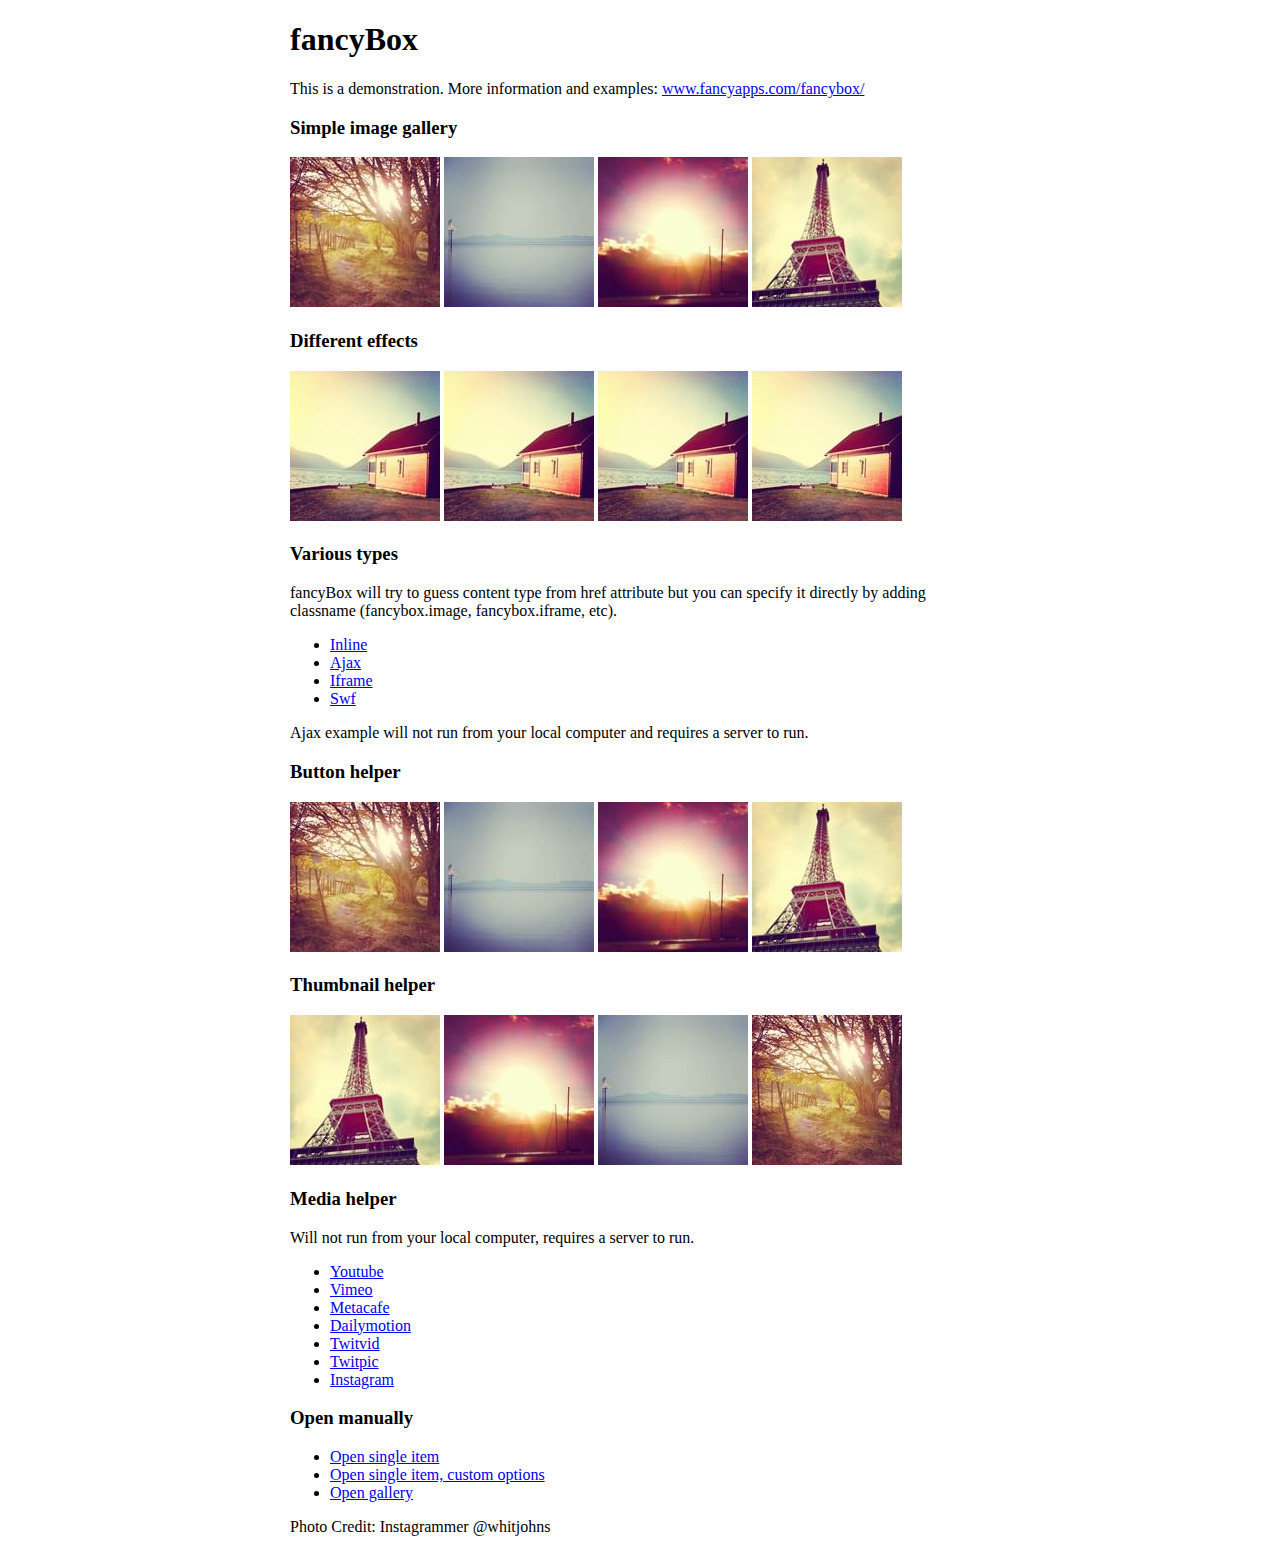
<file: fancybox/demo/index.html>
<!DOCTYPE html>
<html>
<head>
	<title>fancyBox - Fancy jQuery Lightbox Alternative | Demonstration</title>
	<meta http-equiv="Content-Type" content="text/html; charset=UTF-8" />

	<!-- Add jQuery library -->
	<script type="text/javascript" src="../lib/jquery-1.10.1.min.js"></script>

	<!-- Add mousewheel plugin (this is optional) -->
	<script type="text/javascript" src="../lib/jquery.mousewheel-3.0.6.pack.js"></script>

	<!-- Add fancyBox main JS and CSS files -->
	<script type="text/javascript" src="../source/jquery.fancybox.js?v=2.1.5"></script>
	<link rel="stylesheet" type="text/css" href="../source/jquery.fancybox.css?v=2.1.5" media="screen" />

	<!-- Add Button helper (this is optional) -->
	<link rel="stylesheet" type="text/css" href="../source/helpers/jquery.fancybox-buttons.css?v=1.0.5" />
	<script type="text/javascript" src="../source/helpers/jquery.fancybox-buttons.js?v=1.0.5"></script>

	<!-- Add Thumbnail helper (this is optional) -->
	<link rel="stylesheet" type="text/css" href="../source/helpers/jquery.fancybox-thumbs.css?v=1.0.7" />
	<script type="text/javascript" src="../source/helpers/jquery.fancybox-thumbs.js?v=1.0.7"></script>

	<!-- Add Media helper (this is optional) -->
	<script type="text/javascript" src="../source/helpers/jquery.fancybox-media.js?v=1.0.6"></script>

	<script type="text/javascript">
		$(document).ready(function() {
			/*
			 *  Simple image gallery. Uses default settings
			 */

			$('.fancybox').fancybox();

			/*
			 *  Different effects
			 */

			// Change title type, overlay closing speed
			$(".fancybox-effects-a").fancybox({
				helpers: {
					title : {
						type : 'outside'
					},
					overlay : {
						speedOut : 0
					}
				}
			});

			// Disable opening and closing animations, change title type
			$(".fancybox-effects-b").fancybox({
				openEffect  : 'none',
				closeEffect	: 'none',

				helpers : {
					title : {
						type : 'over'
					}
				}
			});

			// Set custom style, close if clicked, change title type and overlay color
			$(".fancybox-effects-c").fancybox({
				wrapCSS    : 'fancybox-custom',
				closeClick : true,

				openEffect : 'none',

				helpers : {
					title : {
						type : 'inside'
					},
					overlay : {
						css : {
							'background' : 'rgba(238,238,238,0.85)'
						}
					}
				}
			});

			// Remove padding, set opening and closing animations, close if clicked and disable overlay
			$(".fancybox-effects-d").fancybox({
				padding: 0,

				openEffect : 'elastic',
				openSpeed  : 150,

				closeEffect : 'elastic',
				closeSpeed  : 150,

				closeClick : true,

				helpers : {
					overlay : null
				}
			});

			/*
			 *  Button helper. Disable animations, hide close button, change title type and content
			 */

			$('.fancybox-buttons').fancybox({
				openEffect  : 'none',
				closeEffect : 'none',

				prevEffect : 'none',
				nextEffect : 'none',

				closeBtn  : false,

				helpers : {
					title : {
						type : 'inside'
					},
					buttons	: {}
				},

				afterLoad : function() {
					this.title = 'Image ' + (this.index + 1) + ' of ' + this.group.length + (this.title ? ' - ' + this.title : '');
				}
			});


			/*
			 *  Thumbnail helper. Disable animations, hide close button, arrows and slide to next gallery item if clicked
			 */

			$('.fancybox-thumbs').fancybox({
				prevEffect : 'none',
				nextEffect : 'none',

				closeBtn  : false,
				arrows    : false,
				nextClick : true,

				helpers : {
					thumbs : {
						width  : 50,
						height : 50
					}
				}
			});

			/*
			 *  Media helper. Group items, disable animations, hide arrows, enable media and button helpers.
			*/
			$('.fancybox-media')
				.attr('rel', 'media-gallery')
				.fancybox({
					openEffect : 'none',
					closeEffect : 'none',
					prevEffect : 'none',
					nextEffect : 'none',

					arrows : false,
					helpers : {
						media : {},
						buttons : {}
					}
				});

			/*
			 *  Open manually
			 */

			$("#fancybox-manual-a").click(function() {
				$.fancybox.open('1_b.jpg');
			});

			$("#fancybox-manual-b").click(function() {
				$.fancybox.open({
					href : 'iframe.html',
					type : 'iframe',
					padding : 5
				});
			});

			$("#fancybox-manual-c").click(function() {
				$.fancybox.open([
					{
						href : '1_b.jpg',
						title : 'My title'
					}, {
						href : '2_b.jpg',
						title : '2nd title'
					}, {
						href : '3_b.jpg'
					}
				], {
					helpers : {
						thumbs : {
							width: 75,
							height: 50
						}
					}
				});
			});


		});
	</script>
	<style type="text/css">
		.fancybox-custom .fancybox-skin {
			box-shadow: 0 0 50px #222;
		}

		body {
			max-width: 700px;
			margin: 0 auto;
		}
	</style>
</head>
<body>
	<h1>fancyBox</h1>

	<p>This is a demonstration. More information and examples: <a href="http://fancyapps.com/fancybox/">www.fancyapps.com/fancybox/</a></p>

	<h3>Simple image gallery</h3>
	<p>
		<a class="fancybox" href="1_b.jpg" data-fancybox-group="gallery" title="Lorem ipsum dolor sit amet"><img src="1_s.jpg" alt="" /></a>

		<a class="fancybox" href="2_b.jpg" data-fancybox-group="gallery" title="Etiam quis mi eu elit temp"><img src="2_s.jpg" alt="" /></a>

		<a class="fancybox" href="3_b.jpg" data-fancybox-group="gallery" title="Cras neque mi, semper leon"><img src="3_s.jpg" alt="" /></a>

		<a class="fancybox" href="4_b.jpg" data-fancybox-group="gallery" title="Sed vel sapien vel sem uno"><img src="4_s.jpg" alt="" /></a>
	</p>

	<h3>Different effects</h3>
	<p>
		<a class="fancybox-effects-a" href="5_b.jpg" title="Lorem ipsum dolor sit amet, consectetur adipiscing elit"><img src="5_s.jpg" alt="" /></a>

		<a class="fancybox-effects-b" href="5_b.jpg" title="Lorem ipsum dolor sit amet, consectetur adipiscing elit"><img src="5_s.jpg" alt="" /></a>

		<a class="fancybox-effects-c" href="5_b.jpg" title="Lorem ipsum dolor sit amet, consectetur adipiscing elit"><img src="5_s.jpg" alt="" /></a>

		<a class="fancybox-effects-d" href="5_b.jpg" title="Lorem ipsum dolor sit amet, consectetur adipiscing elit"><img src="5_s.jpg" alt="" /></a>
	</p>

	<h3>Various types</h3>
	<p>
		fancyBox will try to guess content type from href attribute but you can specify it directly by adding classname (fancybox.image, fancybox.iframe, etc).
	</p>
	<ul>
		<li><a class="fancybox" href="#inline1" title="Lorem ipsum dolor sit amet">Inline</a></li>
		<li><a class="fancybox fancybox.ajax" href="ajax.txt">Ajax</a></li>
		<li><a class="fancybox fancybox.iframe" href="iframe.html">Iframe</a></li>
		<li><a class="fancybox" href="http://www.adobe.com/jp/events/cs3_web_edition_tour/swfs/perform.swf">Swf</a></li>
	</ul>

	<div id="inline1" style="width:400px;display: none;">
		<h3>Etiam quis mi eu elit</h3>
		<p>
			Lorem ipsum dolor sit amet, consectetur adipiscing elit. Etiam quis mi eu elit tempor facilisis id et neque. Nulla sit amet sem sapien. Vestibulum imperdiet porta ante ac ornare. Nulla et lorem eu nibh adipiscing ultricies nec at lacus. Cras laoreet ultricies sem, at blandit mi eleifend aliquam. Nunc enim ipsum, vehicula non pretium varius, cursus ac tortor. Vivamus fringilla congue laoreet. Quisque ultrices sodales orci, quis rhoncus justo auctor in. Phasellus dui eros, bibendum eu feugiat ornare, faucibus eu mi. Nunc aliquet tempus sem, id aliquam diam varius ac. Maecenas nisl nunc, molestie vitae eleifend vel, iaculis sed magna. Aenean tempus lacus vitae orci posuere porttitor eget non felis. Donec lectus elit, aliquam nec eleifend sit amet, vestibulum sed nunc.
		</p>
	</div>

	<p>
		Ajax example will not run from your local computer and requires a server to run.
	</p>

	<h3>Button helper</h3>
	<p>
		<a class="fancybox-buttons" data-fancybox-group="button" href="1_b.jpg"><img src="1_s.jpg" alt="" /></a>

		<a class="fancybox-buttons" data-fancybox-group="button" href="2_b.jpg"><img src="2_s.jpg" alt="" /></a>

		<a class="fancybox-buttons" data-fancybox-group="button" href="3_b.jpg"><img src="3_s.jpg" alt="" /></a>

		<a class="fancybox-buttons" data-fancybox-group="button" href="4_b.jpg"><img src="4_s.jpg" alt="" /></a>
	</p>

	<h3>Thumbnail helper</h3>
	<p>
		<a class="fancybox-thumbs" data-fancybox-group="thumb" href="4_b.jpg"><img src="4_s.jpg" alt="" /></a>

		<a class="fancybox-thumbs" data-fancybox-group="thumb" href="3_b.jpg"><img src="3_s.jpg" alt="" /></a>

		<a class="fancybox-thumbs" data-fancybox-group="thumb" href="2_b.jpg"><img src="2_s.jpg" alt="" /></a>

		<a class="fancybox-thumbs" data-fancybox-group="thumb" href="1_b.jpg"><img src="1_s.jpg" alt="" /></a>
	</p>

	<h3>Media helper</h3>
	<p>
		Will not run from your local computer, requires a server to run.
	</p>

	<ul>
		<li><a class="fancybox-media" href="http://www.youtube.com/watch?v=opj24KnzrWo">Youtube</a></li>
		<li><a class="fancybox-media" href="http://vimeo.com/47480346">Vimeo</a></li>
		<li><a class="fancybox-media" href="http://www.metacafe.com/watch/7635964/">Metacafe</a></li>
		<li><a class="fancybox-media" href="http://www.dailymotion.com/video/xoeylt_electric-guest-this-head-i-hold_music">Dailymotion</a></li>
		<li><a class="fancybox-media" href="http://twitvid.com/QY7MD">Twitvid</a></li>
		<li><a class="fancybox-media" href="http://twitpic.com/7p93st">Twitpic</a></li>
		<li><a class="fancybox-media" href="http://instagr.am/p/IejkuUGxQn">Instagram</a></li>
	</ul>

	<h3>Open manually</h3>
	<ul>
		<li><a id="fancybox-manual-a" href="javascript:;">Open single item</a></li>
		<li><a id="fancybox-manual-b" href="javascript:;">Open single item, custom options</a></li>
		<li><a id="fancybox-manual-c" href="javascript:;">Open gallery</a></li>
	</ul>

	<p>
		Photo Credit: Instagrammer @whitjohns
	</p>
</body>
</html>
</file>
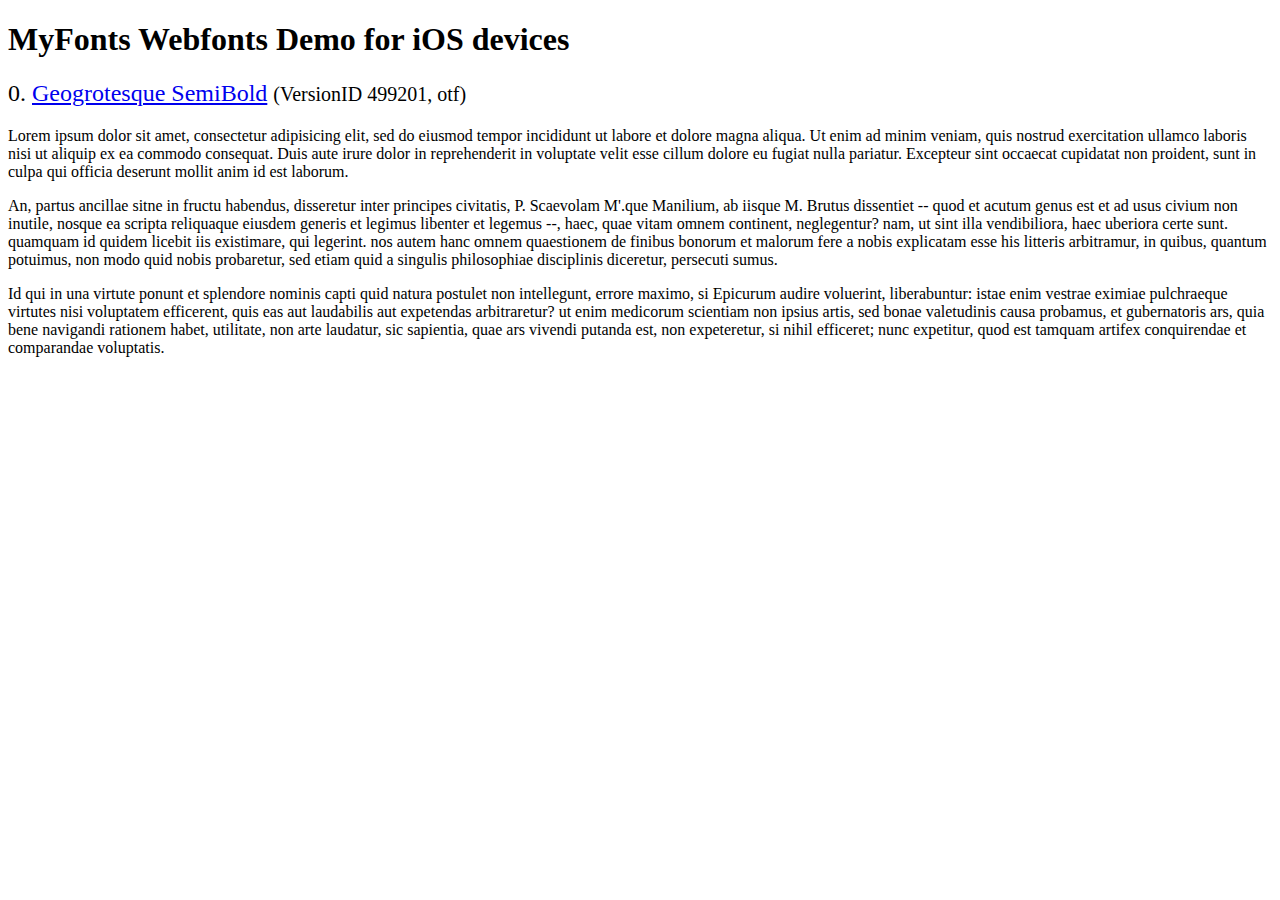
<file: flexslider/demo/fonts/webfonts/geo-semibold/svg/index.html>
<!DOCTYPE html>
<html>
<head>
<title>MyFonts Webfonts Demo for iOS devices</title>
<meta http-equiv="content-type" content="text/html; charset=utf-8" />

<style type="text/css" media="all">

	h2 {
		 font-weight:normal;
	}

		
	@font-face {
		font-family:"Geogrotesque-SemiBold";
		src:url("style_169898.svg#Geogrotesque-SemiBold") format("svg");
	}
	
	.webfont_0 {
		font-family: Geogrotesque-SemiBold;
	}
		
</style>

</head>

<body>

<h1>MyFonts Webfonts Demo for iOS devices</h1>


<h2>0. <span class='webfont_0'><a href='http://new.myfonts.com/search/style::169898/'>Geogrotesque SemiBold</a></span>
<small>(VersionID 499201, otf)</small>
</h2>

<p class='webfont_0'>Lorem ipsum dolor sit amet, consectetur adipisicing elit, sed do eiusmod tempor incididunt ut labore et dolore magna aliqua. Ut enim ad minim veniam, quis nostrud exercitation ullamco laboris nisi ut aliquip ex ea commodo consequat. Duis aute irure dolor in reprehenderit in voluptate velit esse cillum dolore eu fugiat nulla pariatur. Excepteur sint occaecat cupidatat non proident, sunt in culpa qui officia deserunt mollit anim id est laborum.</p>

<p class='webfont_0'>An, partus ancillae sitne in fructu habendus, disseretur inter principes civitatis, P. Scaevolam M'.que Manilium, ab iisque M. Brutus dissentiet -- quod et acutum genus est et ad usus civium non inutile, nosque ea scripta reliquaque eiusdem generis et legimus libenter et legemus --, haec, quae vitam omnem continent, neglegentur? nam, ut sint illa vendibiliora, haec uberiora certe sunt. quamquam id quidem licebit iis existimare, qui legerint. nos autem hanc omnem quaestionem de finibus bonorum et malorum fere a nobis explicatam esse his litteris arbitramur, in quibus, quantum potuimus, non modo quid nobis probaretur, sed etiam quid a singulis philosophiae disciplinis diceretur, persecuti sumus.</p>

<p class='webfont_0'>Id qui in una virtute ponunt et splendore nominis capti quid natura postulet non intellegunt, errore maximo, si Epicurum audire voluerint, liberabuntur: istae enim vestrae eximiae pulchraeque virtutes nisi voluptatem efficerent, quis eas aut laudabilis aut expetendas arbitraretur? ut enim medicorum scientiam non ipsius artis, sed bonae valetudinis causa probamus, et gubernatoris ars, quia bene navigandi rationem habet, utilitate, non arte laudatur, sic sapientia, quae ars vivendi putanda est, non expeteretur, si nihil efficeret; nunc expetitur, quod est tamquam artifex conquirendae et comparandae voluptatis.</p>




</body>
</html>
</file>
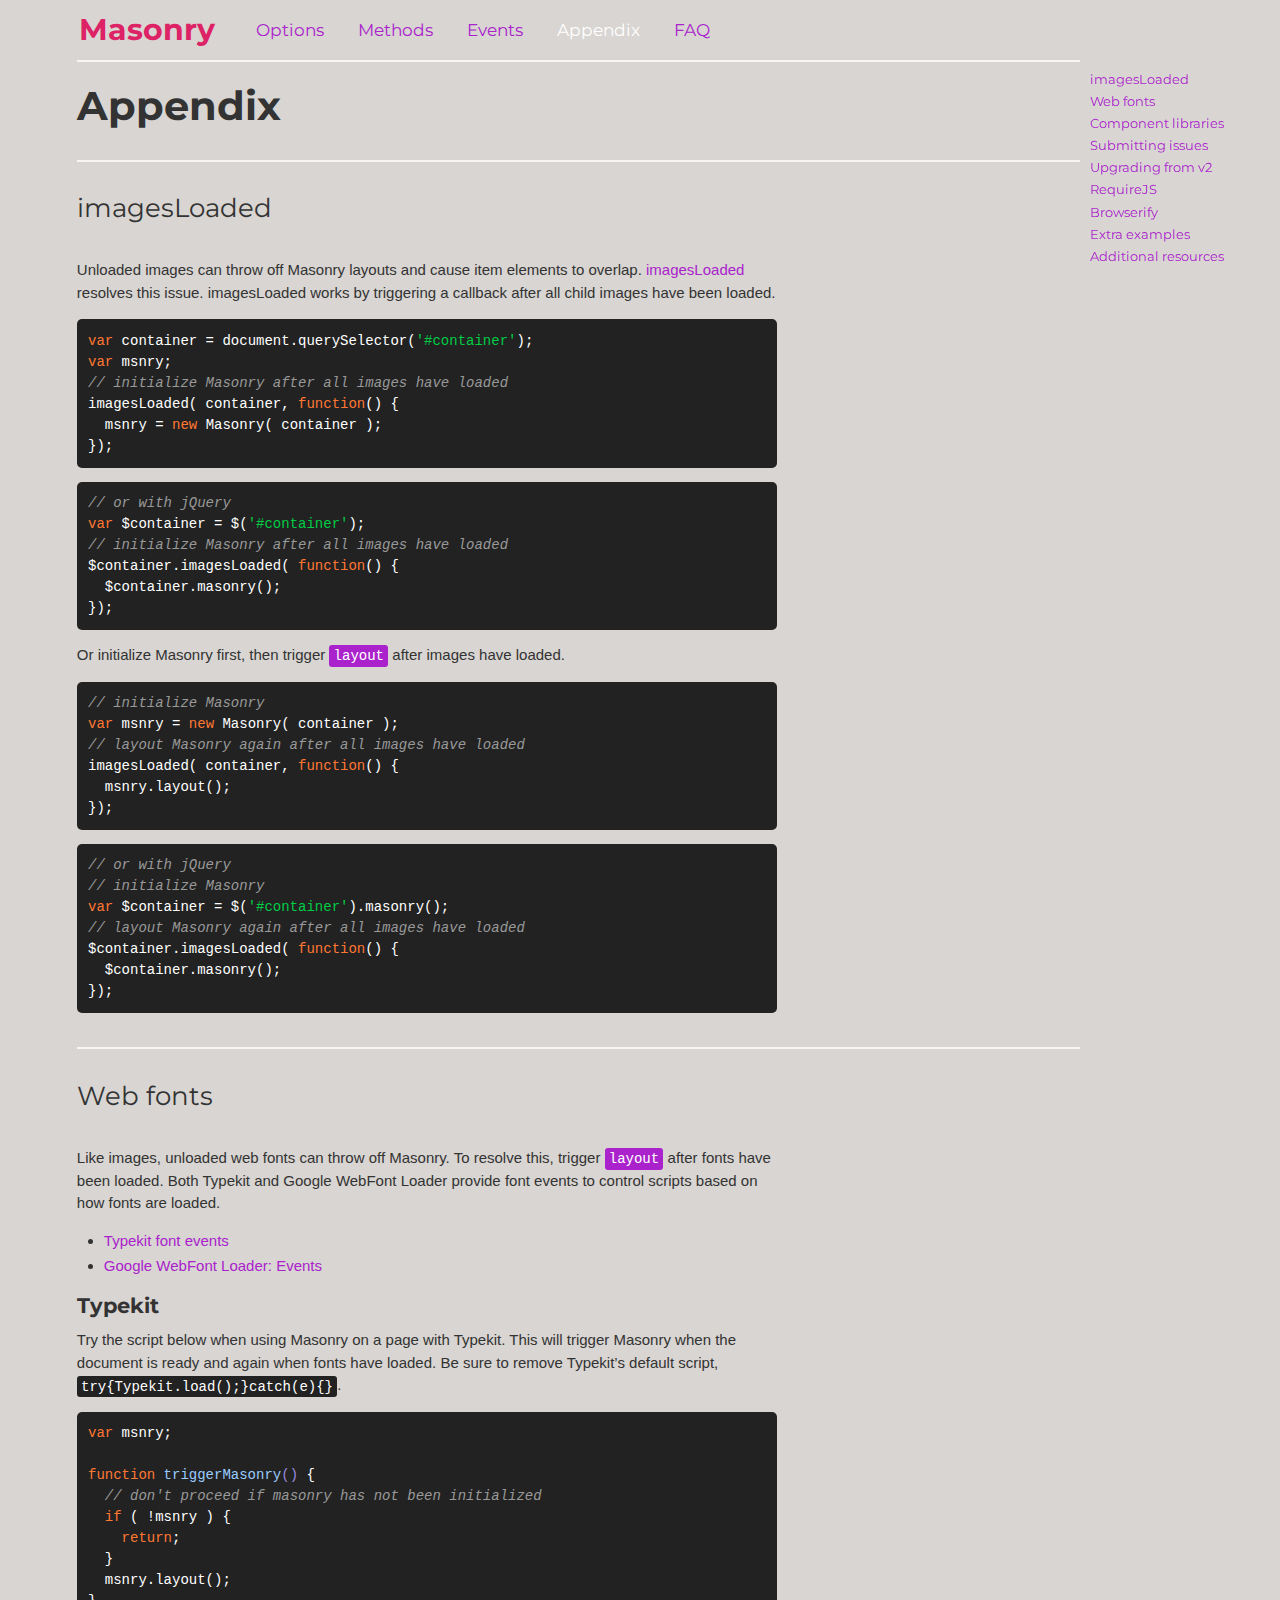
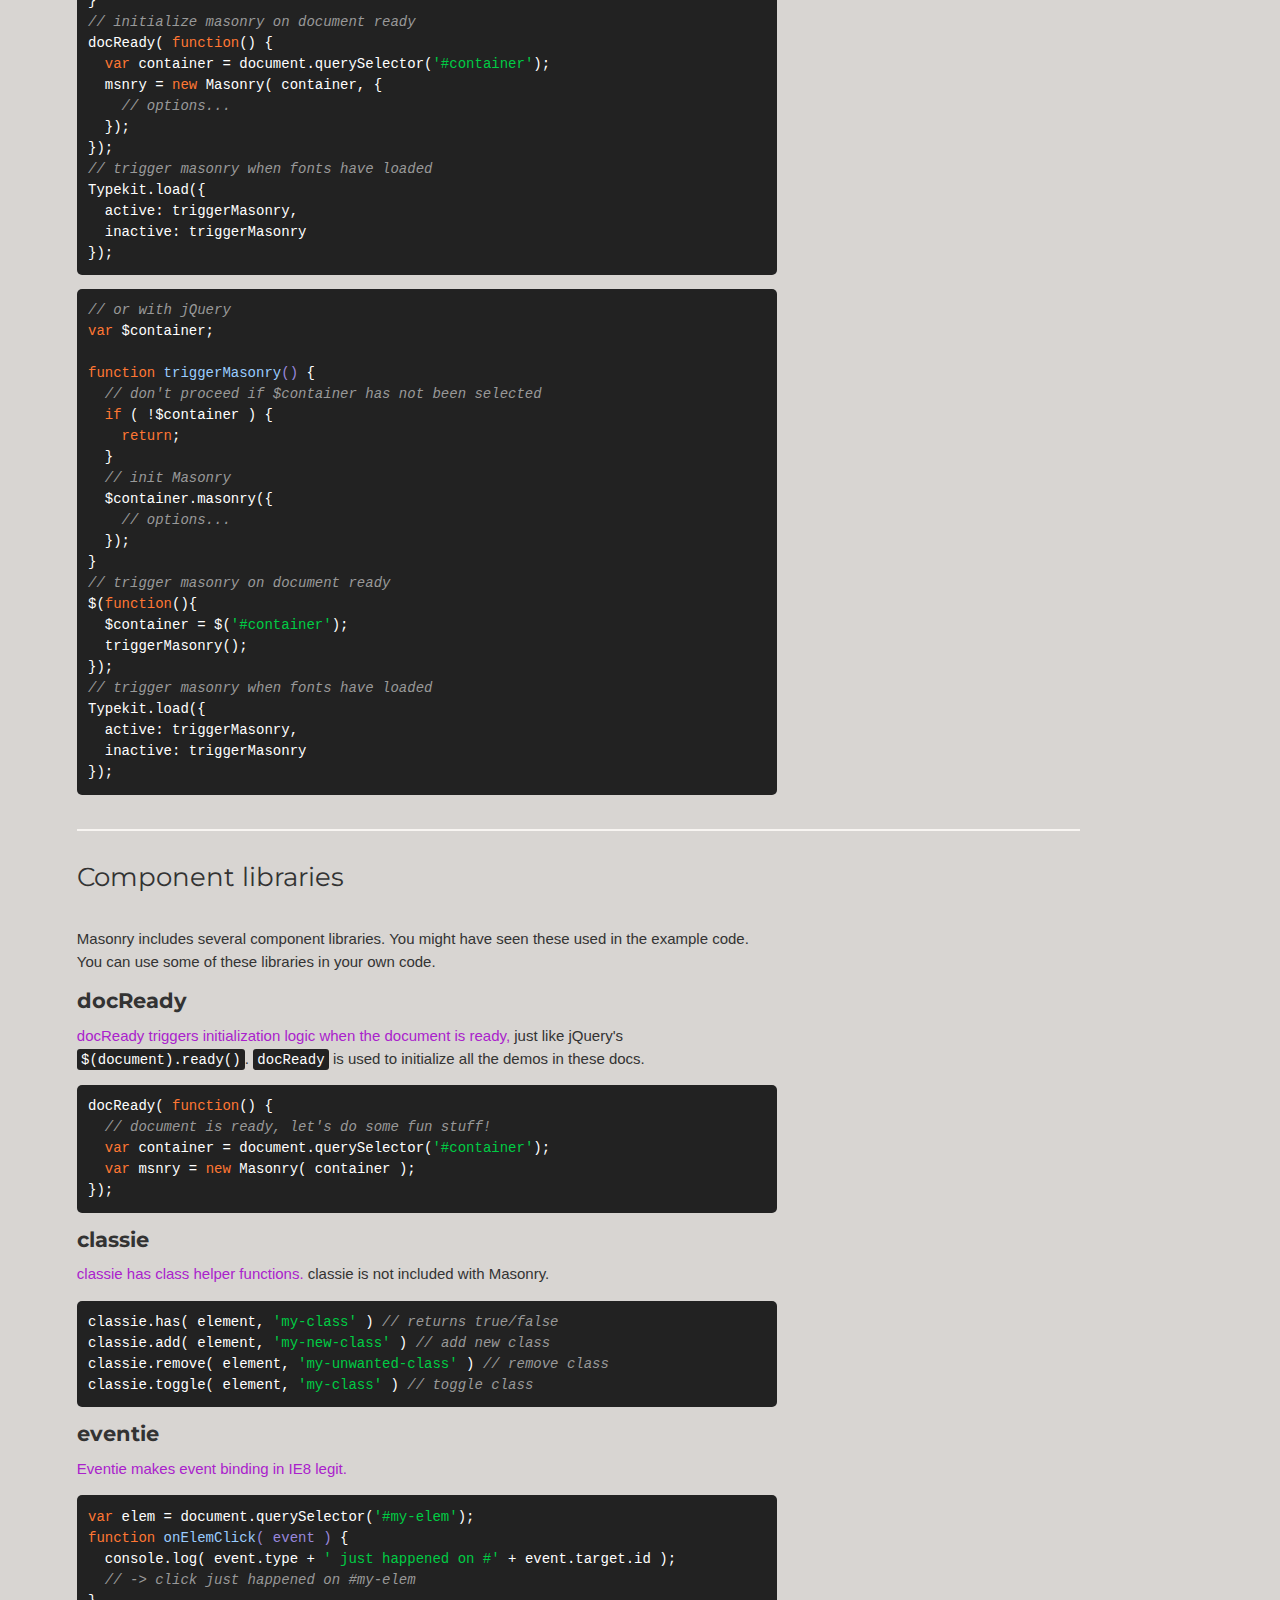
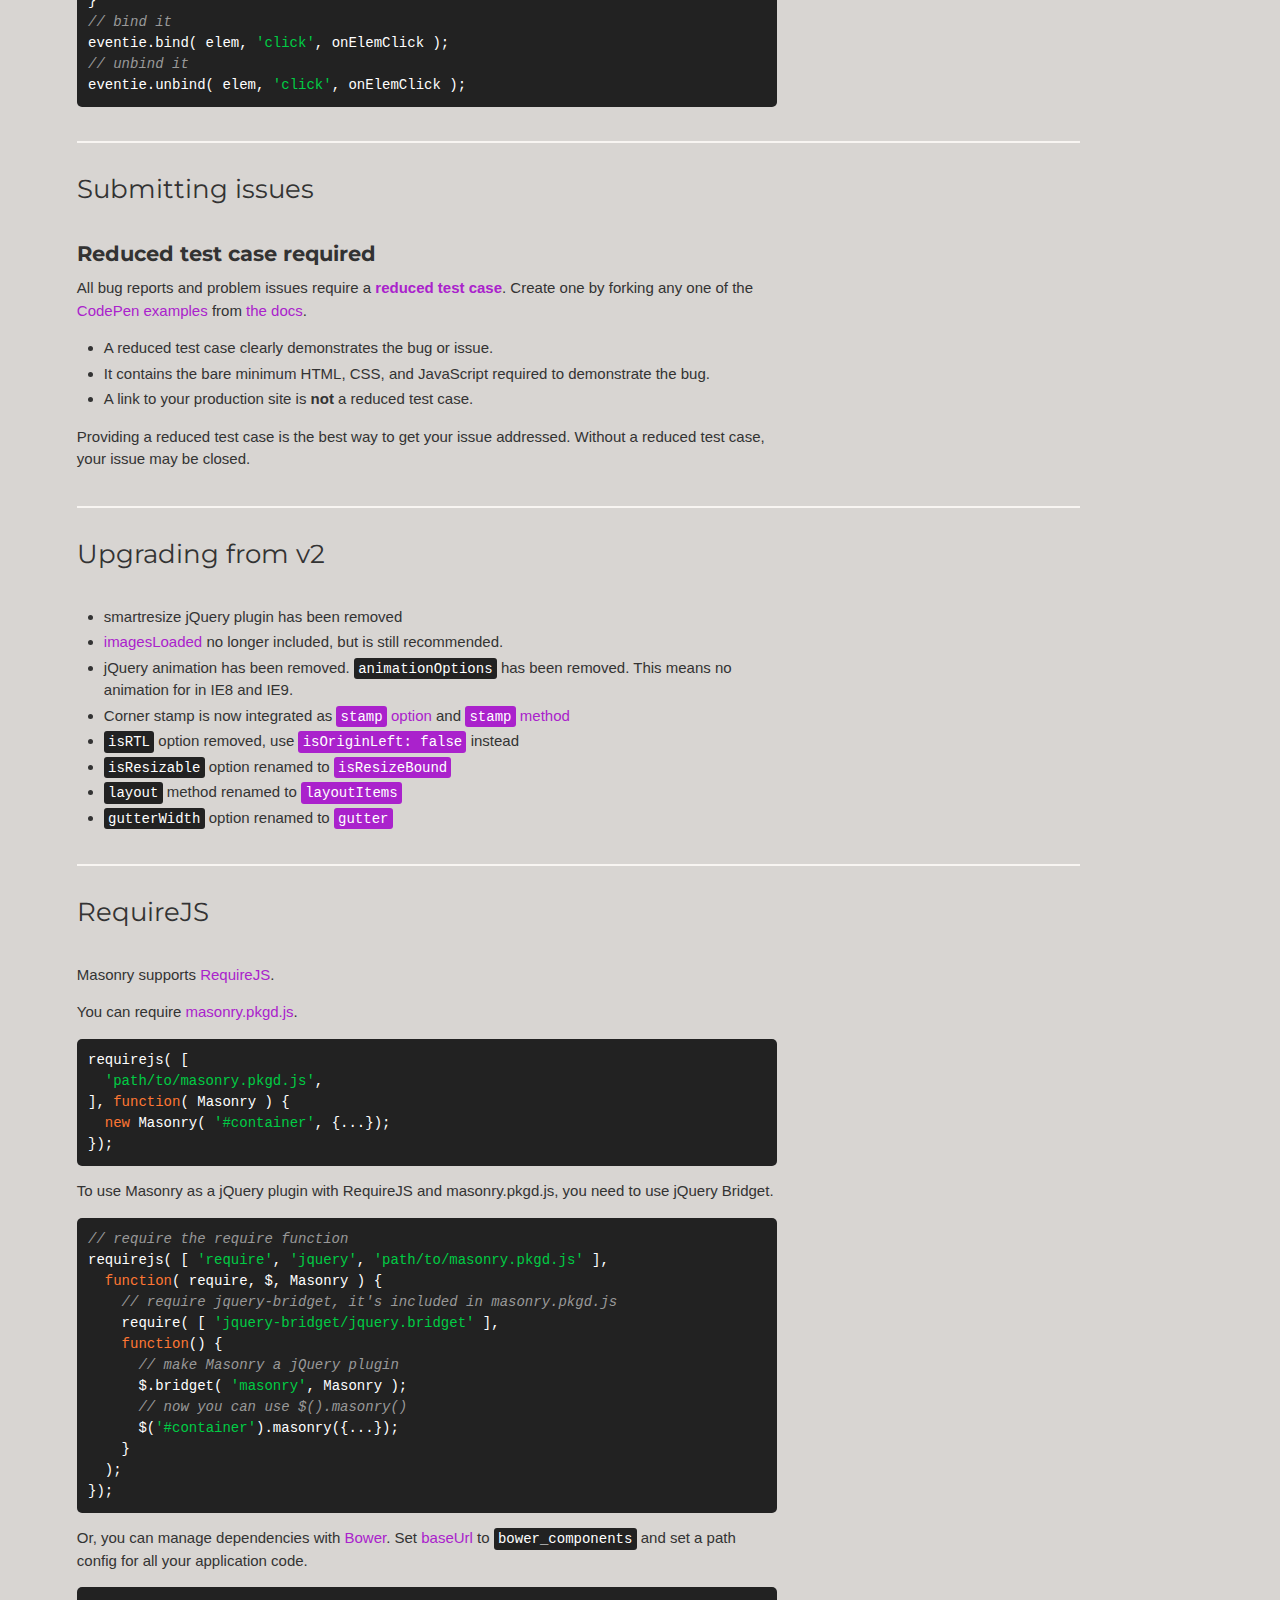
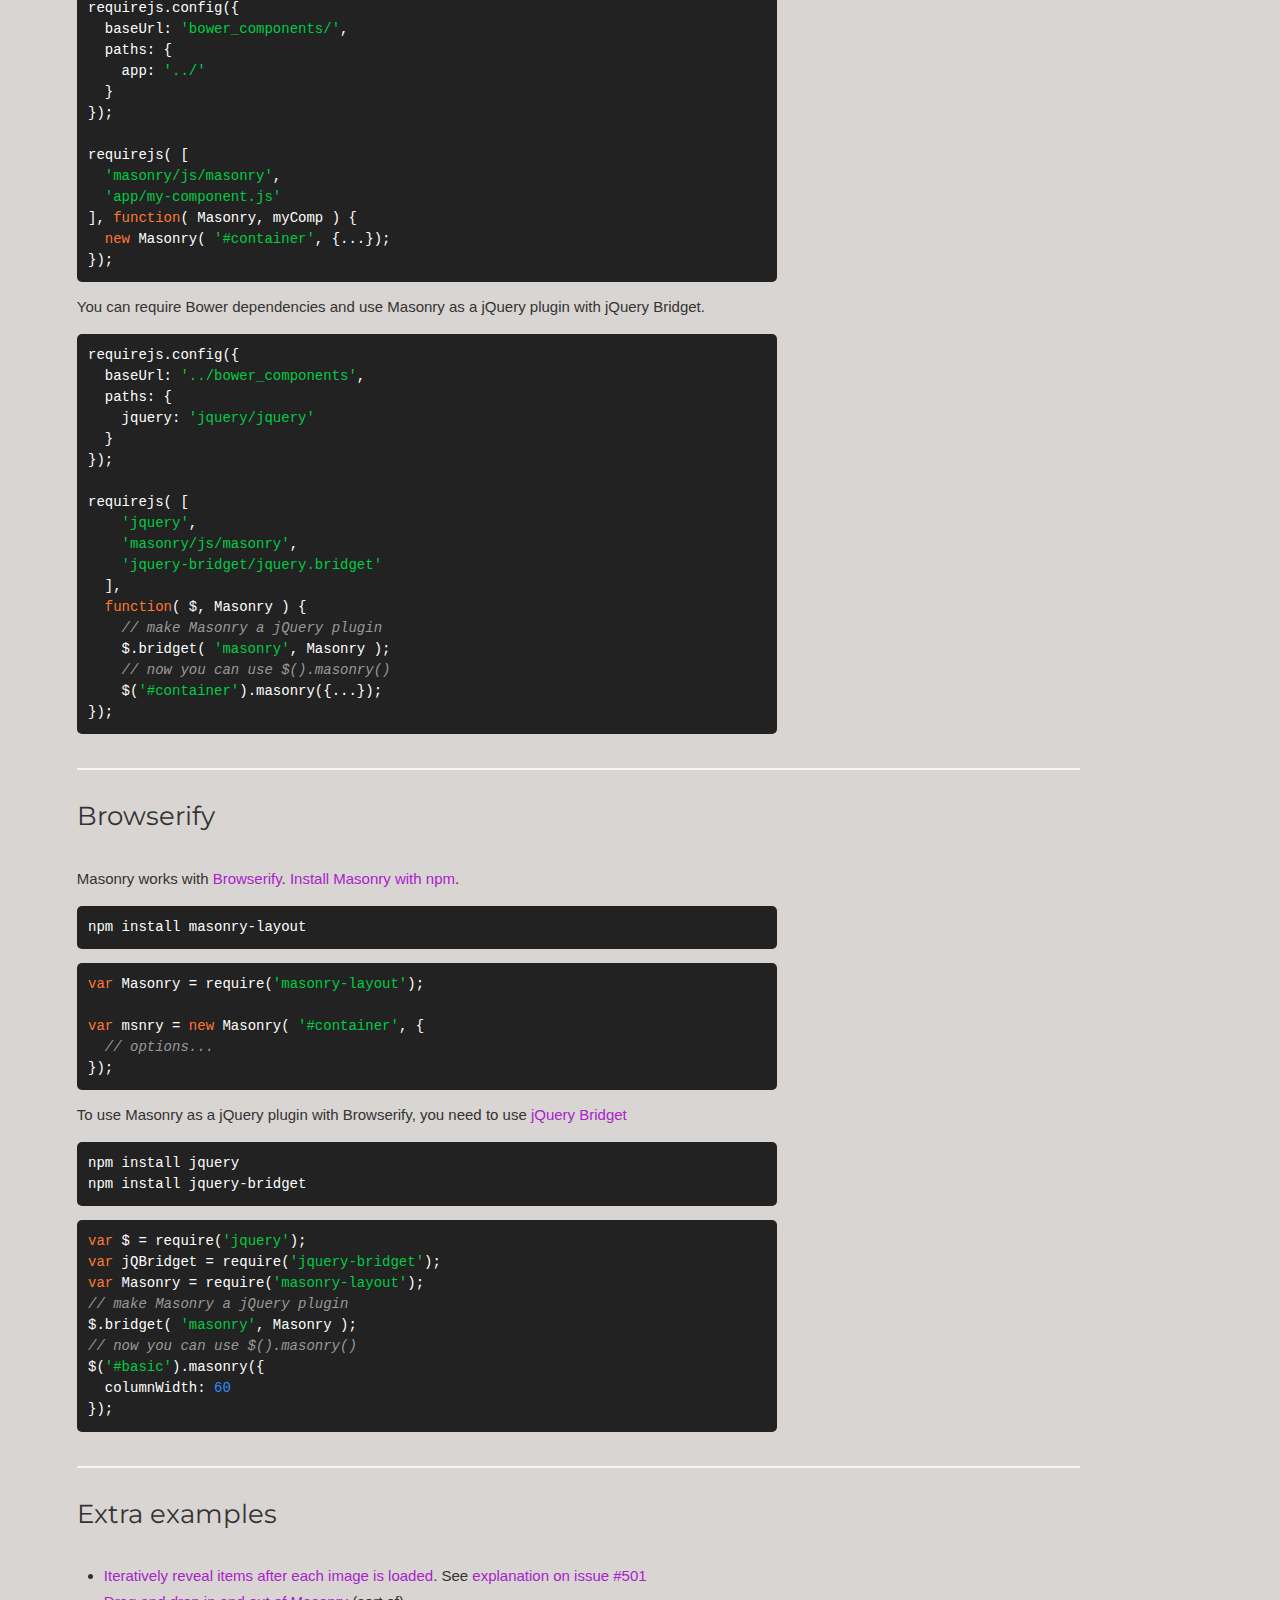
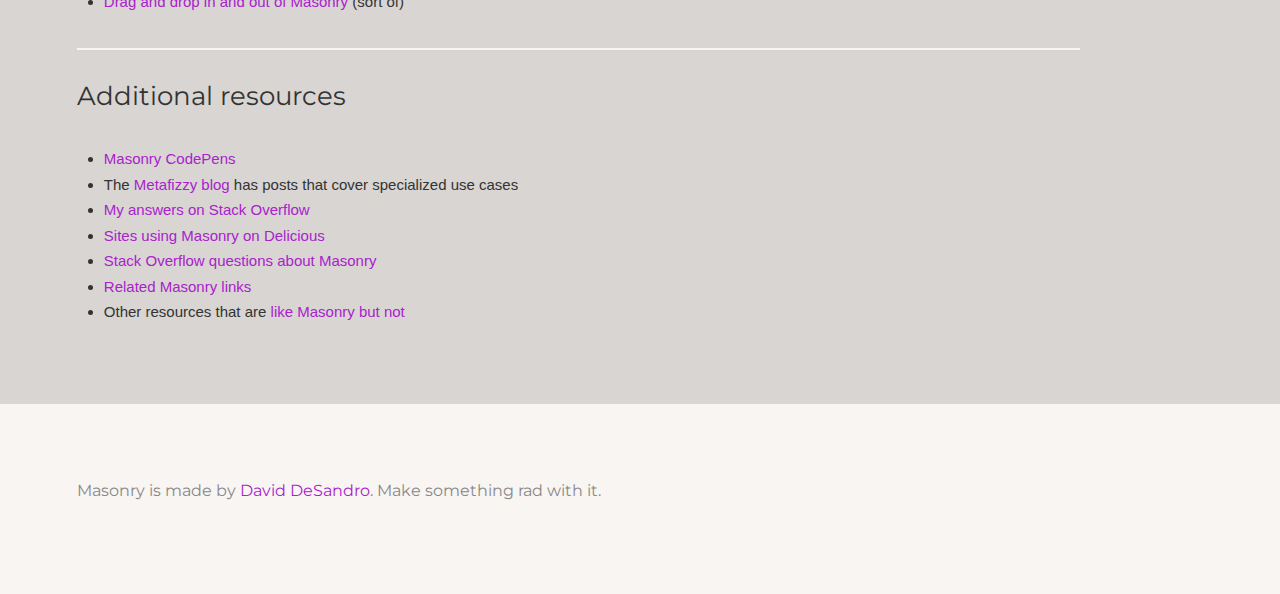
<file: masonry/appendix.html>
<!doctype html>
<!--[if lte IE 8]>     <html class="lt-ie9"> <![endif]-->
<!--[if gt IE 8]><!--> <html class=""> <!--<![endif]-->
<head>
  <meta charset="utf-8" />
  <meta http-equiv="X-UA-Compatible" content="IE=edge,chrome=1" />
  <meta name="viewport" content="width=device-width" />
  <meta name="description" content="Cascading grid layout library" />

  <title>Masonry Appendix</title>

  <link rel="stylesheet" href="http://fonts.googleapis.com/css?family=Montserrat:400,700" />

  
    <!-- DEV MODE - including each .css file -->
    
      <link rel="stylesheet" href="bower_components/normalize-css/normalize.css" />
    
      <link rel="stylesheet" href="css/base.css" />
    
      <link rel="stylesheet" href="css/code.css" />
    
      <link rel="stylesheet" href="css/demos.css" />
    
      <link rel="stylesheet" href="css/footer.css" />
    
      <link rel="stylesheet" href="css/hero.css" />
    
      <link rel="stylesheet" href="css/icons.css" />
    
      <link rel="stylesheet" href="css/index.css" />
    
      <link rel="stylesheet" href="css/layout.css" />
    
      <link rel="stylesheet" href="css/modules.css" />
    
      <link rel="stylesheet" href="css/site-nav.css" />
    
  

  
  <meta name="twitter:card" content="summary" />
  <meta name="twitter:site" content="@desandro" />
  <meta name="twitter:url" content="http://masonry.desandro.com/appendix.html" />
  <meta name="twitter:title" content="Masonry Appendix" />
  <meta name="twitter:description" content="Cascading grid layout library" />

</head>
<body class="appendix-page" data-page="appendix">

  <div id="site-nav">
    <div class="primary-content">
      <h1><a href=".">Masonry</a></h1>
      <ol>
        <li class="nav-options"><a href="options.html">Options</a></li>
        <li class="nav-methods"><a href="methods.html">Methods</a></li>
        <li class="nav-events"><a href="events.html">Events</a></li>
        <li class="nav-appendix"><a href="appendix.html">Appendix</a></li>
        <li class="nav-faq"><a href="faq.html">FAQ</a></li>
      </ol>
    </div>
  </div>

  
  

  <div id="content">

    <div class="primary-content">
      
        <h1>Appendix</h1>
        

      
      
        <ul id="page-nav">
          
            <li><a href="#imagesloaded">imagesLoaded</a></li>
          
            <li><a href="#web-fonts">Web fonts</a></li>
          
            <li><a href="#component-libraries">Component libraries</a></li>
          
            <li><a href="#submitting-issues">Submitting issues</a></li>
          
            <li><a href="#upgrading-from-v2">Upgrading from v2</a></li>
          
            <li><a href="#requirejs">RequireJS</a></li>
          
            <li><a href="#browserify">Browserify</a></li>
          
            <li><a href="#extra-examples">Extra examples</a></li>
          
            <li><a href="#additional-resources">Additional resources</a></li>
          
        </ul>
      
    </div>

    
    
<div class="primary-content">

<h2 id="imagesloaded">imagesLoaded</h2>

<p>Unloaded images can throw off Masonry layouts and cause item elements to overlap. <a href="http://imagesloaded.desandro.com">imagesLoaded</a> resolves this issue. imagesLoaded works by triggering a callback after all child images have been loaded.</p>

<pre><code class="js"><span class="keyword">var</span> container = document.querySelector(<span class="string">'#container'</span>);
<span class="keyword">var</span> msnry;
<span class="comment">// initialize Masonry after all images have loaded</span>
imagesLoaded( container, <span class="keyword">function</span>() {
  msnry = <span class="keyword">new</span> Masonry( container );
});</code></pre>

<pre><code class="js"><span class="comment">// or with jQuery</span>
<span class="keyword">var</span> $container = $(<span class="string">'#container'</span>);
<span class="comment">// initialize Masonry after all images have loaded  </span>
$container.imagesLoaded( <span class="keyword">function</span>() {
  $container.masonry();
});</code></pre>


<p>Or initialize Masonry first, then trigger <a href="methods.html#layout"><code>layout</code></a> after images have loaded.</p>

<pre><code class="js"><span class="comment">// initialize Masonry</span>
<span class="keyword">var</span> msnry = <span class="keyword">new</span> Masonry( container );
<span class="comment">// layout Masonry again after all images have loaded</span>
imagesLoaded( container, <span class="keyword">function</span>() {
  msnry.layout();
});</code></pre>

<pre><code class="js"><span class="comment">// or with jQuery</span>
<span class="comment">// initialize Masonry</span>
<span class="keyword">var</span> $container = $(<span class="string">'#container'</span>).masonry();
<span class="comment">// layout Masonry again after all images have loaded</span>
$container.imagesLoaded( <span class="keyword">function</span>() {
  $container.masonry();
});</code></pre>


</div><div class="primary-content">

<h2 id="web-fonts">Web fonts</h2>

<p>Like images, unloaded web fonts can throw off Masonry. To resolve this, trigger <a href="methods.html#layout"><code>layout</code></a> after fonts have been loaded. Both Typekit and Google WebFont Loader provide font events to control scripts based on how fonts are loaded.</p>

<ul>
  <li><a href="http://blog.typekit.com/2010/10/18/more-control-with-typekits-font-events/">Typekit font events</a></li>
  <li><a href="https://developers.google.com/webfonts/docs/webfont_loader#Events">Google WebFont Loader: Events</a></li>
</ul>

<h3 id="typekit">Typekit</h3>

<p>Try the script below when using Masonry on a page with Typekit. This will trigger Masonry when the document is ready and again when fonts have loaded. Be sure to remove Typekit’s default script, <code>try{Typekit.load();}catch(e){}</code>.</p>

<pre><code class="js"><span class="keyword">var</span> msnry;

<span class="function"><span class="keyword">function</span> <span class="title">triggerMasonry</span><span class="params">()</span> {</span>
  <span class="comment">// don't proceed if masonry has not been initialized</span>
  <span class="keyword">if</span> ( !msnry ) {
    <span class="keyword">return</span>;
  }
  msnry.layout();
}
<span class="comment">// initialize masonry on document ready</span>
docReady( <span class="keyword">function</span>() {
  <span class="keyword">var</span> container = document.querySelector(<span class="string">'#container'</span>);
  msnry = <span class="keyword">new</span> Masonry( container, {
    <span class="comment">// options...</span>
  });
});
<span class="comment">// trigger masonry when fonts have loaded</span>
Typekit.load({
  active: triggerMasonry,
  inactive: triggerMasonry
});</code></pre>


<pre><code class="js"><span class="comment">// or with jQuery</span>
<span class="keyword">var</span> $container;

<span class="function"><span class="keyword">function</span> <span class="title">triggerMasonry</span><span class="params">()</span> {</span>
  <span class="comment">// don't proceed if $container has not been selected</span>
  <span class="keyword">if</span> ( !$container ) {
    <span class="keyword">return</span>;
  }
  <span class="comment">// init Masonry</span>
  $container.masonry({
    <span class="comment">// options...</span>
  });
}
<span class="comment">// trigger masonry on document ready</span>
$(<span class="keyword">function</span>(){
  $container = $(<span class="string">'#container'</span>);
  triggerMasonry();
});
<span class="comment">// trigger masonry when fonts have loaded</span>
Typekit.load({
  active: triggerMasonry,
  inactive: triggerMasonry
});</code></pre>


</div><div class="primary-content">

<h2 id="component-libraries">Component libraries</h2>

<p>Masonry includes several component libraries. You might have seen these used in the example code. You can use some of these libraries in your own code.</p>

<h3 id="docready">docReady</h3>

<p><a href="https://github.com/desandro/doc-ready">docReady triggers initialization logic when the document is ready,</a> just like jQuery's <code>$(document).ready()</code>. <code>docReady</code> is used to initialize all the demos in these docs.</p>

<pre><code class="js">docReady( <span class="keyword">function</span>() {
  <span class="comment">// document is ready, let's do some fun stuff!</span>
  <span class="keyword">var</span> container = document.querySelector(<span class="string">'#container'</span>);
  <span class="keyword">var</span> msnry = <span class="keyword">new</span> Masonry( container );
});</code></pre>


<h3 id="classie">classie</h3>

<p><a href="https://github.com/desandro/classie">classie has class helper functions.</a> classie is not included with Masonry.</p>

<pre><code class="js">classie.has( element, <span class="string">'my-class'</span> ) <span class="comment">// returns true/false</span>
classie.add( element, <span class="string">'my-new-class'</span> ) <span class="comment">// add new class</span>
classie.remove( element, <span class="string">'my-unwanted-class'</span> ) <span class="comment">// remove class</span>
classie.toggle( element, <span class="string">'my-class'</span> ) <span class="comment">// toggle class</span></code></pre>


<h3 id="eventie">eventie</h3>

<p><a href="https://github.com/desandro/eventie">Eventie makes event binding in IE8 legit.</a></p>

<pre><code class="js"><span class="keyword">var</span> elem = document.querySelector(<span class="string">'#my-elem'</span>);
<span class="function"><span class="keyword">function</span> <span class="title">onElemClick</span><span class="params">( event )</span> {</span>
  console.log( event.type + <span class="string">' just happened on #'</span> + event.target.id );
  <span class="comment">// -&gt; click just happened on #my-elem</span>
}
<span class="comment">// bind it</span>
eventie.bind( elem, <span class="string">'click'</span>, onElemClick );
<span class="comment">// unbind it</span>
eventie.unbind( elem, <span class="string">'click'</span>, onElemClick );</code></pre>

</div><div id="submitting-issues" class="primary-content">

<h2 id="submitting-issues">Submitting issues</h2>
<h3 id="reduced-test-case-required">Reduced test case required</h3>
<p>All bug reports and problem issues require a <a href="http://css-tricks.com/reduced-test-cases/"><strong>reduced test case</strong></a>. Create one by forking any one of the <a href="http://codepen.io/desandro/tag/masonry-docs">CodePen examples</a> from <a href="http://masonry.desanro.com">the docs</a>.</p>
<ul>
<li>A reduced test case clearly demonstrates the bug or issue.</li>
<li>It contains the bare minimum HTML, CSS, and JavaScript required to demonstrate the bug.</li>
<li>A link to your production site is <strong>not</strong> a reduced test case.</li>
</ul>
<p>Providing a reduced test case is the best way to get your issue addressed. Without a reduced test case, your issue may be closed.</p>


</div><div class="primary-content">

<h2 id="upgrading-from-v2">Upgrading from v2</h2>

<ul>
  <li>smartresize jQuery plugin has been removed</li>
  <li><a href="http://desandro.github.io/imagesloaded/">imagesLoaded</a> no longer included, but is still recommended.</li>
  <li>jQuery animation has been removed. <code>animationOptions</code> has been removed. This means no animation for in IE8 and IE9.</li>
  <li>Corner stamp is now integrated as <a href="options.html#stamp"><code>stamp</code> option</a> and <a href="methods.html#stamp"><code>stamp</code> method</a></li>
  <li><code>isRTL</code> option removed, use <a href="options.html#isoriginleft"><code>isOriginLeft: false</code></a> instead</li>
  <li><code>isResizable</code> option renamed to <a href="options.html#isresizebound"><code>isResizeBound</code></a></li>
  <li><code>layout</code> method renamed to <a href="methods.html#layoutitems"><code>layoutItems</code></a></li>
  <li><code>gutterWidth</code> option renamed to <a href="options.html#gutter"><code>gutter</code></a></li>
</ul>

</div><div class="primary-content">

<h2 id="requirejs">RequireJS</h2>

<p>Masonry supports <a href="http://requirejs.org">RequireJS</a>.</p>

<p>You can require <a href="masonry.pkgd.js">masonry.pkgd.js</a>.</p>

<pre><code class="js">requirejs( [
  <span class="string">'path/to/masonry.pkgd.js'</span>,
], <span class="keyword">function</span>( Masonry ) {
  <span class="keyword">new</span> Masonry( <span class="string">'#container'</span>, {...});
});</code></pre>


<p id="requirejs-pkgd-jquery">To use Masonry as a jQuery plugin with RequireJS and masonry.pkgd.js, you need to use jQuery Bridget.</p>


<pre><code class="js"><span class="comment">// require the require function</span>
requirejs( [ <span class="string">'require'</span>, <span class="string">'jquery'</span>, <span class="string">'path/to/masonry.pkgd.js'</span> ],
  <span class="keyword">function</span>( require, $, Masonry ) {
    <span class="comment">// require jquery-bridget, it's included in masonry.pkgd.js</span>
    require( [ <span class="string">'jquery-bridget/jquery.bridget'</span> ],
    <span class="keyword">function</span>() {
      <span class="comment">// make Masonry a jQuery plugin</span>
      $.bridget( <span class="string">'masonry'</span>, Masonry );
      <span class="comment">// now you can use $().masonry()</span>
      $(<span class="string">'#container'</span>).masonry({...});
    }
  );
});</code></pre>


<p id="requirejs-bower">Or, you can manage dependencies with <a href="http://bower.io">Bower</a>. Set <a href="http://requirejs.org/docs/api.html#config-baseUrl">baseUrl</a> to <code>bower_components</code> and set a path config for all your application code.</p>

<pre><code class="js">requirejs.config({
  baseUrl: <span class="string">'bower_components/'</span>,
  paths: {
    app: <span class="string">'../'</span>
  }
});

requirejs( [
  <span class="string">'masonry/js/masonry'</span>,
  <span class="string">'app/my-component.js'</span>
], <span class="keyword">function</span>( Masonry, myComp ) {
  <span class="keyword">new</span> Masonry( <span class="string">'#container'</span>, {...});
});</code></pre>


<p id="requirejs-bower-jquery">You can require Bower dependencies and use Masonry as a jQuery plugin with jQuery Bridget.</p>

<pre><code class="js">requirejs.config({
  baseUrl: <span class="string">'../bower_components'</span>,
  paths: {
    jquery: <span class="string">'jquery/jquery'</span>
  }
});

requirejs( [
    <span class="string">'jquery'</span>,
    <span class="string">'masonry/js/masonry'</span>,
    <span class="string">'jquery-bridget/jquery.bridget'</span>
  ],
  <span class="keyword">function</span>( $, Masonry ) {
    <span class="comment">// make Masonry a jQuery plugin</span>
    $.bridget( <span class="string">'masonry'</span>, Masonry );
    <span class="comment">// now you can use $().masonry()</span>
    $(<span class="string">'#container'</span>).masonry({...});
});</code></pre>


</div><div class="primary-content">

<h2 id="browserify">Browserify</h2>

<p>Masonry works with <a href="http://browserify.org">Browserify</a>. <a href="https://www.npmjs.org/package/masonry-layout">Install Masonry with npm</a>.</p>

<pre><code>npm install masonry-layout</code></pre>


<pre><code class="js"><span class="keyword">var</span> Masonry = require(<span class="string">'masonry-layout'</span>);

<span class="keyword">var</span> msnry = <span class="keyword">new</span> Masonry( <span class="string">'#container'</span>, {
  <span class="comment">// options...</span>
});</code></pre>


<p id="browserify-jquery">To use Masonry as a jQuery plugin with Browserify, you need to use <a href="https://www.npmjs.org/package/jquery-bridget">jQuery Bridget</a></p>

<pre><code>npm install jquery
npm install jquery-bridget</code></pre>


<pre><code class="js"><span class="keyword">var</span> $ = require(<span class="string">'jquery'</span>);
<span class="keyword">var</span> jQBridget = require(<span class="string">'jquery-bridget'</span>);
<span class="keyword">var</span> Masonry = require(<span class="string">'masonry-layout'</span>);
<span class="comment">// make Masonry a jQuery plugin</span>
$.bridget( <span class="string">'masonry'</span>, Masonry );
<span class="comment">// now you can use $().masonry()</span>
$(<span class="string">'#basic'</span>).masonry({
  columnWidth: <span class="number">60</span>
});</code></pre>


</div><div class="primary-content">

<h2 id="extra-examples">Extra examples</h2>

<ul>
  <li><a href="http://codepen.io/desandro/pen/kwsJb">Iteratively reveal items after each image is loaded</a>. See <a href="https://github.com/desandro/masonry/issues/501#issuecomment-34583942">explanation on issue #501</a></li>
  <li><a href="http://codepen.io/desandro/pen/btHyq">Drag and drop in and out of Masonry</a> (sort of)</li>
</ul>

</div><div class="primary-content">

<h2 id="additional-resources">Additional resources</h2>

<ul>
  <li><a href="http://codepen.io/desandro/tag/masonry/">Masonry CodePens</a></li>
  <li>The <a href="http://metafizzy.co/blog/">Metafizzy blog</a> has posts that cover specialized use cases</li>
  <li><a href="http://stackoverflow.com/users/182183/desandro?tab=answers">My answers on Stack Overflow</a></li>
  <li><a href="http://www.delicious.com/desandro/jquerymasonry">Sites using Masonry on Delicious</a></li>
  <li><a href="http://stackoverflow.com/search?q=masonry">Stack Overflow questions about Masonry</a></li>
  <li><a href="http://www.delicious.com/desandro/re:masonry">Related Masonry links</a></li>
  <li>Other resources that are <a href="http://www.delicious.com/desandro/likemasonrybutnot">like Masonry but not</a></li>
</ul>

</div>


  </div>

  <div id="footer">
    <div class="primary-content">
      <p class="made-by">
        Masonry is made by <a href="http://desandro.com">David DeSandro</a>.
        Make something rad with it.
        
      </p>

      

    </div>
  </div>

<!-- Masonry does NOT require jQuery.
     jQuery is only used to demonstrate Masonry as a jQuery plugin -->
<script src="http://ajax.googleapis.com/ajax/libs/jquery/1.10.0/jquery.min.js"></script>
<script>window.jQuery || document.write('<script src="bower_components/jquery/jquery.min.js"><\/script>')</script>


  <!-- DEV MODE - including each .js file -->
  
    <script src="bower_components/classie/classie.js"></script>
  
    <script src="bower_components/eventie/eventie.js"></script>
  
    <script src="bower_components/doc-ready/doc-ready.js"></script>
  
    <script src="bower_components/get-style-property/get-style-property.js"></script>
  
    <script src="bower_components/eventEmitter/EventEmitter.js"></script>
  
    <script src="bower_components/imagesloaded/imagesloaded.js"></script>
  
    <script src="bower_components/jquery-bridget/jquery.bridget.js"></script>
  
    <script src="bower_components/get-size/get-size.js"></script>
  
    <script src="bower_components/matches-selector/matches-selector.js"></script>
  
    <script src="bower_components/outlayer/item.js"></script>
  
    <script src="bower_components/outlayer/outlayer.js"></script>
  
    <script src="bower_components/masonry/masonry.js"></script>
  
    <script src="js/controller.js"></script>
  
    <script src="js/pages/events.js"></script>
  
    <script src="js/pages/faq.js"></script>
  
    <script src="js/pages/index.js"></script>
  
    <script src="js/pages/methods.js"></script>
  




</body>
</html>
</file>
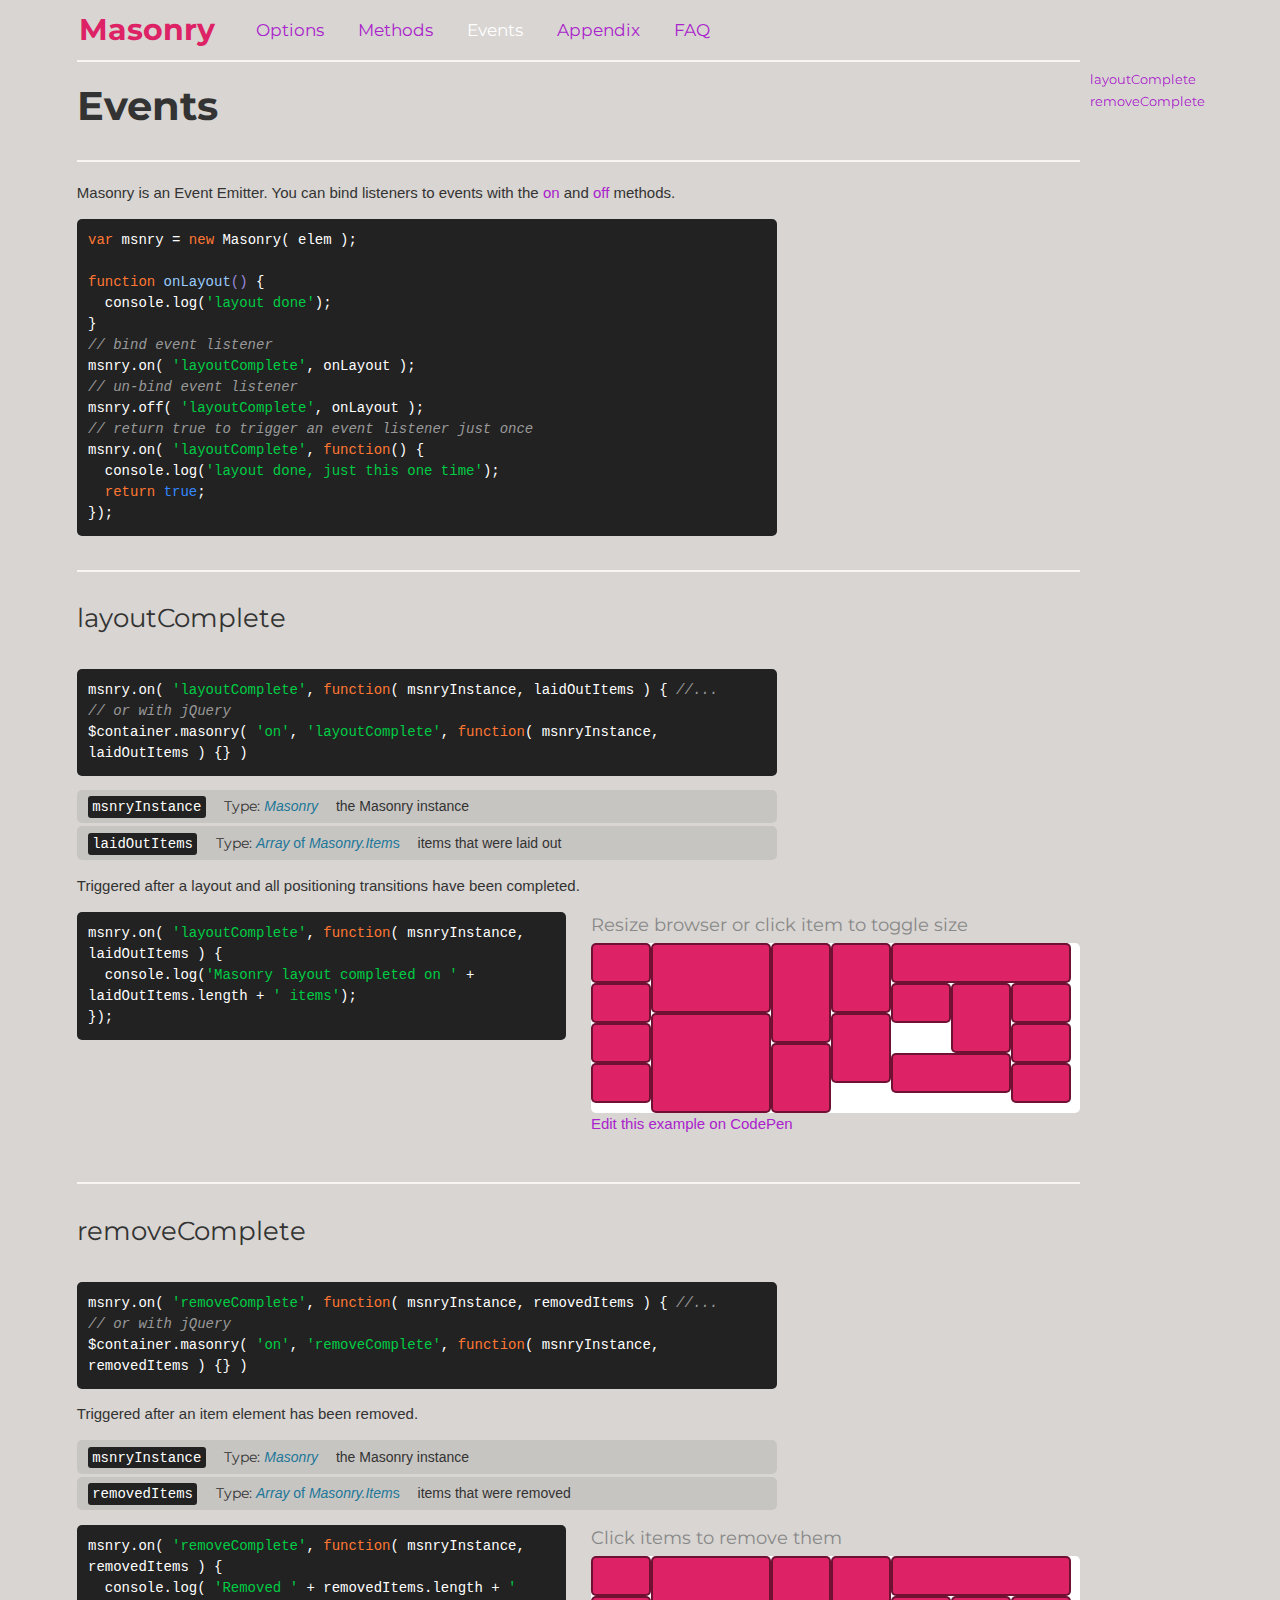
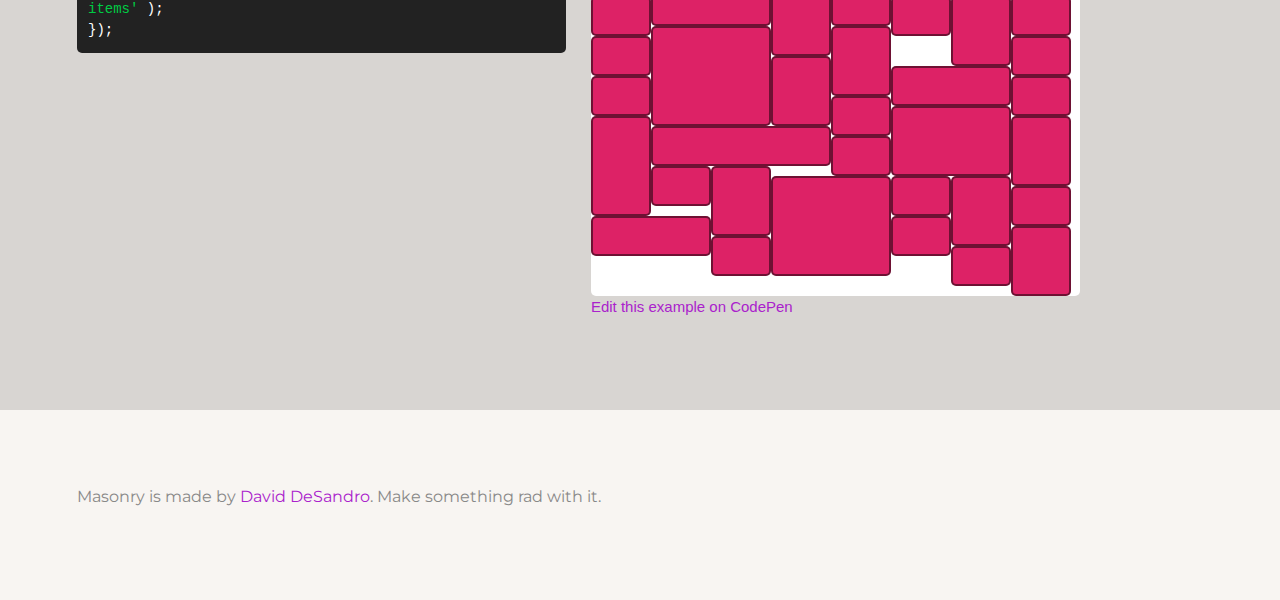
<file: masonry/events.html>
<!doctype html>
<!--[if lte IE 8]>     <html class="lt-ie9"> <![endif]-->
<!--[if gt IE 8]><!--> <html class=""> <!--<![endif]-->
<head>
  <meta charset="utf-8" />
  <meta http-equiv="X-UA-Compatible" content="IE=edge,chrome=1" />
  <meta name="viewport" content="width=device-width" />
  <meta name="description" content="Cascading grid layout library" />

  <title>Masonry Events</title>

  <link rel="stylesheet" href="http://fonts.googleapis.com/css?family=Montserrat:400,700" />

  
    <!-- DEV MODE - including each .css file -->
    
      <link rel="stylesheet" href="bower_components/normalize-css/normalize.css" />
    
      <link rel="stylesheet" href="css/base.css" />
    
      <link rel="stylesheet" href="css/code.css" />
    
      <link rel="stylesheet" href="css/demos.css" />
    
      <link rel="stylesheet" href="css/footer.css" />
    
      <link rel="stylesheet" href="css/hero.css" />
    
      <link rel="stylesheet" href="css/icons.css" />
    
      <link rel="stylesheet" href="css/index.css" />
    
      <link rel="stylesheet" href="css/layout.css" />
    
      <link rel="stylesheet" href="css/modules.css" />
    
      <link rel="stylesheet" href="css/site-nav.css" />
    
  

  
  <meta name="twitter:card" content="summary" />
  <meta name="twitter:site" content="@desandro" />
  <meta name="twitter:url" content="http://masonry.desandro.com/events.html" />
  <meta name="twitter:title" content="Masonry Events" />
  <meta name="twitter:description" content="Cascading grid layout library" />

</head>
<body class="events-page" data-page="events">

  <div id="site-nav">
    <div class="primary-content">
      <h1><a href=".">Masonry</a></h1>
      <ol>
        <li class="nav-options"><a href="options.html">Options</a></li>
        <li class="nav-methods"><a href="methods.html">Methods</a></li>
        <li class="nav-events"><a href="events.html">Events</a></li>
        <li class="nav-appendix"><a href="appendix.html">Appendix</a></li>
        <li class="nav-faq"><a href="faq.html">FAQ</a></li>
      </ol>
    </div>
  </div>

  
  

  <div id="content">

    <div class="primary-content">
      
        <h1>Events</h1>
        

      
      
        <ul id="page-nav">
          
            <li><a href="#layoutcomplete">layoutComplete</a></li>
          
            <li><a href="#removecomplete">removeComplete</a></li>
          
        </ul>
      
    </div>

    
    
<div id="notification"></div>

<div class="primary-content">

<p>Masonry is an Event Emitter. You can bind listeners to events with the <a href="methods.html#on">on</a> and <a href="methods.html#off">off</a> methods.</p>

<pre><code class="js"><span class="keyword">var</span> msnry = <span class="keyword">new</span> Masonry( elem );

<span class="function"><span class="keyword">function</span> <span class="title">onLayout</span><span class="params">()</span> {</span>
  console.log(<span class="string">'layout done'</span>);
}
<span class="comment">// bind event listener</span>
msnry.on( <span class="string">'layoutComplete'</span>, onLayout );
<span class="comment">// un-bind event listener</span>
msnry.off( <span class="string">'layoutComplete'</span>, onLayout );
<span class="comment">// return true to trigger an event listener just once</span>
msnry.on( <span class="string">'layoutComplete'</span>, <span class="keyword">function</span>() {
  console.log(<span class="string">'layout done, just this one time'</span>);
  <span class="keyword">return</span> <span class="literal">true</span>;
});</code></pre>


</div><div class="primary-content">

<h2 id="layoutcomplete">layoutComplete</h2>

<pre><code class="js">msnry.on( <span class="string">'layoutComplete'</span>, <span class="keyword">function</span>( msnryInstance, laidOutItems ) { <span class="comment">//...</span>
<span class="comment">// or with jQuery</span>
$container.masonry( <span class="string">'on'</span>, <span class="string">'layoutComplete'</span>, <span class="keyword">function</span>( msnryInstance, laidOutItems ) {} )</code></pre>


<ul class="params">
  <li class="param">
    <h5 class="param-name param-bit"><code>msnryInstance</code></h5>
    <p class="type param-bit">
      <b>Type:</b> <span class="value"><i>Masonry</i></span>
    </p>
    <p class="description param-bit">the Masonry instance</p>
  </li>
  <li class="param">
    <h5 class="param-name param-bit"><code>laidOutItems</code></h5>
    <p class="type param-bit">
      <b>Type:</b> <span class="value"><i>Array</i> of <i>Masonry.Item</i>s</span>
    </p>
    <p class="description param-bit">items that were laid out</p>
  </li>
</ul>

<p>Triggered after a layout and all positioning transitions have been completed.</p>

<div class="row example">
  <div class="cell example-code">
<pre><code class="js">msnry.on( <span class="string">'layoutComplete'</span>, <span class="keyword">function</span>( msnryInstance, laidOutItems ) {
  console.log(<span class="string">'Masonry layout completed on '</span> + laidOutItems.length + <span class="string">' items'</span>);
});</code></pre>

  </div>
  <div id="layout-complete-demo" class="cell demo">
    <p class="instruction">Resize browser or click item to toggle size</p>
    <div class="masonry clickable">
      <div class="item"></div>
<div class="item w2 h2"></div>
<div class="item h3"></div>
<div class="item h2"></div>
<div class="item w3"></div>
<div class="item"></div>
<div class="item"></div>
<div class="item h2"></div>
<div class="item w2 h3"></div>
<div class="item"></div>
<div class="item h2"></div>
<div class="item"></div>
<div class="item w2"></div>
<div class="item"></div>
<div class="item h2"></div>
<div class="item"></div>
<div class="item"></div>

    </div>
    <p class="edit"><a href="http://codepen.io/desandro/pen/htsui">Edit this example on CodePen</a></p>
  </div>
</div>

</div><div class="primary-content">

<h2 id="removecomplete">removeComplete</h2>

<pre><code class="js">msnry.on( <span class="string">'removeComplete'</span>, <span class="keyword">function</span>( msnryInstance, removedItems ) { <span class="comment">//...</span>
<span class="comment">// or with jQuery</span>
$container.masonry( <span class="string">'on'</span>, <span class="string">'removeComplete'</span>, <span class="keyword">function</span>( msnryInstance, removedItems ) {} )</code></pre>


<p>Triggered after an item element has been removed.</p>

<ul class="params">
  <li class="param">
    <h5 class="param-name param-bit"><code>msnryInstance</code></h5>
    <p class="type param-bit">
      <b>Type:</b> <span class="value"><i>Masonry</i></span>
    </p>
    <p class="description param-bit">the Masonry instance</p>
  </li>
  <li class="param">
    <h5 class="param-name param-bit"><code>removedItems</code></h5>
    <p class="type param-bit">
      <b>Type:</b> <span class="value"><i>Array</i> of <i>Masonry.Item</i>s</span>
    </p>
    <p class="description param-bit">items that were removed</p>
  </li>
</ul>

<div class="row example">
  <div class="cell example-code">
<pre><code class="js">msnry.on( <span class="string">'removeComplete'</span>, <span class="keyword">function</span>( msnryInstance, removedItems ) {
  console.log( <span class="string">'Removed '</span> + removedItems.length + <span class="string">' items'</span> );
});</code></pre>

  </div>
  <div id="remove-complete-demo" class="cell demo">
    <p class="instruction">Click items to remove them</p>
    <div class="masonry clickable">
      <div class="item"></div>
<div class="item w2 h2"></div>
<div class="item h3"></div>
<div class="item h2"></div>
<div class="item w3"></div>
<div class="item"></div>
<div class="item"></div>
<div class="item h2"></div>
<div class="item w2 h3"></div>
<div class="item"></div>
<div class="item h2"></div>
<div class="item"></div>
<div class="item w2"></div>
<div class="item"></div>
<div class="item h2"></div>
<div class="item"></div>
<div class="item"></div>

      <div class="item"></div>
<div class="item w2 h2"></div>
<div class="item h3"></div>
<div class="item h2"></div>
<div class="item w3"></div>
<div class="item"></div>
<div class="item"></div>
<div class="item h2"></div>
<div class="item w2 h3"></div>
<div class="item"></div>
<div class="item h2"></div>
<div class="item"></div>
<div class="item w2"></div>
<div class="item"></div>
<div class="item h2"></div>
<div class="item"></div>
<div class="item"></div>

    </div>
    <p class="edit"><a href="http://codepen.io/desandro/pen/JknEe">Edit this example on CodePen</a></p>
  </div>
</div>

</div>


  </div>

  <div id="footer">
    <div class="primary-content">
      <p class="made-by">
        Masonry is made by <a href="http://desandro.com">David DeSandro</a>.
        Make something rad with it.
        
      </p>

      

    </div>
  </div>

<!-- Masonry does NOT require jQuery.
     jQuery is only used to demonstrate Masonry as a jQuery plugin -->
<script src="http://ajax.googleapis.com/ajax/libs/jquery/1.10.0/jquery.min.js"></script>
<script>window.jQuery || document.write('<script src="bower_components/jquery/jquery.min.js"><\/script>')</script>


  <!-- DEV MODE - including each .js file -->
  
    <script src="bower_components/classie/classie.js"></script>
  
    <script src="bower_components/eventie/eventie.js"></script>
  
    <script src="bower_components/doc-ready/doc-ready.js"></script>
  
    <script src="bower_components/get-style-property/get-style-property.js"></script>
  
    <script src="bower_components/eventEmitter/EventEmitter.js"></script>
  
    <script src="bower_components/imagesloaded/imagesloaded.js"></script>
  
    <script src="bower_components/jquery-bridget/jquery.bridget.js"></script>
  
    <script src="bower_components/get-size/get-size.js"></script>
  
    <script src="bower_components/matches-selector/matches-selector.js"></script>
  
    <script src="bower_components/outlayer/item.js"></script>
  
    <script src="bower_components/outlayer/outlayer.js"></script>
  
    <script src="bower_components/masonry/masonry.js"></script>
  
    <script src="js/controller.js"></script>
  
    <script src="js/pages/events.js"></script>
  
    <script src="js/pages/faq.js"></script>
  
    <script src="js/pages/index.js"></script>
  
    <script src="js/pages/methods.js"></script>
  




</body>
</html>
</file>
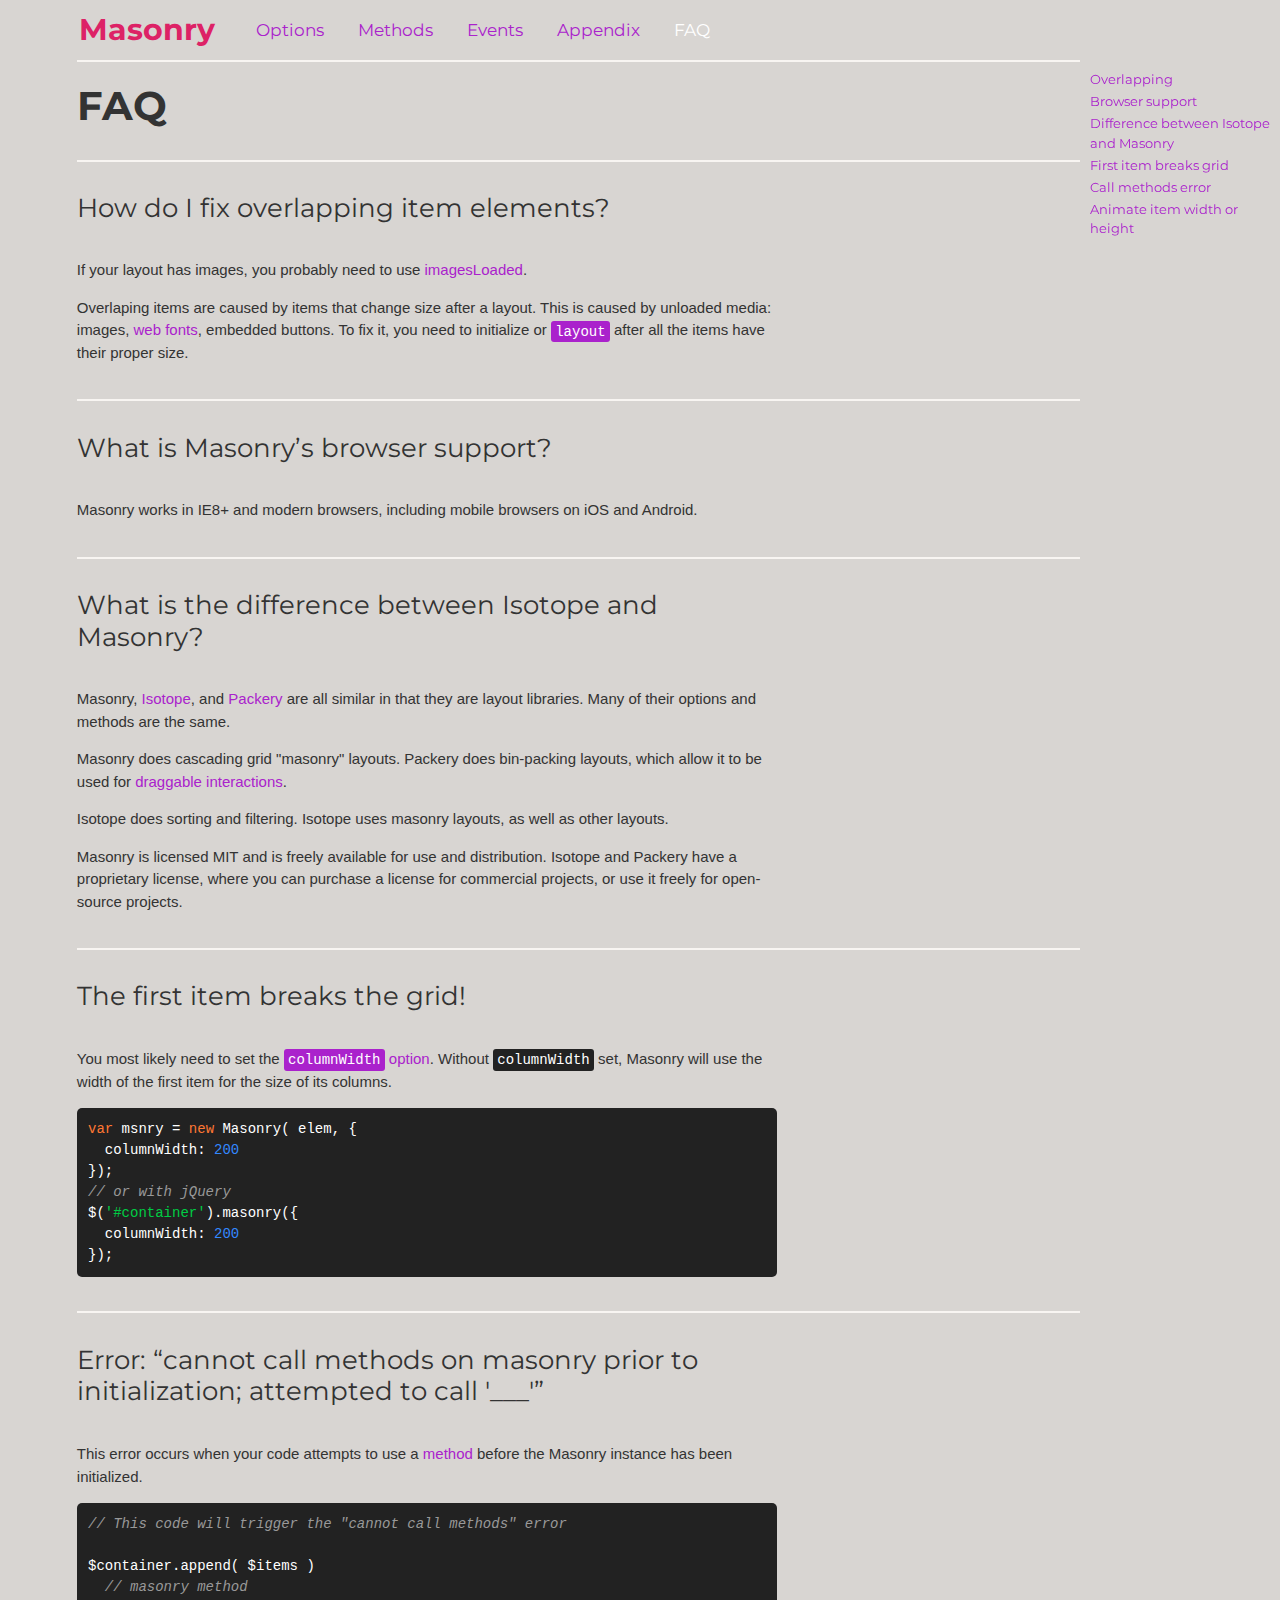
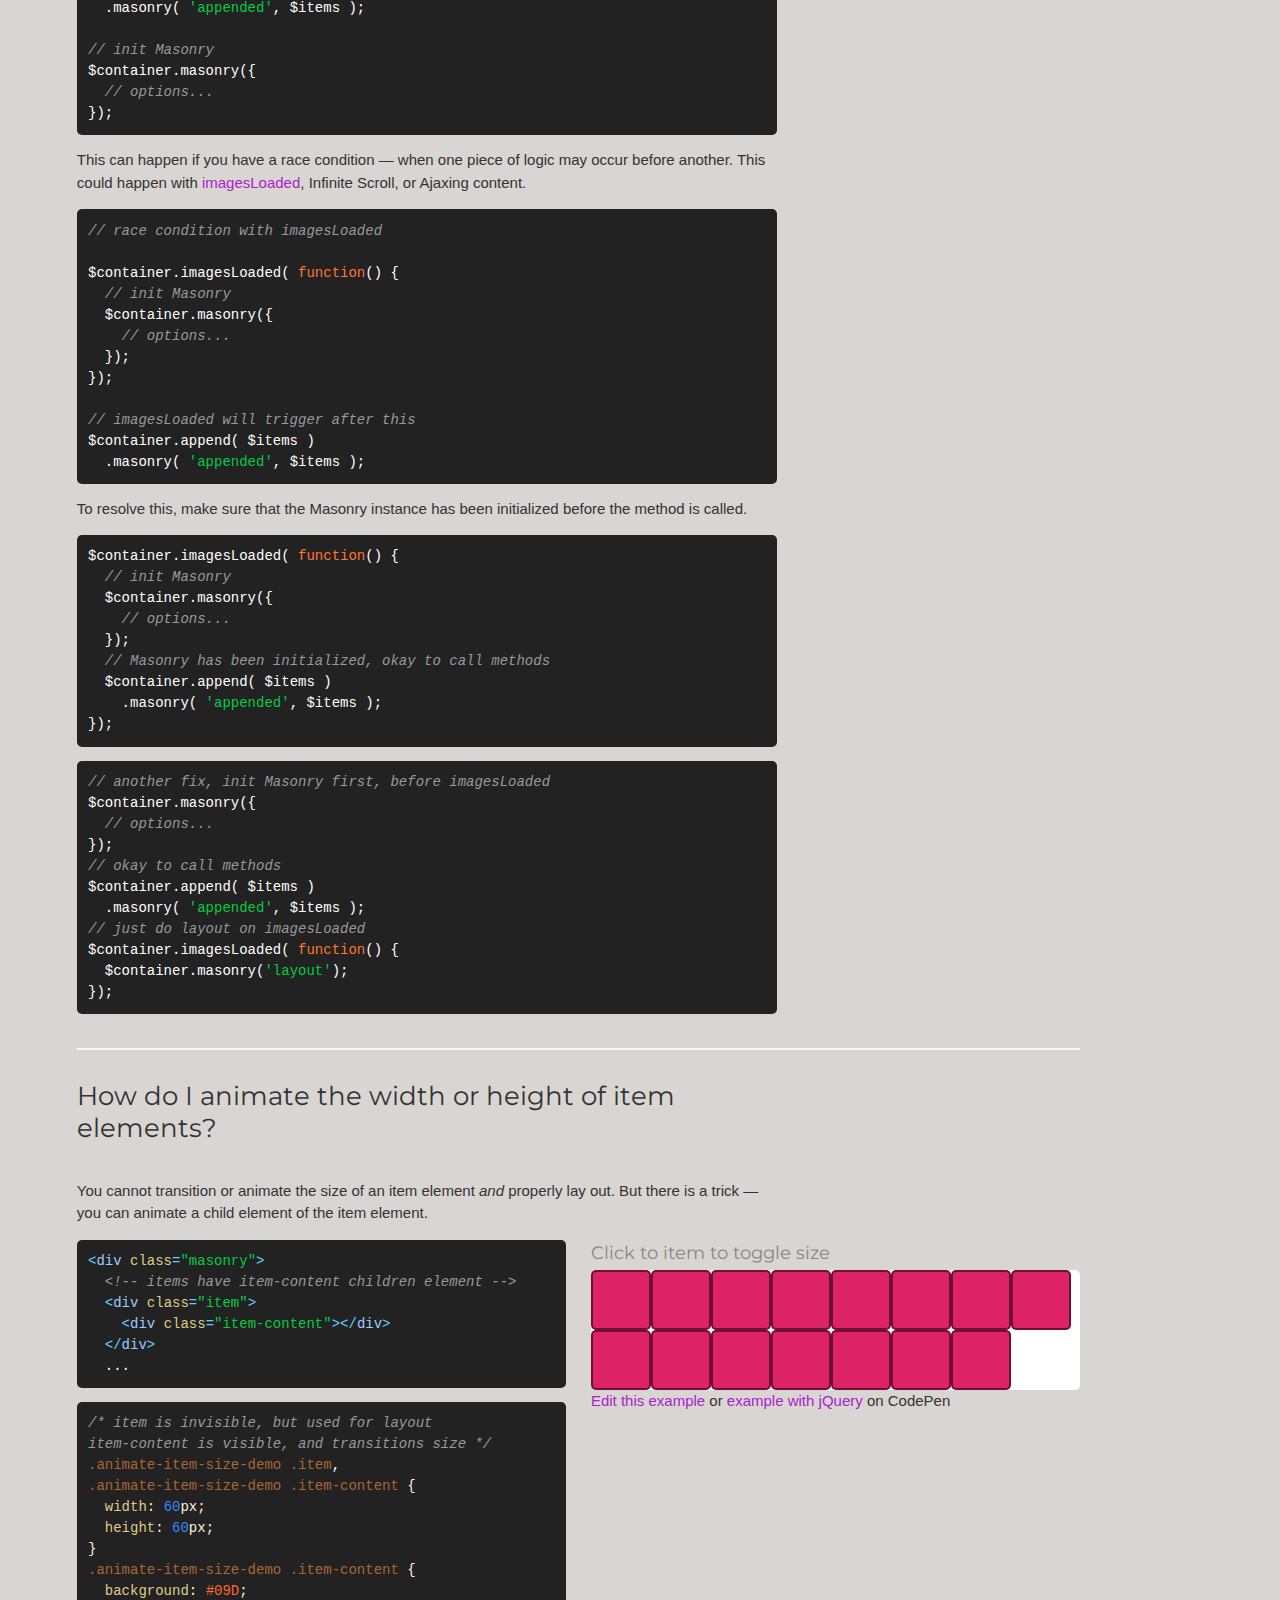
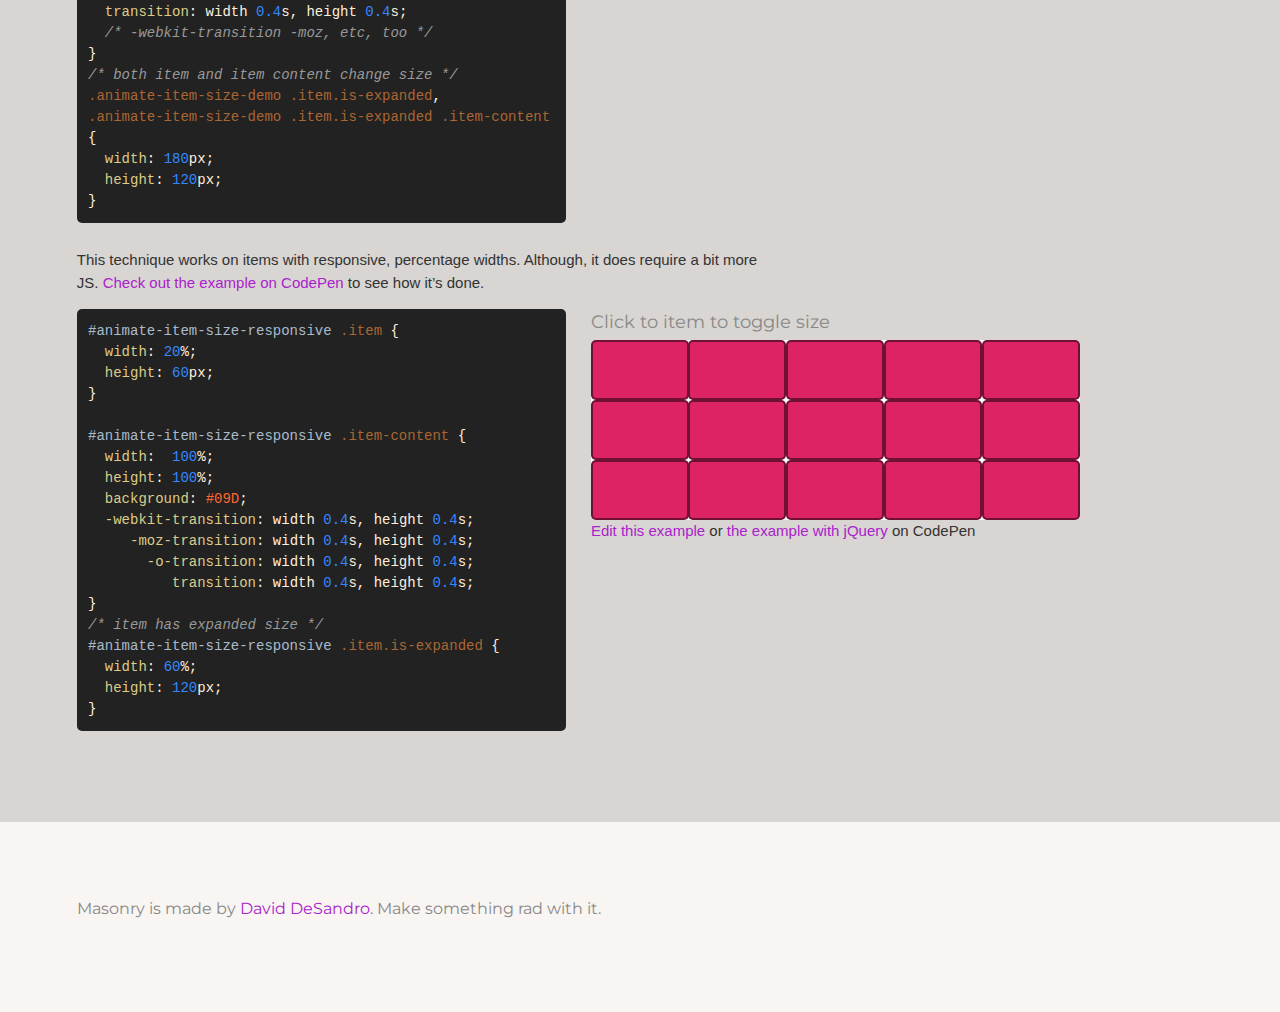
<file: masonry/faq.html>
<!doctype html>
<!--[if lte IE 8]>     <html class="lt-ie9"> <![endif]-->
<!--[if gt IE 8]><!--> <html class=""> <!--<![endif]-->
<head>
  <meta charset="utf-8" />
  <meta http-equiv="X-UA-Compatible" content="IE=edge,chrome=1" />
  <meta name="viewport" content="width=device-width" />
  <meta name="description" content="Cascading grid layout library" />

  <title>Masonry FAQ</title>

  <link rel="stylesheet" href="http://fonts.googleapis.com/css?family=Montserrat:400,700" />

  
    <!-- DEV MODE - including each .css file -->
    
      <link rel="stylesheet" href="bower_components/normalize-css/normalize.css" />
    
      <link rel="stylesheet" href="css/base.css" />
    
      <link rel="stylesheet" href="css/code.css" />
    
      <link rel="stylesheet" href="css/demos.css" />
    
      <link rel="stylesheet" href="css/footer.css" />
    
      <link rel="stylesheet" href="css/hero.css" />
    
      <link rel="stylesheet" href="css/icons.css" />
    
      <link rel="stylesheet" href="css/index.css" />
    
      <link rel="stylesheet" href="css/layout.css" />
    
      <link rel="stylesheet" href="css/modules.css" />
    
      <link rel="stylesheet" href="css/site-nav.css" />
    
  

  
  <meta name="twitter:card" content="summary" />
  <meta name="twitter:site" content="@desandro" />
  <meta name="twitter:url" content="http://masonry.desandro.com/faq.html" />
  <meta name="twitter:title" content="Masonry FAQ" />
  <meta name="twitter:description" content="Cascading grid layout library" />

</head>
<body class="faq-page" data-page="faq">

  <div id="site-nav">
    <div class="primary-content">
      <h1><a href=".">Masonry</a></h1>
      <ol>
        <li class="nav-options"><a href="options.html">Options</a></li>
        <li class="nav-methods"><a href="methods.html">Methods</a></li>
        <li class="nav-events"><a href="events.html">Events</a></li>
        <li class="nav-appendix"><a href="appendix.html">Appendix</a></li>
        <li class="nav-faq"><a href="faq.html">FAQ</a></li>
      </ol>
    </div>
  </div>

  
  

  <div id="content">

    <div class="primary-content">
      
        <h1>FAQ</h1>
        

      
      
        <ul id="page-nav">
          
            <li><a href="#overlapping">Overlapping</a></li>
          
            <li><a href="#browser-support">Browser support</a></li>
          
            <li><a href="#difference-between-isotope-and-masonry">Difference between Isotope and Masonry</a></li>
          
            <li><a href="#first-item-breaks-grid">First item breaks grid</a></li>
          
            <li><a href="#call-methods-error">Call methods error</a></li>
          
            <li><a href="#animate-item-width-or-height">Animate item width or height</a></li>
          
        </ul>
      
    </div>

    
    

<div class="primary-content">

  <h2 id="overlapping">How do I fix overlapping item elements?</h2>

  <p>If your layout has images, you probably need to use <a href="appendix.html#imagesloaded">imagesLoaded</a>.</p>

  <p>Overlaping items are caused by items that change size after a layout. This is caused by unloaded media: images, <a href="appendix.html#web-fonts">web fonts</a>, embedded buttons. To fix it, you need to initialize or <a href="methods.html#layout"><code>layout</code></a> after all the items have their proper size.</p>

</div><div class="primary-content">

  <h2 id="browser-support">What is Masonry&rsquo;s browser support?</h2>

  <p>Masonry works in IE8+ and modern browsers, including mobile browsers on iOS and Android.</p>

</div><div class="primary-content">

  <h2 id="difference-between-isotope-and-masonry">What is the difference between Isotope and Masonry?</h2>

  <p>Masonry, <a href="http://isotope.metafizzy.co">Isotope</a>, and <a href="http://packery.metafizzy.co">Packery</a> are all similar in that they are layout libraries. Many of their options and methods are the same.</p>

  <p>Masonry does cascading grid "masonry" layouts. Packery does bin-packing layouts, which allow it to be used for <a href="">draggable interactions</a>.</p>

  <p>Isotope does sorting and filtering. Isotope uses masonry layouts, as well as other layouts. </p>

  <p>Masonry is licensed MIT and is freely available for use and distribution. Isotope and Packery have a proprietary license, where you can purchase a license for commercial projects, or use it freely for open-source projects.</p>

</div><div class="primary-content">

<h2 id="first-item-breaks-grid">The first item breaks the grid!</h2>

<p>You most likely need to set the <a href="options.html#columnwidth"><code>columnWidth</code> option</a>. Without <code>columnWidth</code> set, Masonry will use the width of the first item for the size of its columns.</p>

<pre><code class="js"><span class="keyword">var</span> msnry = <span class="keyword">new</span> Masonry( elem, {
  columnWidth: <span class="number">200</span>
});
<span class="comment">// or with jQuery</span>
$(<span class="string">'#container'</span>).masonry({
  columnWidth: <span class="number">200</span>
});</code></pre>


</div><div class="primary-content">

<h2 id="call-methods-error">Error: &ldquo;cannot call methods on masonry prior to initialization; attempted to call '___'&rdquo;</h2>

<p>This error occurs when your code attempts to use a <a href="methods.html">method</a> before the Masonry instance has been initialized.</p>

<pre><code class="js"><span class="comment">// This code will trigger the "cannot call methods" error</span>

$container.append( $items )
  <span class="comment">// masonry method</span>
  .masonry( <span class="string">'appended'</span>, $items );

<span class="comment">// init Masonry</span>
$container.masonry({
  <span class="comment">// options...</span>
});</code></pre>



<p>This can happen if you have a race condition — when one piece of logic may occur before another. This could happen with <a href="appendix.html#imagesloaded">imagesLoaded</a>, Infinite Scroll, or Ajaxing content.</p>

<pre><code class="js"><span class="comment">// race condition with imagesLoaded</span>

$container.imagesLoaded( <span class="keyword">function</span>() {
  <span class="comment">// init Masonry</span>
  $container.masonry({
    <span class="comment">// options...</span>
  });
});

<span class="comment">// imagesLoaded will trigger after this</span>
$container.append( $items )
  .masonry( <span class="string">'appended'</span>, $items );</code></pre>


<p>To resolve this, make sure that the Masonry instance has been initialized before the method is called.</p>

<pre><code class="js">$container.imagesLoaded( <span class="keyword">function</span>() {
  <span class="comment">// init Masonry</span>
  $container.masonry({
    <span class="comment">// options...</span>
  });
  <span class="comment">// Masonry has been initialized, okay to call methods</span>
  $container.append( $items )
    .masonry( <span class="string">'appended'</span>, $items );
});</code></pre>


<pre><code class="js"><span class="comment">// another fix, init Masonry first, before imagesLoaded</span>
$container.masonry({
  <span class="comment">// options...</span>
});
<span class="comment">// okay to call methods</span>
$container.append( $items )
  .masonry( <span class="string">'appended'</span>, $items );
<span class="comment">// just do layout on imagesLoaded</span>
$container.imagesLoaded( <span class="keyword">function</span>() {
  $container.masonry(<span class="string">'layout'</span>);
});</code></pre>


</div><div class="primary-content">

  <h2 id="animate-item-width-or-height">How do I animate the width or height of item elements?</h2>

  <p>You cannot transition or animate the size of an item element <em>and</em> properly lay out. But there is a trick &mdash; you can animate a child element of the item element.</p>

  <div class="row example">
    <div class="cell example-code">
<pre><code class="html"><span class="tag">&lt;<span class="title">div</span> <span class="attribute">class</span>=<span class="value">"masonry"</span>&gt;</span>
  <span class="comment">&lt;!-- items have item-content children element --&gt;</span>
  <span class="tag">&lt;<span class="title">div</span> <span class="attribute">class</span>=<span class="value">"item"</span>&gt;</span>
    <span class="tag">&lt;<span class="title">div</span> <span class="attribute">class</span>=<span class="value">"item-content"</span>&gt;</span><span class="tag">&lt;/<span class="title">div</span>&gt;</span>
  <span class="tag">&lt;/<span class="title">div</span>&gt;</span>
  ...</code></pre>

<pre><code class="css"><span class="comment">/* item is invisible, but used for layout
item-content is visible, and transitions size */</span>
<span class="class">.animate-item-size-demo</span> <span class="class">.item</span>,
<span class="class">.animate-item-size-demo</span> <span class="class">.item-content</span> <span class="rules">{
  <span class="rule"><span class="attribute">width</span>:<span class="value"> <span class="number">60</span>px;</span></span>
  <span class="rule"><span class="attribute">height</span>:<span class="value"> <span class="number">60</span>px;</span></span>
<span class="rule">}</span></span>
<span class="class">.animate-item-size-demo</span> <span class="class">.item-content</span> <span class="rules">{
  <span class="rule"><span class="attribute">background</span>:<span class="value"> <span class="hexcolor">#09D</span>;</span></span>
  <span class="rule"><span class="attribute">transition</span>:<span class="value"> width <span class="number">0.4</span>s, height <span class="number">0.4</span>s;</span></span>
  <span class="comment">/* -webkit-transition -moz, etc, too */</span>
<span class="rule">}</span></span>
<span class="comment">/* both item and item content change size */</span>
<span class="class">.animate-item-size-demo</span> <span class="class">.item</span><span class="class">.is-expanded</span>,
<span class="class">.animate-item-size-demo</span> <span class="class">.item</span><span class="class">.is-expanded</span> <span class="class">.item-content</span> <span class="rules">{
  <span class="rule"><span class="attribute">width</span>:<span class="value"> <span class="number">180</span>px;</span></span>
  <span class="rule"><span class="attribute">height</span>:<span class="value"> <span class="number">120</span>px;</span></span>
<span class="rule">}</span></span></code></pre>

    </div>
    <div id="animate-item-size" class="cell demo">
      <p class="instruction">Click to item to toggle size</p>
      <div class="masonry clickable animate-item-size-demo">
          <div class="item">
    <div class="item-content"></div>
  </div>
  <div class="item">
    <div class="item-content"></div>
  </div>
  <div class="item">
    <div class="item-content"></div>
  </div>
  <div class="item">
    <div class="item-content"></div>
  </div>
  <div class="item">
    <div class="item-content"></div>
  </div>
  <div class="item">
    <div class="item-content"></div>
  </div>
  <div class="item">
    <div class="item-content"></div>
  </div>
  <div class="item">
    <div class="item-content"></div>
  </div>
  <div class="item">
    <div class="item-content"></div>
  </div>
  <div class="item">
    <div class="item-content"></div>
  </div>
  <div class="item">
    <div class="item-content"></div>
  </div>
  <div class="item">
    <div class="item-content"></div>
  </div>
  <div class="item">
    <div class="item-content"></div>
  </div>
  <div class="item">
    <div class="item-content"></div>
  </div>
  <div class="item">
    <div class="item-content"></div>
  </div>

      </div>
      <p class="edit"><a href="http://codepen.io/desandro/pen/ILbJy">Edit this example</a> or <a href="http://codepen.io/desandro/pen/daKBo">example with jQuery</a>  on CodePen</p>
    </div>
  </div>

  <p>This technique works on items with responsive, percentage widths. Although, it does require a bit more JS. <a href="http://codepen.io/desandro/pen/jGJKL">Check out the example on CodePen</a> to see how it&rsquo;s done.</p>

  <div class="row example">
    <div class="cell example-code">
<pre><code class="css"><span class="id">#animate-item-size-responsive</span> <span class="class">.item</span> <span class="rules">{
  <span class="rule"><span class="attribute">width</span>:<span class="value"> <span class="number">20</span>%;</span></span>
  <span class="rule"><span class="attribute">height</span>:<span class="value"> <span class="number">60</span>px;</span></span>
<span class="rule">}</span></span>

<span class="id">#animate-item-size-responsive</span> <span class="class">.item-content</span> <span class="rules">{
  <span class="rule"><span class="attribute">width</span>:<span class="value">  <span class="number">100</span>%;</span></span>
  <span class="rule"><span class="attribute">height</span>:<span class="value"> <span class="number">100</span>%;</span></span>
  <span class="rule"><span class="attribute">background</span>:<span class="value"> <span class="hexcolor">#09D</span>;</span></span>
  <span class="rule"><span class="attribute">-webkit-transition</span>:<span class="value"> width <span class="number">0.4</span>s, height <span class="number">0.4</span>s;</span></span>
     <span class="rule"><span class="attribute">-moz-transition</span>:<span class="value"> width <span class="number">0.4</span>s, height <span class="number">0.4</span>s;</span></span>
       <span class="rule"><span class="attribute">-o-transition</span>:<span class="value"> width <span class="number">0.4</span>s, height <span class="number">0.4</span>s;</span></span>
          <span class="rule"><span class="attribute">transition</span>:<span class="value"> width <span class="number">0.4</span>s, height <span class="number">0.4</span>s;</span></span>
<span class="rule">}</span></span>
<span class="comment">/* item has expanded size */</span>
<span class="id">#animate-item-size-responsive</span> <span class="class">.item</span><span class="class">.is-expanded</span> <span class="rules">{
  <span class="rule"><span class="attribute">width</span>:<span class="value"> <span class="number">60</span>%;</span></span>
  <span class="rule"><span class="attribute">height</span>:<span class="value"> <span class="number">120</span>px;</span></span>
<span class="rule">}</span></span></code></pre>

    </div>
    <div id="animate-item-size-responsive" class="cell demo">
      <p class="instruction">Click to item to toggle size</p>
      <div class="masonry clickable animate-item-size-demo">
        <div class="grid-sizer"></div>
          <div class="item">
    <div class="item-content"></div>
  </div>
  <div class="item">
    <div class="item-content"></div>
  </div>
  <div class="item">
    <div class="item-content"></div>
  </div>
  <div class="item">
    <div class="item-content"></div>
  </div>
  <div class="item">
    <div class="item-content"></div>
  </div>
  <div class="item">
    <div class="item-content"></div>
  </div>
  <div class="item">
    <div class="item-content"></div>
  </div>
  <div class="item">
    <div class="item-content"></div>
  </div>
  <div class="item">
    <div class="item-content"></div>
  </div>
  <div class="item">
    <div class="item-content"></div>
  </div>
  <div class="item">
    <div class="item-content"></div>
  </div>
  <div class="item">
    <div class="item-content"></div>
  </div>
  <div class="item">
    <div class="item-content"></div>
  </div>
  <div class="item">
    <div class="item-content"></div>
  </div>
  <div class="item">
    <div class="item-content"></div>
  </div>

      </div>
      <p class="edit"><a href="http://codepen.io/desandro/pen/BnCqy">Edit this example</a> or <a href="http://codepen.io/desandro/pen/JFpIB"> the example with jQuery</a> on CodePen</p>
    </div>

  </div>

</div>

  </div>

  <div id="footer">
    <div class="primary-content">
      <p class="made-by">
        Masonry is made by <a href="http://desandro.com">David DeSandro</a>.
        Make something rad with it.
        
      </p>

      

    </div>
  </div>

<!-- Masonry does NOT require jQuery.
     jQuery is only used to demonstrate Masonry as a jQuery plugin -->
<script src="http://ajax.googleapis.com/ajax/libs/jquery/1.10.0/jquery.min.js"></script>
<script>window.jQuery || document.write('<script src="bower_components/jquery/jquery.min.js"><\/script>')</script>


  <!-- DEV MODE - including each .js file -->
  
    <script src="bower_components/classie/classie.js"></script>
  
    <script src="bower_components/eventie/eventie.js"></script>
  
    <script src="bower_components/doc-ready/doc-ready.js"></script>
  
    <script src="bower_components/get-style-property/get-style-property.js"></script>
  
    <script src="bower_components/eventEmitter/EventEmitter.js"></script>
  
    <script src="bower_components/imagesloaded/imagesloaded.js"></script>
  
    <script src="bower_components/jquery-bridget/jquery.bridget.js"></script>
  
    <script src="bower_components/get-size/get-size.js"></script>
  
    <script src="bower_components/matches-selector/matches-selector.js"></script>
  
    <script src="bower_components/outlayer/item.js"></script>
  
    <script src="bower_components/outlayer/outlayer.js"></script>
  
    <script src="bower_components/masonry/masonry.js"></script>
  
    <script src="js/controller.js"></script>
  
    <script src="js/pages/events.js"></script>
  
    <script src="js/pages/faq.js"></script>
  
    <script src="js/pages/index.js"></script>
  
    <script src="js/pages/methods.js"></script>
  




</body>
</html>
</file>
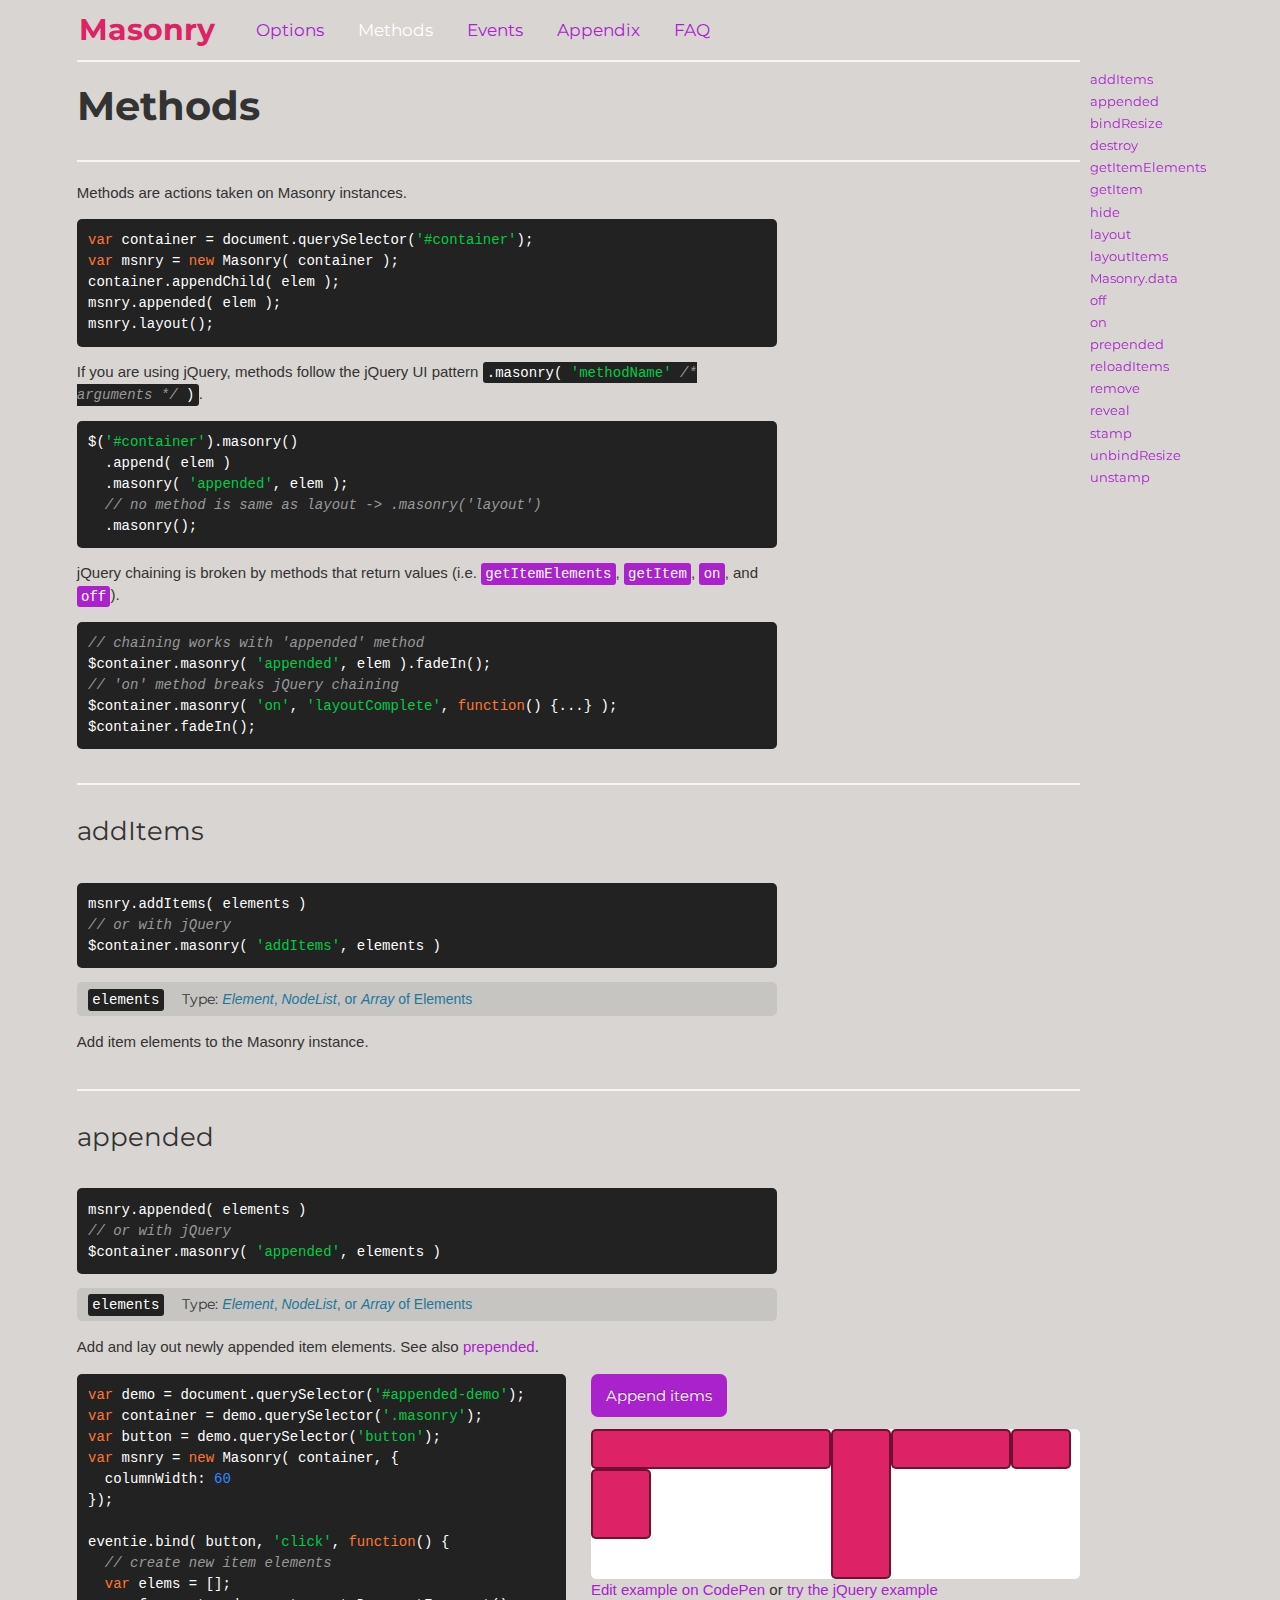
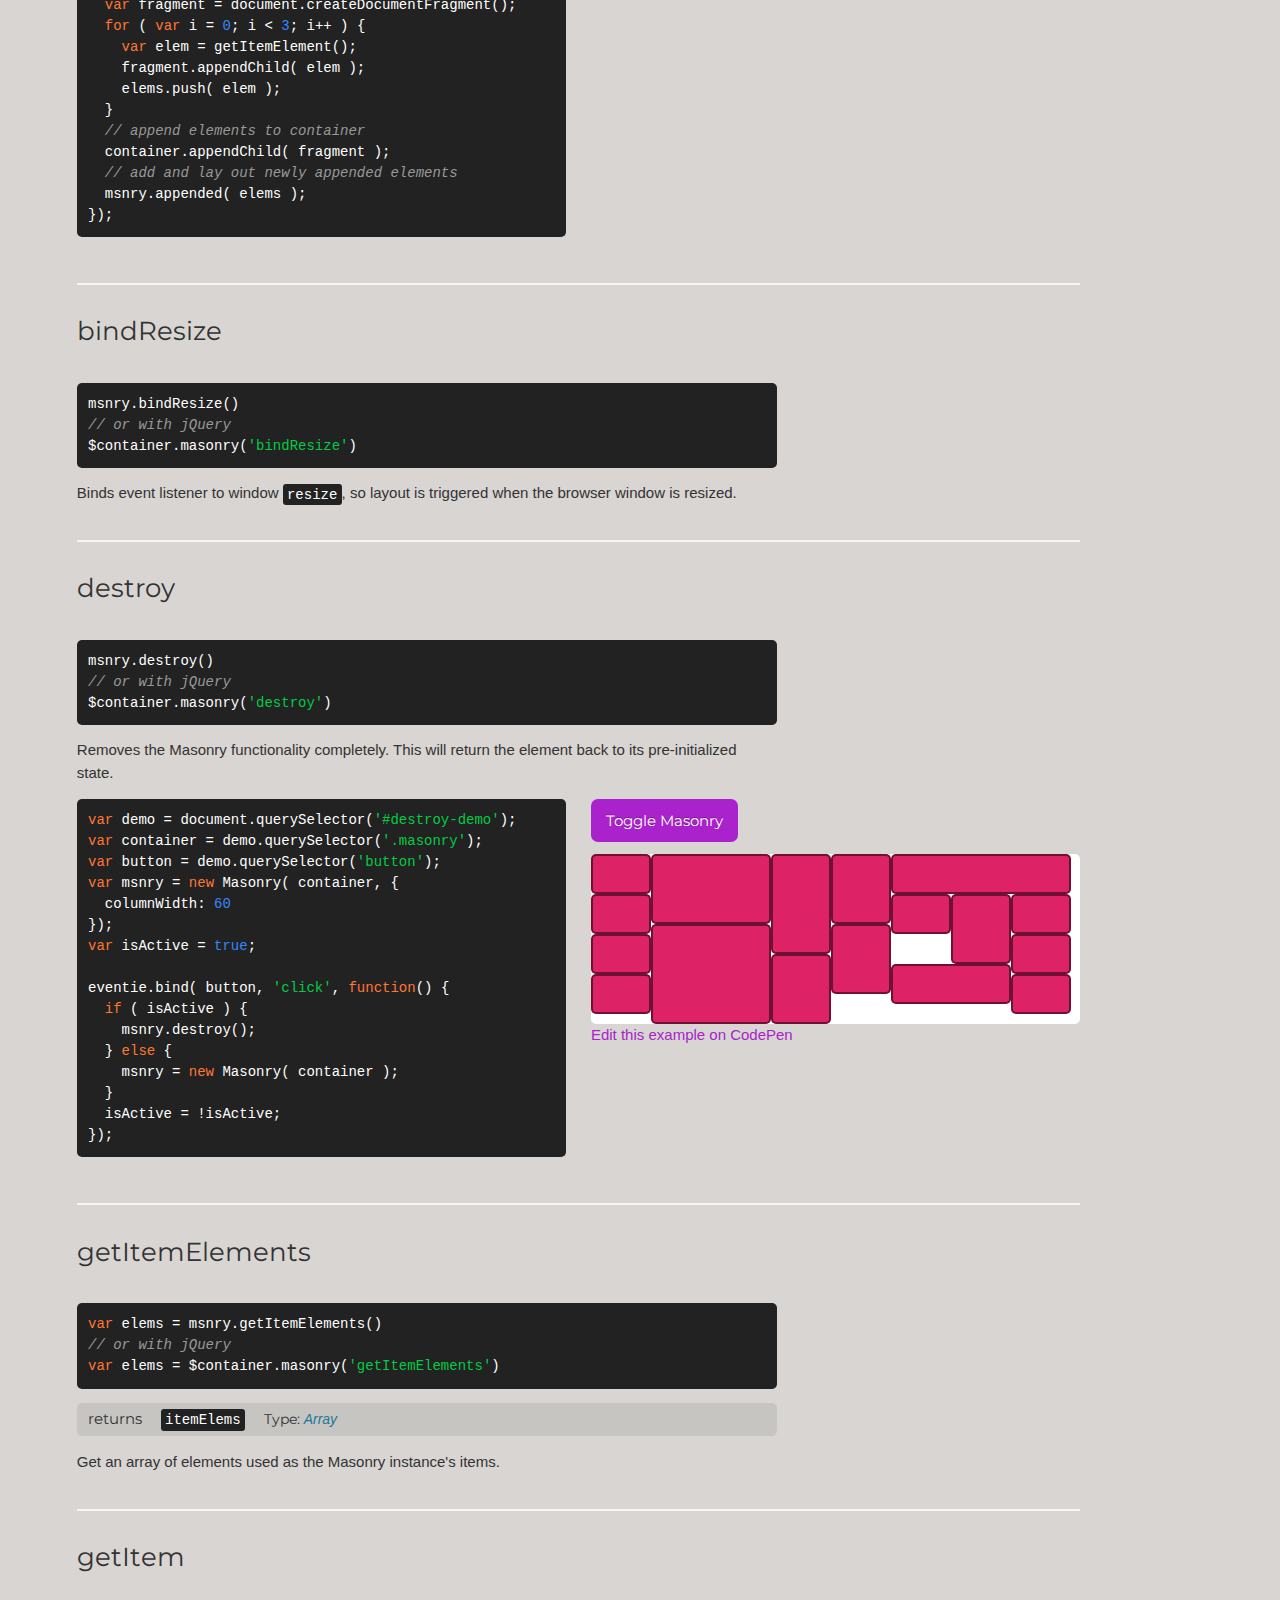
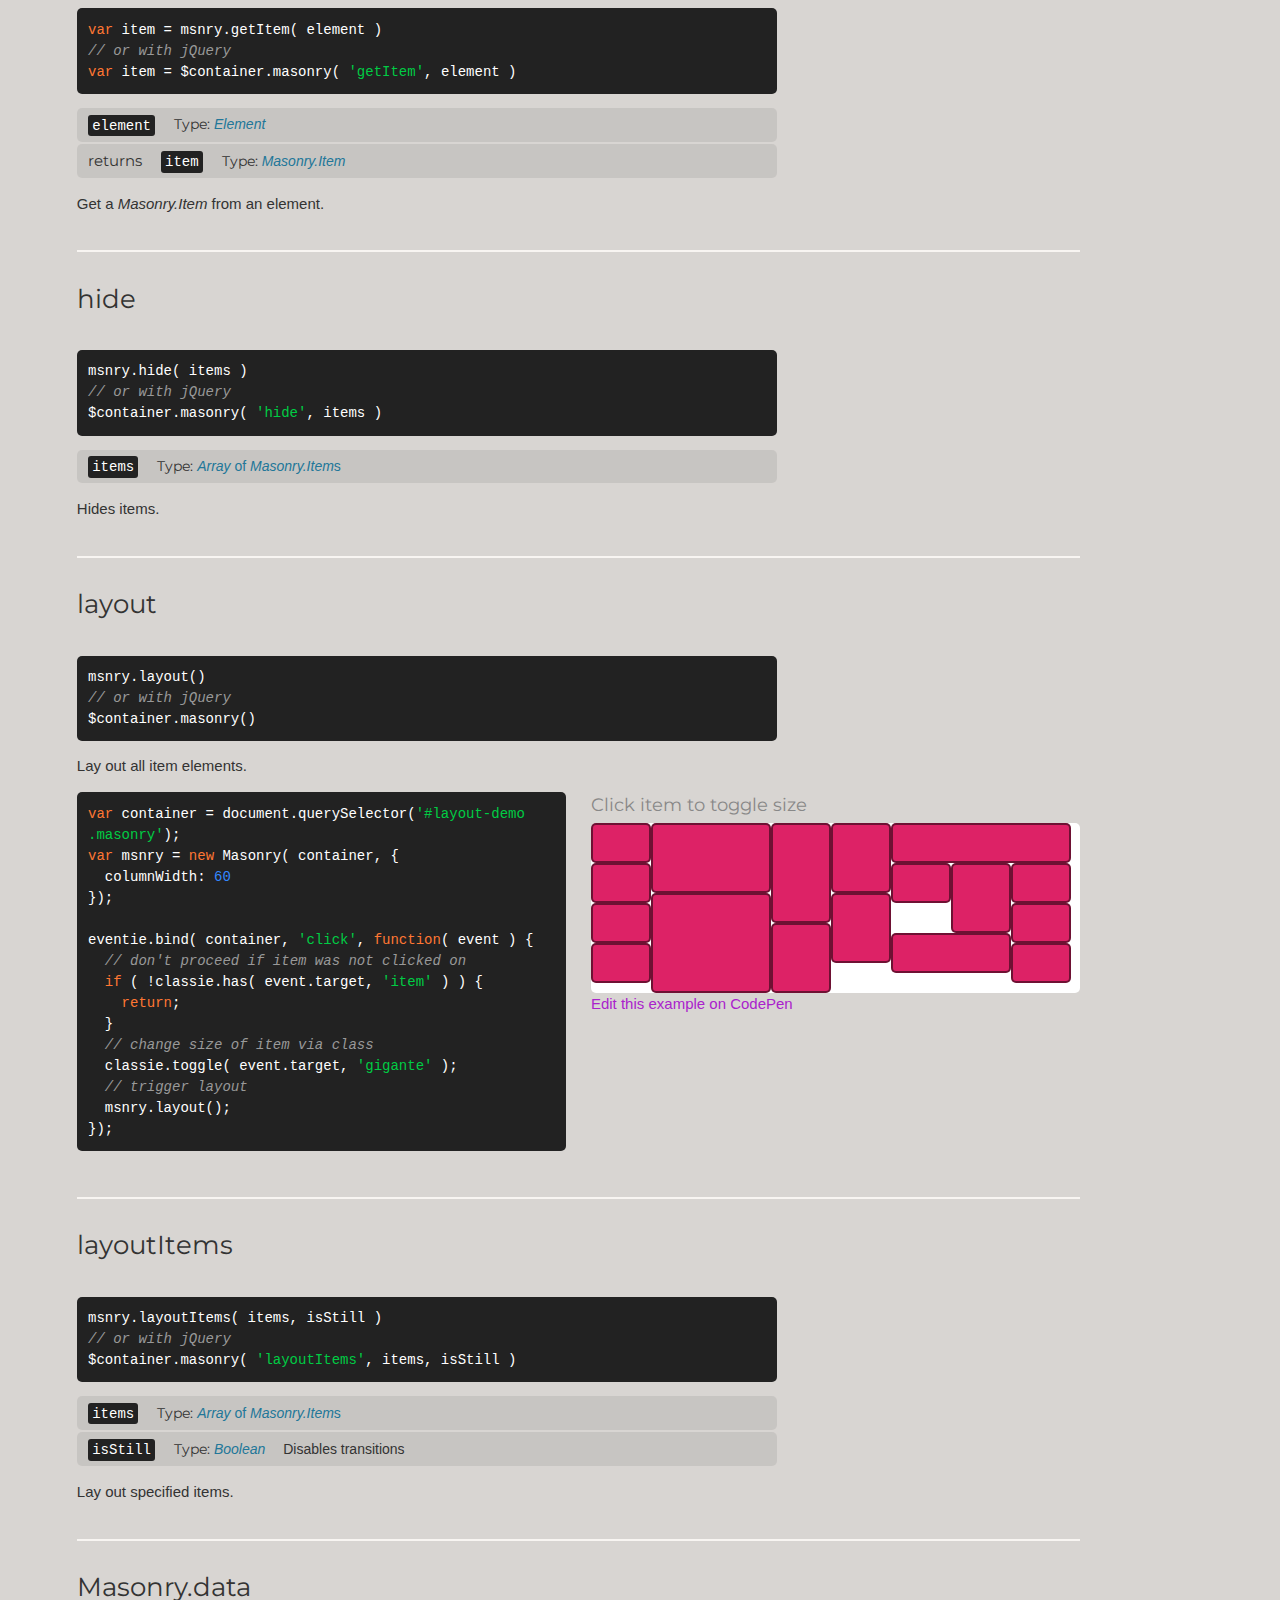
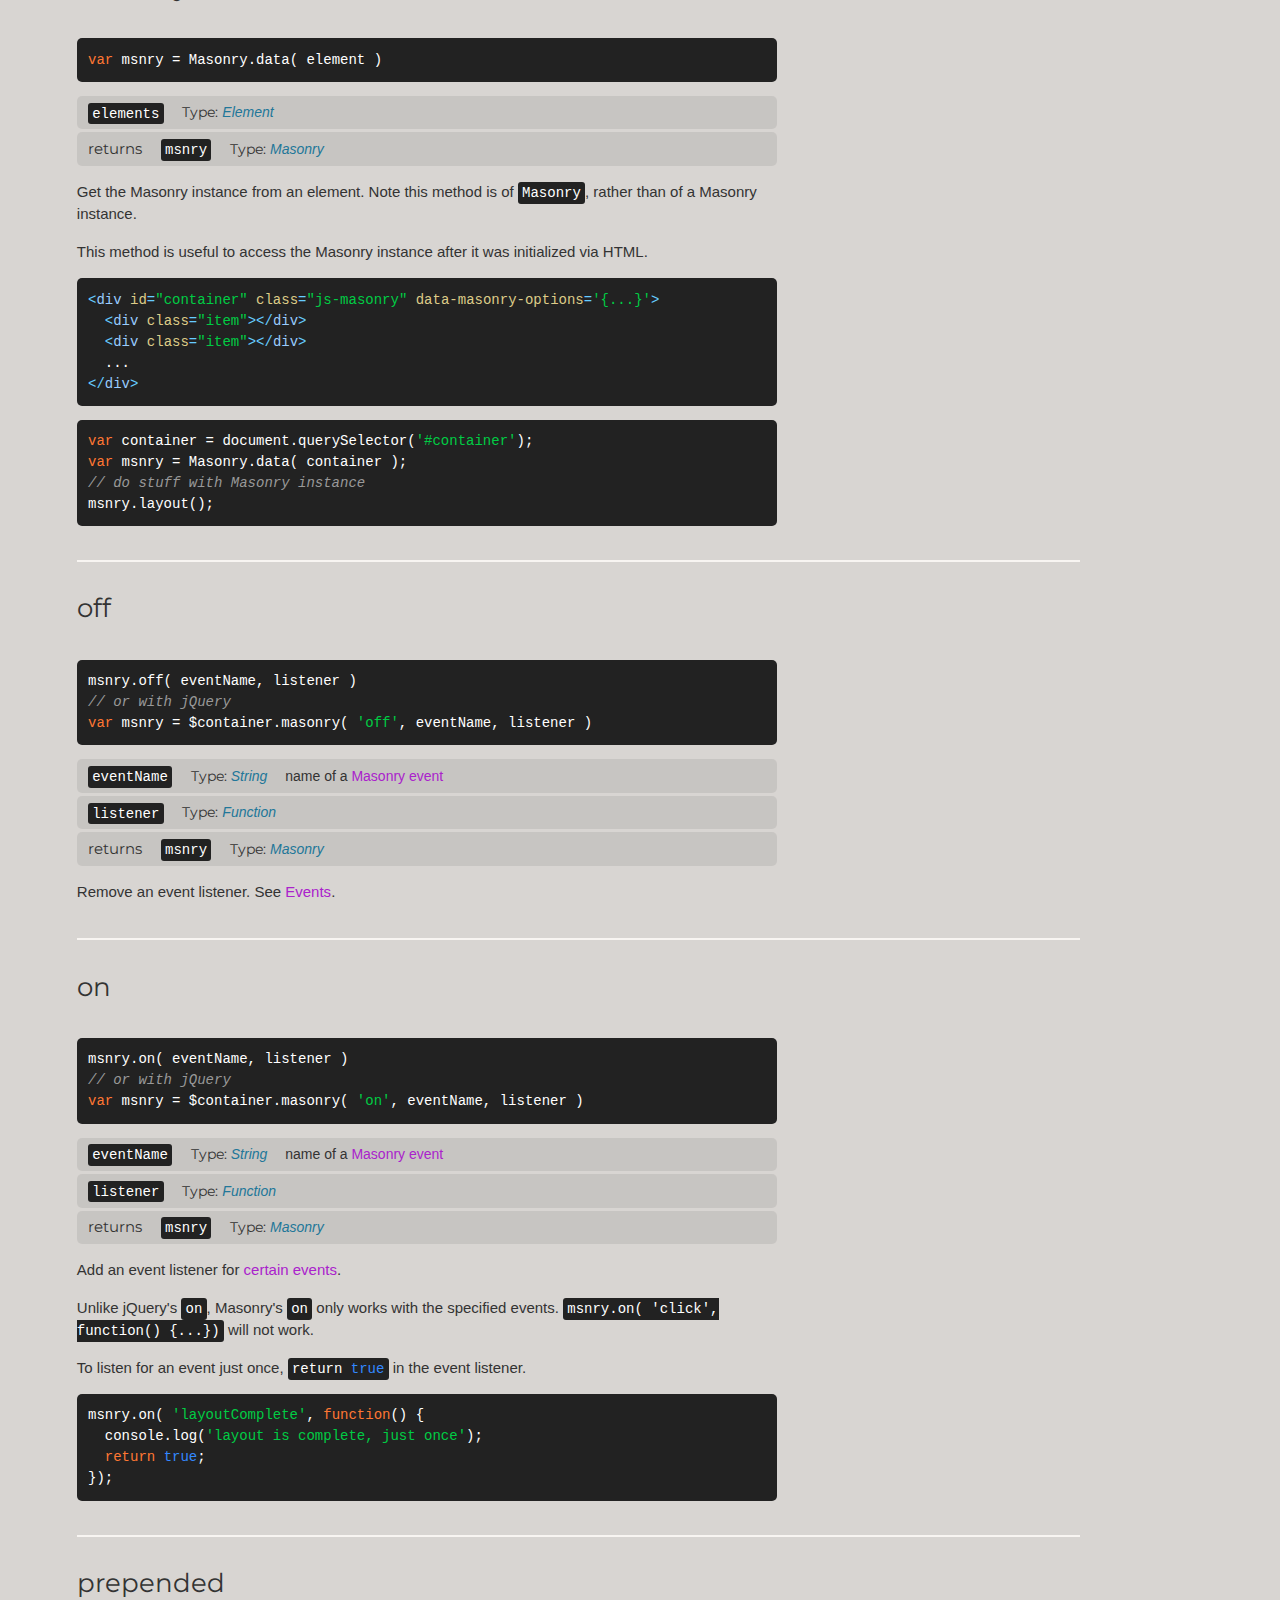
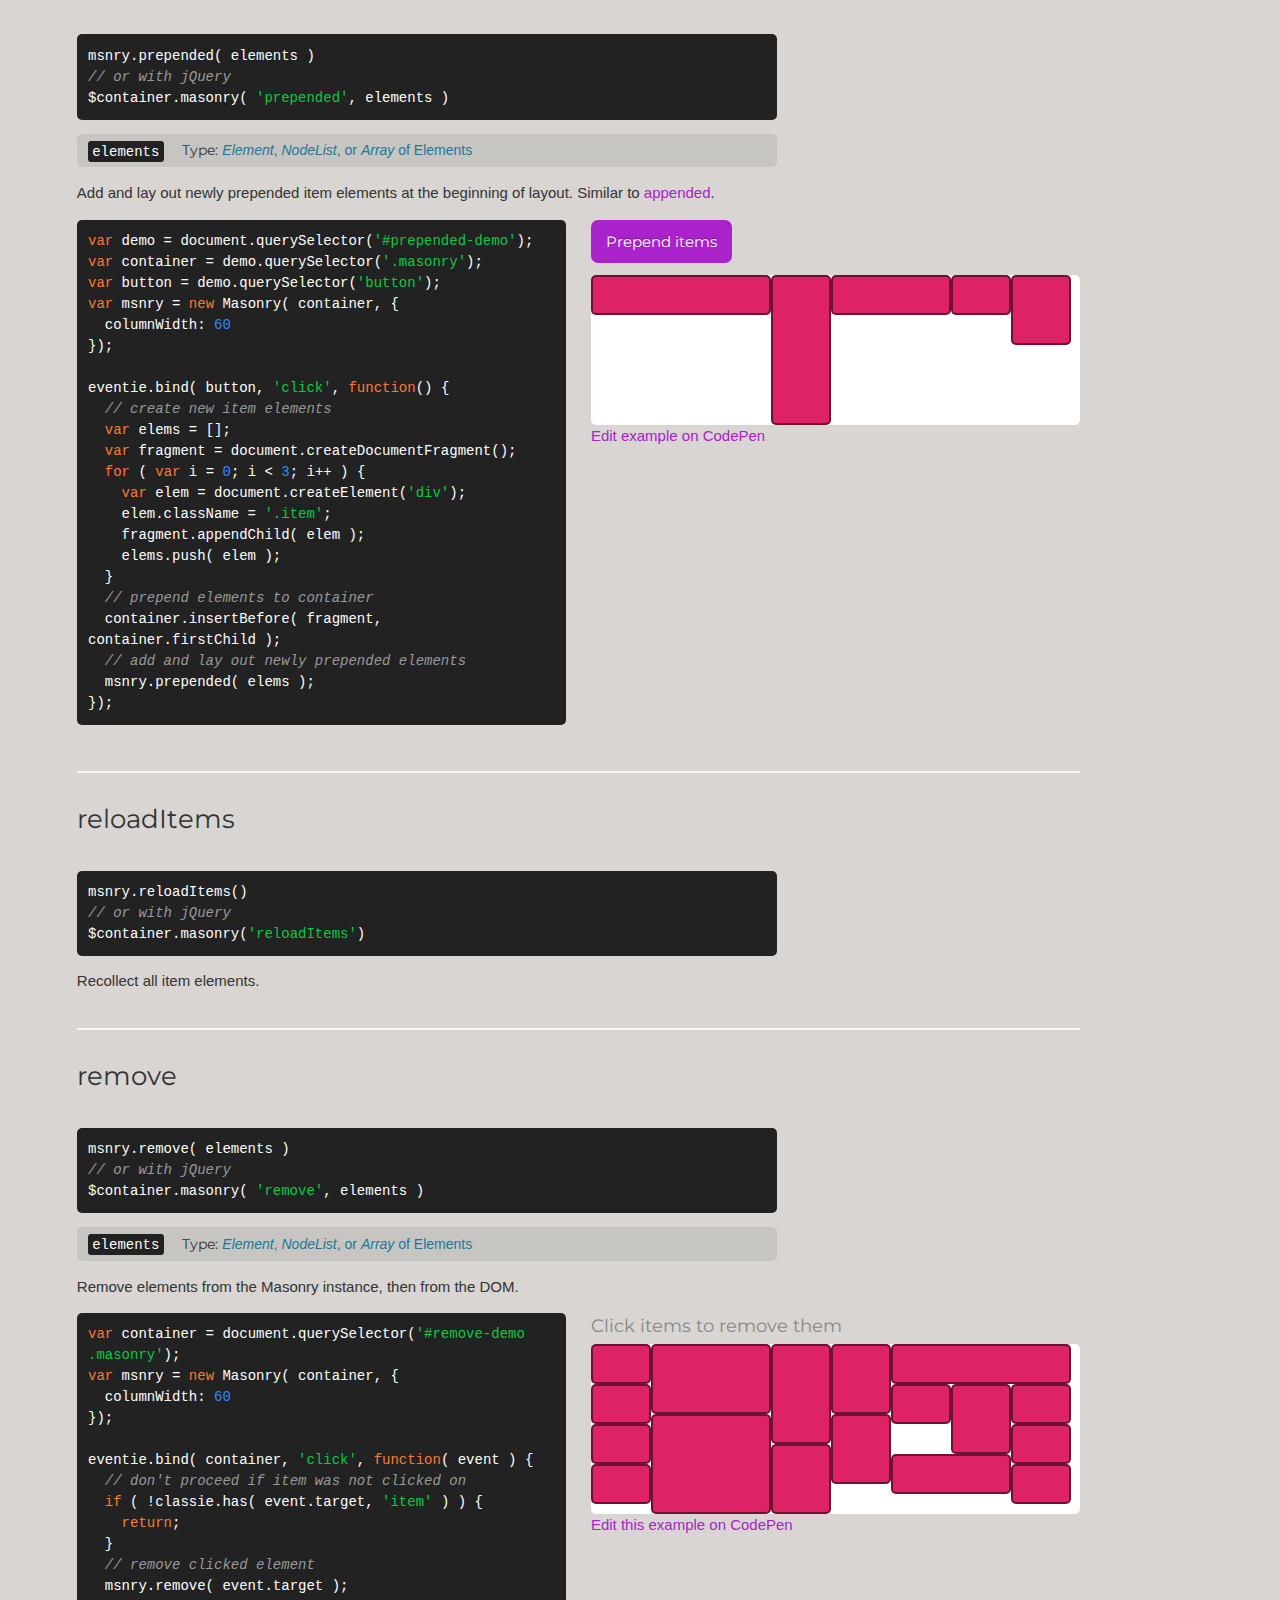
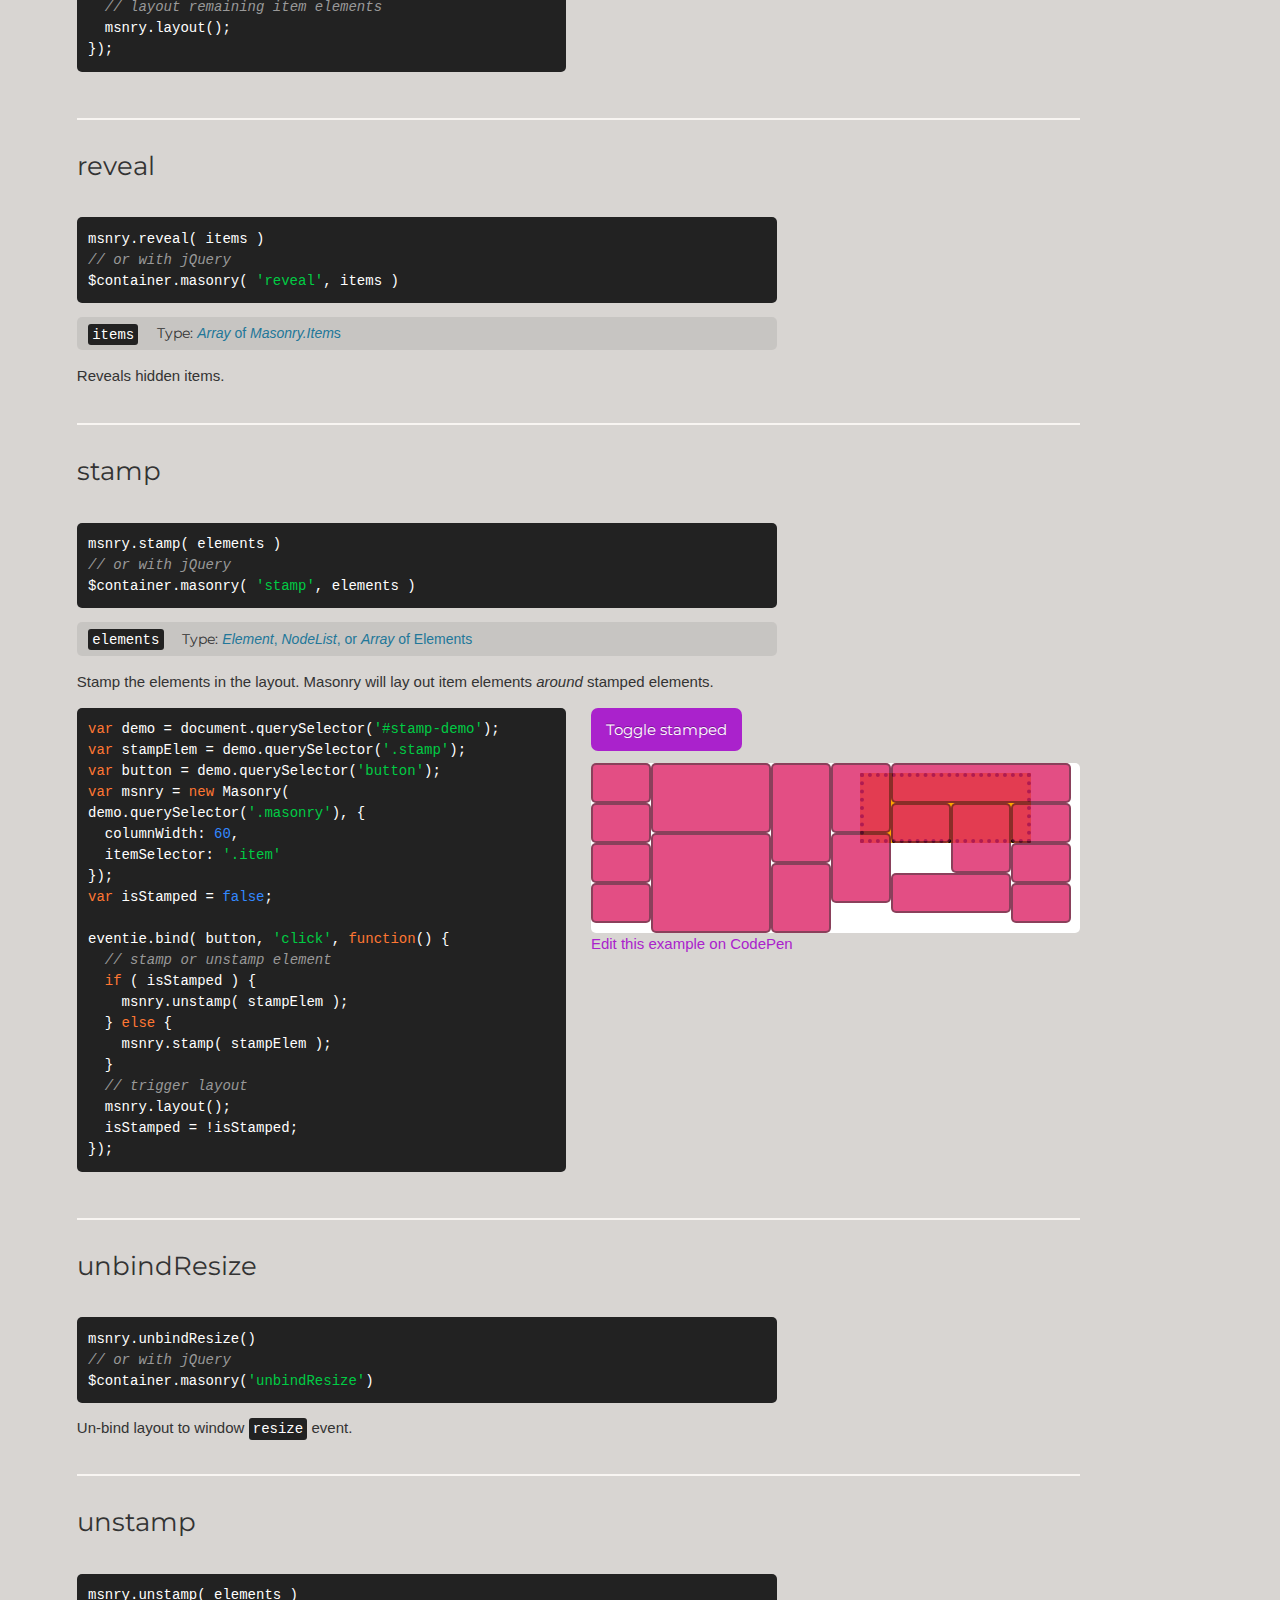
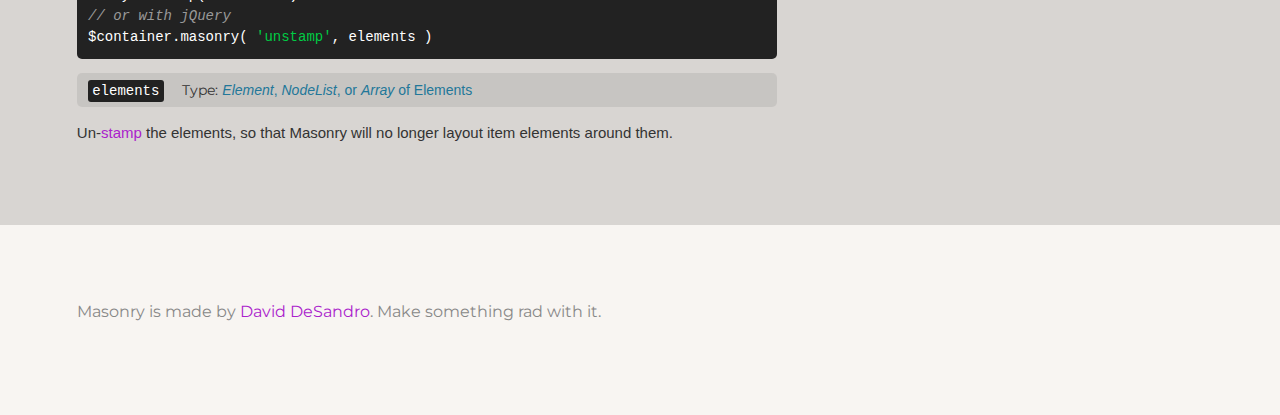
<file: masonry/methods.html>
<!doctype html>
<!--[if lte IE 8]>     <html class="lt-ie9"> <![endif]-->
<!--[if gt IE 8]><!--> <html class=""> <!--<![endif]-->
<head>
  <meta charset="utf-8" />
  <meta http-equiv="X-UA-Compatible" content="IE=edge,chrome=1" />
  <meta name="viewport" content="width=device-width" />
  <meta name="description" content="Cascading grid layout library" />

  <title>Masonry Methods</title>

  <link rel="stylesheet" href="http://fonts.googleapis.com/css?family=Montserrat:400,700" />

  
    <!-- DEV MODE - including each .css file -->
    
      <link rel="stylesheet" href="bower_components/normalize-css/normalize.css" />
    
      <link rel="stylesheet" href="css/base.css" />
    
      <link rel="stylesheet" href="css/code.css" />
    
      <link rel="stylesheet" href="css/demos.css" />
    
      <link rel="stylesheet" href="css/footer.css" />
    
      <link rel="stylesheet" href="css/hero.css" />
    
      <link rel="stylesheet" href="css/icons.css" />
    
      <link rel="stylesheet" href="css/index.css" />
    
      <link rel="stylesheet" href="css/layout.css" />
    
      <link rel="stylesheet" href="css/modules.css" />
    
      <link rel="stylesheet" href="css/site-nav.css" />
    
  

  
  <meta name="twitter:card" content="summary" />
  <meta name="twitter:site" content="@desandro" />
  <meta name="twitter:url" content="http://masonry.desandro.com/methods.html" />
  <meta name="twitter:title" content="Masonry Methods" />
  <meta name="twitter:description" content="Cascading grid layout library" />

</head>
<body class="methods-page" data-page="methods">

  <div id="site-nav">
    <div class="primary-content">
      <h1><a href=".">Masonry</a></h1>
      <ol>
        <li class="nav-options"><a href="options.html">Options</a></li>
        <li class="nav-methods"><a href="methods.html">Methods</a></li>
        <li class="nav-events"><a href="events.html">Events</a></li>
        <li class="nav-appendix"><a href="appendix.html">Appendix</a></li>
        <li class="nav-faq"><a href="faq.html">FAQ</a></li>
      </ol>
    </div>
  </div>

  
  

  <div id="content">

    <div class="primary-content">
      
        <h1>Methods</h1>
        

      
      
        <ul id="page-nav">
          
            <li><a href="#additems">addItems</a></li>
          
            <li><a href="#appended">appended</a></li>
          
            <li><a href="#bindresize">bindResize</a></li>
          
            <li><a href="#destroy">destroy</a></li>
          
            <li><a href="#getitemelements">getItemElements</a></li>
          
            <li><a href="#getitem">getItem</a></li>
          
            <li><a href="#hide">hide</a></li>
          
            <li><a href="#layout">layout</a></li>
          
            <li><a href="#layoutitems">layoutItems</a></li>
          
            <li><a href="#masonry-data">Masonry.data</a></li>
          
            <li><a href="#off">off</a></li>
          
            <li><a href="#on">on</a></li>
          
            <li><a href="#prepended">prepended</a></li>
          
            <li><a href="#reloaditems">reloadItems</a></li>
          
            <li><a href="#remove">remove</a></li>
          
            <li><a href="#reveal">reveal</a></li>
          
            <li><a href="#stamp">stamp</a></li>
          
            <li><a href="#unbindresize">unbindResize</a></li>
          
            <li><a href="#unstamp">unstamp</a></li>
          
        </ul>
      
    </div>

    
    
<div class="primary-content">

<p>Methods are actions taken on Masonry instances.</p>

<pre><code class="js"><span class="keyword">var</span> container = document.querySelector(<span class="string">'#container'</span>);
<span class="keyword">var</span> msnry = <span class="keyword">new</span> Masonry( container );
container.appendChild( elem );
msnry.appended( elem );
msnry.layout();</code></pre>


<p>If you are using jQuery, methods follow the jQuery UI pattern <code>.masonry( <span class="string">'methodName'</span> <span class="comment">/* arguments */</span> )</code>.</p>

<pre><code class="js">$(<span class="string">'#container'</span>).masonry()
  .append( elem )
  .masonry( <span class="string">'appended'</span>, elem );
  <span class="comment">// no method is same as layout -&gt; .masonry('layout')</span>
  .masonry();</code></pre>


<p>jQuery chaining is broken by methods that return values (i.e. 
  <a href="#getitemelements"><code>getItemElements</code></a>,
  <a href="#getitem"><code>getItem</code></a>,
  <a href="#on"><code>on</code></a>, and
  <a href="#off"><code>off</code></a>).</p>

<pre><code class="js"><span class="comment">// chaining works with 'appended' method</span>
$container.masonry( <span class="string">'appended'</span>, elem ).fadeIn();
<span class="comment">// 'on' method breaks jQuery chaining</span>
$container.masonry( <span class="string">'on'</span>, <span class="string">'layoutComplete'</span>, <span class="keyword">function</span>() {...} );
$container.fadeIn();</code></pre>


</div><div class="primary-content">

<h2 id="additems">addItems</h2>

<pre><code class="js">msnry.addItems( elements )
<span class="comment">// or with jQuery</span>
$container.masonry( <span class="string">'addItems'</span>, elements )</code></pre>


<ul class="params">
  <li class="param">
    <h5 class="param-name param-bit"><code>elements</code></h5>
    <p class="type param-bit">
      <b>Type:</b>
      <span class="value">
        <i>Element</i>,
        <i>NodeList</i>, or
        <i>Array</i> of Elements
      </span>
    </p>
  </li>
</ul>

<p>Add item elements to the Masonry instance.</p>

</div><div class="primary-content">

<h2 id="appended">appended</h2>

<pre><code class="js">msnry.appended( elements )
<span class="comment">// or with jQuery</span>
$container.masonry( <span class="string">'appended'</span>, elements )</code></pre>


<ul class="params">
  <li class="param">
    <h5 class="param-name param-bit"><code>elements</code></h5>
    <p class="type param-bit">
      <b>Type:</b>
      <span class="value">
        <i>Element</i>,
        <i>NodeList</i>, or
        <i>Array</i> of Elements
      </span>
    </p>
  </li>
</ul>

<p>Add and lay out newly appended item elements. See also <a href="#prepended">prepended</a>.</p>

<div class="row example">
  <div class="cell example-code">
<pre><code class="js"><span class="keyword">var</span> demo = document.querySelector(<span class="string">'#appended-demo'</span>);
<span class="keyword">var</span> container = demo.querySelector(<span class="string">'.masonry'</span>);
<span class="keyword">var</span> button = demo.querySelector(<span class="string">'button'</span>);
<span class="keyword">var</span> msnry = <span class="keyword">new</span> Masonry( container, {
  columnWidth: <span class="number">60</span>
});

eventie.bind( button, <span class="string">'click'</span>, <span class="keyword">function</span>() {
  <span class="comment">// create new item elements</span>
  <span class="keyword">var</span> elems = [];
  <span class="keyword">var</span> fragment = document.createDocumentFragment();
  <span class="keyword">for</span> ( <span class="keyword">var</span> i = <span class="number">0</span>; i &lt; <span class="number">3</span>; i++ ) {
    <span class="keyword">var</span> elem = getItemElement();
    fragment.appendChild( elem );
    elems.push( elem );
  }
  <span class="comment">// append elements to container</span>
  container.appendChild( fragment );
  <span class="comment">// add and lay out newly appended elements</span>
  msnry.appended( elems );
});</code></pre>

  </div>
  <div id="appended-demo" class="cell demo">
    <button class="button">Append items</button>
    <div class="masonry">
      <div class="item w4"></div>
      <div class="item h4"></div>
      <div class="item w2"></div>
      <div class="item"></div>
      <div class="item h2"></div>
    </div>
    <p class="edit">
      <a href="http://codepen.io/desandro/pen/nhekz">Edit example on CodePen</a>
      or <a href="http://codepen.io/desandro/pen/kwALv">try the jQuery example</a>
    </p>
  </div>
</div>

</div><div class="primary-content">

<h2 id="bindresize">bindResize</h2>

<pre><code class="js">msnry.bindResize()
<span class="comment">// or with jQuery</span>
$container.masonry(<span class="string">'bindResize'</span>)</code></pre>


<p>Binds event listener to window <code>resize</code>, so layout is triggered when the browser window is resized.</p>

</div><div class="primary-content">

<h2 id="destroy">destroy</h2>

<pre><code class="js">msnry.destroy()
<span class="comment">// or with jQuery</span>
$container.masonry(<span class="string">'destroy'</span>)</code></pre>


<p>Removes the Masonry functionality completely. This will return the element back to its pre-initialized state.</p>

<div class="row example">
  <div class="cell example-code">
<pre><code class="js"><span class="keyword">var</span> demo = document.querySelector(<span class="string">'#destroy-demo'</span>);
<span class="keyword">var</span> container = demo.querySelector(<span class="string">'.masonry'</span>);
<span class="keyword">var</span> button = demo.querySelector(<span class="string">'button'</span>);
<span class="keyword">var</span> msnry = <span class="keyword">new</span> Masonry( container, {
  columnWidth: <span class="number">60</span>
});
<span class="keyword">var</span> isActive = <span class="literal">true</span>;

eventie.bind( button, <span class="string">'click'</span>, <span class="keyword">function</span>() {
  <span class="keyword">if</span> ( isActive ) {
    msnry.destroy();
  } <span class="keyword">else</span> {
    msnry = <span class="keyword">new</span> Masonry( container );
  }
  isActive = !isActive;
});</code></pre>

  </div>
  <div id="destroy-demo" class="cell demo">
    <button class="button">Toggle Masonry</button>
    <div class="masonry">
      <div class="item"></div>
<div class="item w2 h2"></div>
<div class="item h3"></div>
<div class="item h2"></div>
<div class="item w3"></div>
<div class="item"></div>
<div class="item"></div>
<div class="item h2"></div>
<div class="item w2 h3"></div>
<div class="item"></div>
<div class="item h2"></div>
<div class="item"></div>
<div class="item w2"></div>
<div class="item"></div>
<div class="item h2"></div>
<div class="item"></div>
<div class="item"></div>

    </div>
    <p class="edit"><a href="http://codepen.io/desandro/pen/EogCw">Edit this example on CodePen</a></p>
  </div>
</div>

</div><div class="primary-content">

<h2 id="getitemelements">getItemElements</h2>

<pre><code class="js"><span class="keyword">var</span> elems = msnry.getItemElements()
<span class="comment">// or with jQuery</span>
<span class="keyword">var</span> elems = $container.masonry(<span class="string">'getItemElements'</span>)</code></pre>


<ul class="params">
  <li class="param">
    <h5 class="param-name param-bit">returns</h5>
    <h5 class="param-name param-bit"><code>itemElems</code></h5>
    <p class="type param-bit">
      <b>Type:</b> <span class="value"><i>Array</i></span>
    </p>
  </li>
</ul>

<p>Get an array of elements used as the Masonry instance's items.</p>

</div><div class="primary-content">

<h2 id="getitem">getItem</h2>

<pre><code class="js"><span class="keyword">var</span> item = msnry.getItem( element )
<span class="comment">// or with jQuery</span>
<span class="keyword">var</span> item = $container.masonry( <span class="string">'getItem'</span>, element )</code></pre>


<ul class="params">
  <li class="param">
    <h5 class="param-name param-bit"><code>element</code></h5>
    <p class="type param-bit">
      <b>Type:</b> <span class="value"><i>Element</i></span>
    </p>
  </li>
  <li class="param">
    <h5 class="param-name param-bit">returns</h5>
    <h5 class="param-name param-bit"><code>item</code></h5>
    <p class="type param-bit">
      <b>Type:</b> <span class="value"><i>Masonry.Item</i></span>
    </p>
  </li>
</ul>

<p>Get a <i>Masonry.Item</i> from an element.</p>

</div><div class="primary-content">

<h2 id="hide">hide</h2>

<pre><code class="js">msnry.hide( items )
<span class="comment">// or with jQuery</span>
$container.masonry( <span class="string">'hide'</span>, items )</code></pre>


<ul class="params">
  <li class="param">
    <h5 class="param-name param-bit"><code>items</code></h5>
    <p class="type param-bit">
      <b>Type:</b>
      <span class="value">
        <i>Array</i> of <i>Masonry.Item</i>s
      </span>
    </p>
  </li>
</ul>

<p>Hides items.</p>

</div><div class="primary-content">

<h2 id="layout">layout</h2>

<pre><code class="js">msnry.layout()
<span class="comment">// or with jQuery</span>
$container.masonry()</code></pre>


<p>Lay out all item elements.</p>

<div class="row example">
  <div class="cell example-code">
<pre><code class="js"><span class="keyword">var</span> container = document.querySelector(<span class="string">'#layout-demo .masonry'</span>);
<span class="keyword">var</span> msnry = <span class="keyword">new</span> Masonry( container, {
  columnWidth: <span class="number">60</span>
});

eventie.bind( container, <span class="string">'click'</span>, <span class="keyword">function</span>( event ) {
  <span class="comment">// don't proceed if item was not clicked on</span>
  <span class="keyword">if</span> ( !classie.has( event.target, <span class="string">'item'</span> ) ) {
    <span class="keyword">return</span>;
  }
  <span class="comment">// change size of item via class</span>
  classie.toggle( event.target, <span class="string">'gigante'</span> );
  <span class="comment">// trigger layout</span>
  msnry.layout();
});</code></pre>

  </div>
  <div id="layout-demo" class="cell demo">
    <p class="instruction">Click item to toggle size</p>
    <div class="masonry clickable">
      <div class="item"></div>
<div class="item w2 h2"></div>
<div class="item h3"></div>
<div class="item h2"></div>
<div class="item w3"></div>
<div class="item"></div>
<div class="item"></div>
<div class="item h2"></div>
<div class="item w2 h3"></div>
<div class="item"></div>
<div class="item h2"></div>
<div class="item"></div>
<div class="item w2"></div>
<div class="item"></div>
<div class="item h2"></div>
<div class="item"></div>
<div class="item"></div>

    </div>
    <p class="edit"><a href="http://codepen.io/desandro/pen/vdkJn">Edit this example on CodePen</a></p>
  </div>
</div>

</div><div class="primary-content">

<h2 id="layoutitems">layoutItems</h2>

<pre><code class="js">msnry.layoutItems( items, isStill )
<span class="comment">// or with jQuery</span>
$container.masonry( <span class="string">'layoutItems'</span>, items, isStill )</code></pre>


<ul class="params">
  <li class="param">
    <h5 class="param-name param-bit"><code>items</code></h5>
    <p class="type param-bit">
      <b>Type:</b> <span class="value"><i>Array</i> of <i>Masonry.Item</i>s</span>
    </p>
  </li>
  <li class="param">
    <h5 class="param-name param-bit"><code>isStill</code></h5>
    <p class="type param-bit">
      <b>Type:</b> <span class="value"><i>Boolean</i>
    </p>
    <p class="description param-bit">Disables transitions</p>
  </li>
</ul>

<p>Lay out specified items.</p>

</div><div class="primary-content">

<h2 id="masonry-data">Masonry.data</h2>

<pre><code class="js"><span class="keyword">var</span> msnry = Masonry.data( element )</code></pre>


<ul class="params">
  <li class="param">
    <h5 class="param-name param-bit"><code>elements</code></h5>
    <p class="type param-bit">
      <b>Type:</b> <span class="value"><i>Element</i></span>
    </p>
  </li>
  <li class="param">
    <h5 class="param-name param-bit">returns</h5>
    <p class="param-name param-bit"><code>msnry</code></p>
    <p class="type param-bit">
      <b>Type:</b> <span class="value"><i>Masonry</i></span>
    </p>
  </li>
</ul>

<p>Get the Masonry instance from an element. Note this method is of <code>Masonry</code>, rather than of a Masonry instance.</p>

<p>This method is useful to access the Masonry instance after it was initialized via HTML.</p>

<pre><code class="html"><span class="tag">&lt;<span class="title">div</span> <span class="attribute">id</span>=<span class="value">"container"</span> <span class="attribute">class</span>=<span class="value">"js-masonry"</span> <span class="attribute">data-masonry-options</span>=<span class="value">'{...}'</span>&gt;</span>
  <span class="tag">&lt;<span class="title">div</span> <span class="attribute">class</span>=<span class="value">"item"</span>&gt;</span><span class="tag">&lt;/<span class="title">div</span>&gt;</span>
  <span class="tag">&lt;<span class="title">div</span> <span class="attribute">class</span>=<span class="value">"item"</span>&gt;</span><span class="tag">&lt;/<span class="title">div</span>&gt;</span>
  ...
<span class="tag">&lt;/<span class="title">div</span>&gt;</span></code></pre>

<pre><code class="js"><span class="keyword">var</span> container = document.querySelector(<span class="string">'#container'</span>);
<span class="keyword">var</span> msnry = Masonry.data( container );
<span class="comment">// do stuff with Masonry instance</span>
msnry.layout();</code></pre>


</div><div class="primary-content">

<h2 id="off">off</h2>

<pre><code class="js">msnry.off( eventName, listener )
<span class="comment">// or with jQuery</span>
<span class="keyword">var</span> msnry = $container.masonry( <span class="string">'off'</span>, eventName, listener )</code></pre>


<ul class="params">
  <li class="param">
    <h5 class="param-name param-bit"><code>eventName</code></h5>
    <p class="type param-bit">
      <b>Type:</b> <span class="value"><i>String</i></span>
    </p>
    <p class="description param-bit">name of a <a href="events.html">Masonry event</a></p>
  </li>
  <li class="param">
    <h5 class="param-name param-bit"><code>listener</code></h5>
    <p class="type param-bit">
      <b>Type:</b> <span class="value"><i>Function</i>
    </p>
  </li>
  <li class="param">
    <h5 class="param-name param-bit">returns</h5>
    <p class="param-name param-bit"><code>msnry</code></p>
    <p class="type param-bit">
      <b>Type:</b> <span class="value"><i>Masonry</i></span>
    </p>
  </li>
</ul>

<p>Remove an event listener. See <a href="events.html">Events</a>.</p>

</div><div class="primary-content">

<h2 id="on">on</h2>

<pre><code class="js">msnry.on( eventName, listener )
<span class="comment">// or with jQuery</span>
<span class="keyword">var</span> msnry = $container.masonry( <span class="string">'on'</span>, eventName, listener )</code></pre>


<ul class="params">
  <li class="param">
    <h5 class="param-name param-bit"><code>eventName</code></h5>
    <p class="type param-bit">
      <b>Type:</b> <span class="value"><i>String</i></span>
    </p>
    <p class="description param-bit">name of a <a href="events.html">Masonry event</a></p>
  </li>
  <li class="param">
    <h5 class="param-name param-bit"><code>listener</code></h5>
    <p class="type param-bit">
      <b>Type:</b> <span class="value"><i>Function</i>
    </p>
  </li>
  <li class="param">
    <h5 class="param-name param-bit">returns</h5>
    <p class="param-name param-bit"><code>msnry</code></p>
    <p class="type param-bit">
      <b>Type:</b> <span class="value"><i>Masonry</i></span>
    </p>
  </li>
</ul>

<p>Add an event listener for <a href="events.html">certain events</a>.</p>

<p>Unlike jQuery's <code>on</code>, Masonry's <code>on</code> only works with the specified events. <code>msnry.on( 'click', function() {...})</code> will not work.</p>

<p>To listen for an event just once, <code>return <span class="literal">true</span></code> in the event listener.</p>

<pre><code class="js">msnry.on( <span class="string">'layoutComplete'</span>, <span class="keyword">function</span>() {
  console.log(<span class="string">'layout is complete, just once'</span>);
  <span class="keyword">return</span> <span class="literal">true</span>;
});</code></pre>


</div><div class="primary-content">

<h2 id="prepended">prepended</h2>

<pre><code class="js">msnry.prepended( elements )
<span class="comment">// or with jQuery</span>
$container.masonry( <span class="string">'prepended'</span>, elements )</code></pre>


<ul class="params">
  <li class="param">
    <h5 class="param-name param-bit"><code>elements</code></h5>
    <p class="type param-bit">
      <b>Type:</b>
      <span class="value">
        <i>Element</i>,
        <i>NodeList</i>, or
        <i>Array</i> of Elements
      </span>
    </p>
  </li>
</ul>

<p>Add and lay out newly prepended item elements at the beginning of layout. Similar to <a href="#appended">appended</a>.</p>

<div class="row example">
  <div class="cell example-code">
<pre><code class="js"><span class="keyword">var</span> demo = document.querySelector(<span class="string">'#prepended-demo'</span>);
<span class="keyword">var</span> container = demo.querySelector(<span class="string">'.masonry'</span>);
<span class="keyword">var</span> button = demo.querySelector(<span class="string">'button'</span>);
<span class="keyword">var</span> msnry = <span class="keyword">new</span> Masonry( container, {
  columnWidth: <span class="number">60</span>
});

eventie.bind( button, <span class="string">'click'</span>, <span class="keyword">function</span>() {
  <span class="comment">// create new item elements</span>
  <span class="keyword">var</span> elems = [];
  <span class="keyword">var</span> fragment = document.createDocumentFragment();
  <span class="keyword">for</span> ( <span class="keyword">var</span> i = <span class="number">0</span>; i &lt; <span class="number">3</span>; i++ ) {
    <span class="keyword">var</span> elem = document.createElement(<span class="string">'div'</span>);
    elem.className = <span class="string">'.item'</span>;
    fragment.appendChild( elem );
    elems.push( elem );
  }
  <span class="comment">// prepend elements to container</span>
  container.insertBefore( fragment, container.firstChild );
  <span class="comment">// add and lay out newly prepended elements</span>
  msnry.prepended( elems );
});</code></pre>

  </div>
  <div id="prepended-demo" class="cell demo">
    <button class="button">Prepend items</button>
    <div class="masonry">
      <div class="item w3"></div>
      <div class="item h4"></div>
      <div class="item w2"></div>
      <div class="item"></div>
      <div class="item h2"></div>
    </div>
    <p class="edit"><a href="http://codepen.io/desandro/pen/vilFn">Edit example on CodePen</a></p>
  </div>
</div>

</div><div class="primary-content">

<h2 id="reloaditems">reloadItems</h2>

<pre><code class="js">msnry.reloadItems()
<span class="comment">// or with jQuery</span>
$container.masonry(<span class="string">'reloadItems'</span>)</code></pre>


<p>Recollect all item elements.</p>

</div><div class="primary-content">

<h2 id="remove">remove</h2>

<pre><code class="js">msnry.remove( elements )
<span class="comment">// or with jQuery</span>
$container.masonry( <span class="string">'remove'</span>, elements )</code></pre>


<ul class="params">
  <li class="param">
    <h5 class="param-name param-bit"><code>elements</code></h5>
    <p class="type param-bit">
      <b>Type:</b>
      <span class="value">
        <i>Element</i>,
        <i>NodeList</i>, or
        <i>Array</i> of Elements
      </span>
    </p>
  </li>
</ul>

<p>Remove elements from the Masonry instance, then from the DOM.</p>

<div class="row example">
  <div class="cell example-code">
<pre><code class="js"><span class="keyword">var</span> container = document.querySelector(<span class="string">'#remove-demo .masonry'</span>);
<span class="keyword">var</span> msnry = <span class="keyword">new</span> Masonry( container, {
  columnWidth: <span class="number">60</span>
});

eventie.bind( container, <span class="string">'click'</span>, <span class="keyword">function</span>( event ) {
  <span class="comment">// don't proceed if item was not clicked on</span>
  <span class="keyword">if</span> ( !classie.has( event.target, <span class="string">'item'</span> ) ) {
    <span class="keyword">return</span>;
  }
  <span class="comment">// remove clicked element</span>
  msnry.remove( event.target );
  <span class="comment">// layout remaining item elements</span>
  msnry.layout();
});</code></pre>

  </div>
  <div id="remove-demo" class="cell demo">
    <p class="instruction">Click items to remove them</p>
    <div class="masonry clickable">
      <div class="item"></div>
<div class="item w2 h2"></div>
<div class="item h3"></div>
<div class="item h2"></div>
<div class="item w3"></div>
<div class="item"></div>
<div class="item"></div>
<div class="item h2"></div>
<div class="item w2 h3"></div>
<div class="item"></div>
<div class="item h2"></div>
<div class="item"></div>
<div class="item w2"></div>
<div class="item"></div>
<div class="item h2"></div>
<div class="item"></div>
<div class="item"></div>

    </div>
    <p class="edit"><a href="http://codepen.io/desandro/pen/IBJeq">Edit this example on CodePen</a></p>
  </div>
</div>

</div><div class="primary-content">

<h2 id="reveal">reveal</h2>

<pre><code class="js">msnry.reveal( items )
<span class="comment">// or with jQuery</span>
$container.masonry( <span class="string">'reveal'</span>, items )</code></pre>


<ul class="params">
  <li class="param">
    <h5 class="param-name param-bit"><code>items</code></h5>
    <p class="type param-bit">
      <b>Type:</b>
      <span class="value">
        <i>Array</i> of <i>Masonry.Item</i>s
      </span>
    </p>
  </li>
</ul>

<p>Reveals hidden items.</p>

</div><div class="primary-content">

<h2 id="stamp">stamp</h2>

<pre><code class="js">msnry.stamp( elements )
<span class="comment">// or with jQuery</span>
$container.masonry( <span class="string">'stamp'</span>, elements )</code></pre>


<ul class="params">
  <li class="param">
    <h5 class="param-name param-bit"><code>elements</code></h5>
    <p class="type param-bit">
      <b>Type:</b>
      <span class="value">
        <i>Element</i>,
        <i>NodeList</i>, or
        <i>Array</i> of Elements
      </span>
    </p>
  </li>
</ul>

<p>Stamp the elements in the layout. Masonry will lay out item elements <em>around</em> stamped elements.</p>

<div class="row example">
  <div class="cell example-code">
<pre><code class="js"><span class="keyword">var</span> demo = document.querySelector(<span class="string">'#stamp-demo'</span>);
<span class="keyword">var</span> stampElem = demo.querySelector(<span class="string">'.stamp'</span>);
<span class="keyword">var</span> button = demo.querySelector(<span class="string">'button'</span>);
<span class="keyword">var</span> msnry = <span class="keyword">new</span> Masonry( demo.querySelector(<span class="string">'.masonry'</span>), {
  columnWidth: <span class="number">60</span>,
  itemSelector: <span class="string">'.item'</span>
});
<span class="keyword">var</span> isStamped = <span class="literal">false</span>;

eventie.bind( button, <span class="string">'click'</span>, <span class="keyword">function</span>() {
  <span class="comment">// stamp or unstamp element</span>
  <span class="keyword">if</span> ( isStamped ) {
    msnry.unstamp( stampElem );
  } <span class="keyword">else</span> {
    msnry.stamp( stampElem );
  }
  <span class="comment">// trigger layout</span>
  msnry.layout();
  isStamped = !isStamped;
});</code></pre>

  </div>
  <div id="stamp-demo" class="cell demo">
    <button class="button">Toggle stamped</button>
    <div class="masonry has-stamp">
      <div class="stamp"></div>
      <div class="item"></div>
<div class="item w2 h2"></div>
<div class="item h3"></div>
<div class="item h2"></div>
<div class="item w3"></div>
<div class="item"></div>
<div class="item"></div>
<div class="item h2"></div>
<div class="item w2 h3"></div>
<div class="item"></div>
<div class="item h2"></div>
<div class="item"></div>
<div class="item w2"></div>
<div class="item"></div>
<div class="item h2"></div>
<div class="item"></div>
<div class="item"></div>

    </div>
    <p class="edit"><a href="http://codepen.io/desandro/pen/wKpjs">Edit this example on CodePen</a></p>
  </div>
</div>

</div><div class="primary-content">

<h2 id="unbindresize">unbindResize</h2>

<pre><code class="js">msnry.unbindResize()
<span class="comment">// or with jQuery</span>
$container.masonry(<span class="string">'unbindResize'</span>)</code></pre>


<p>Un-bind layout to window <code>resize</code> event.</p>

</div><div class="primary-content">

<h2 id="unstamp">unstamp</h2>

<pre><code class="js">msnry.unstamp( elements )
<span class="comment">// or with jQuery</span>
$container.masonry( <span class="string">'unstamp'</span>, elements )</code></pre>


<ul class="params">
  <li class="param">
    <h5 class="param-name param-bit"><code>elements</code></h5>
    <p class="type param-bit">
      <b>Type:</b>
      <span class="value">
        <i>Element</i>,
        <i>NodeList</i>, or
        <i>Array</i> of Elements
      </span>
    </p>
  </li>
</ul>

<p>Un-<a href="#stamp">stamp</a> the elements, so that Masonry will no longer layout item elements around them.</p>

</div>


  </div>

  <div id="footer">
    <div class="primary-content">
      <p class="made-by">
        Masonry is made by <a href="http://desandro.com">David DeSandro</a>.
        Make something rad with it.
        
      </p>

      

    </div>
  </div>

<!-- Masonry does NOT require jQuery.
     jQuery is only used to demonstrate Masonry as a jQuery plugin -->
<script src="http://ajax.googleapis.com/ajax/libs/jquery/1.10.0/jquery.min.js"></script>
<script>window.jQuery || document.write('<script src="bower_components/jquery/jquery.min.js"><\/script>')</script>


  <!-- DEV MODE - including each .js file -->
  
    <script src="bower_components/classie/classie.js"></script>
  
    <script src="bower_components/eventie/eventie.js"></script>
  
    <script src="bower_components/doc-ready/doc-ready.js"></script>
  
    <script src="bower_components/get-style-property/get-style-property.js"></script>
  
    <script src="bower_components/eventEmitter/EventEmitter.js"></script>
  
    <script src="bower_components/imagesloaded/imagesloaded.js"></script>
  
    <script src="bower_components/jquery-bridget/jquery.bridget.js"></script>
  
    <script src="bower_components/get-size/get-size.js"></script>
  
    <script src="bower_components/matches-selector/matches-selector.js"></script>
  
    <script src="bower_components/outlayer/item.js"></script>
  
    <script src="bower_components/outlayer/outlayer.js"></script>
  
    <script src="bower_components/masonry/masonry.js"></script>
  
    <script src="js/controller.js"></script>
  
    <script src="js/pages/events.js"></script>
  
    <script src="js/pages/faq.js"></script>
  
    <script src="js/pages/index.js"></script>
  
    <script src="js/pages/methods.js"></script>
  




</body>
</html>
</file>
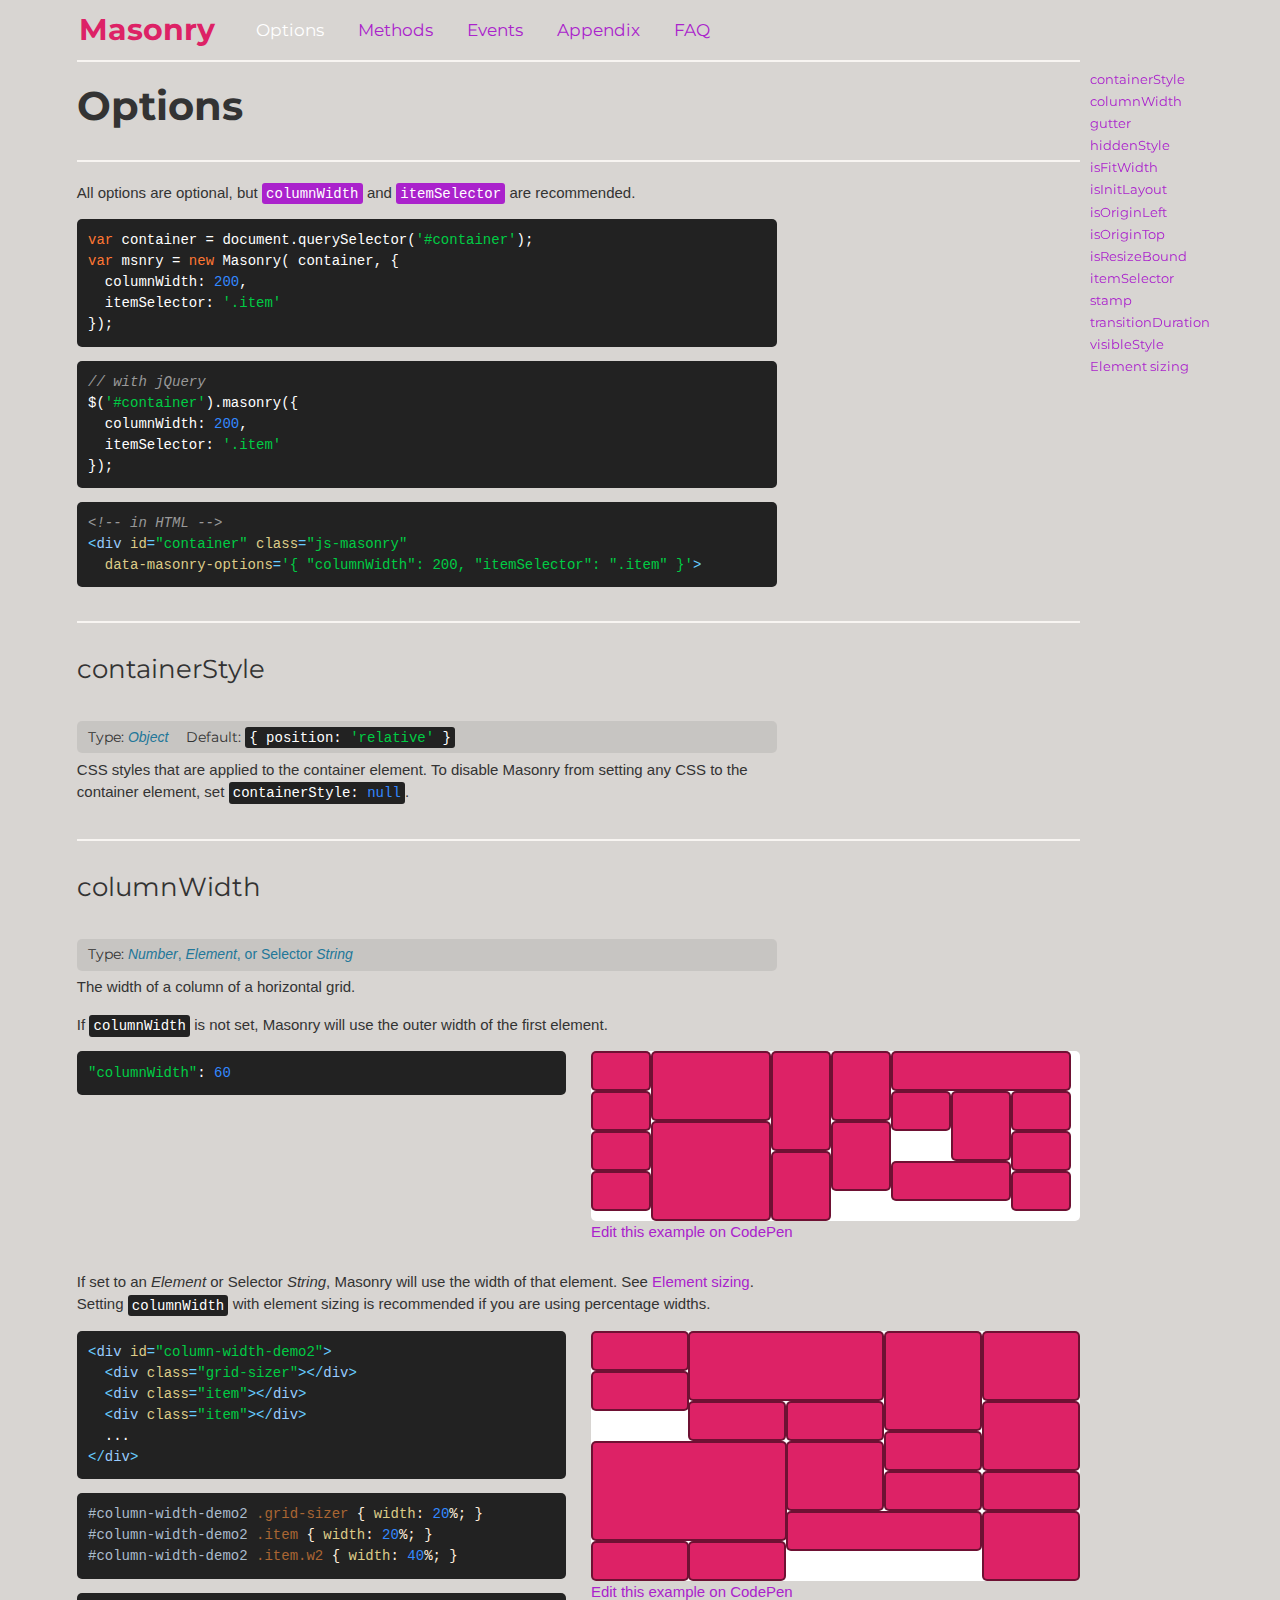
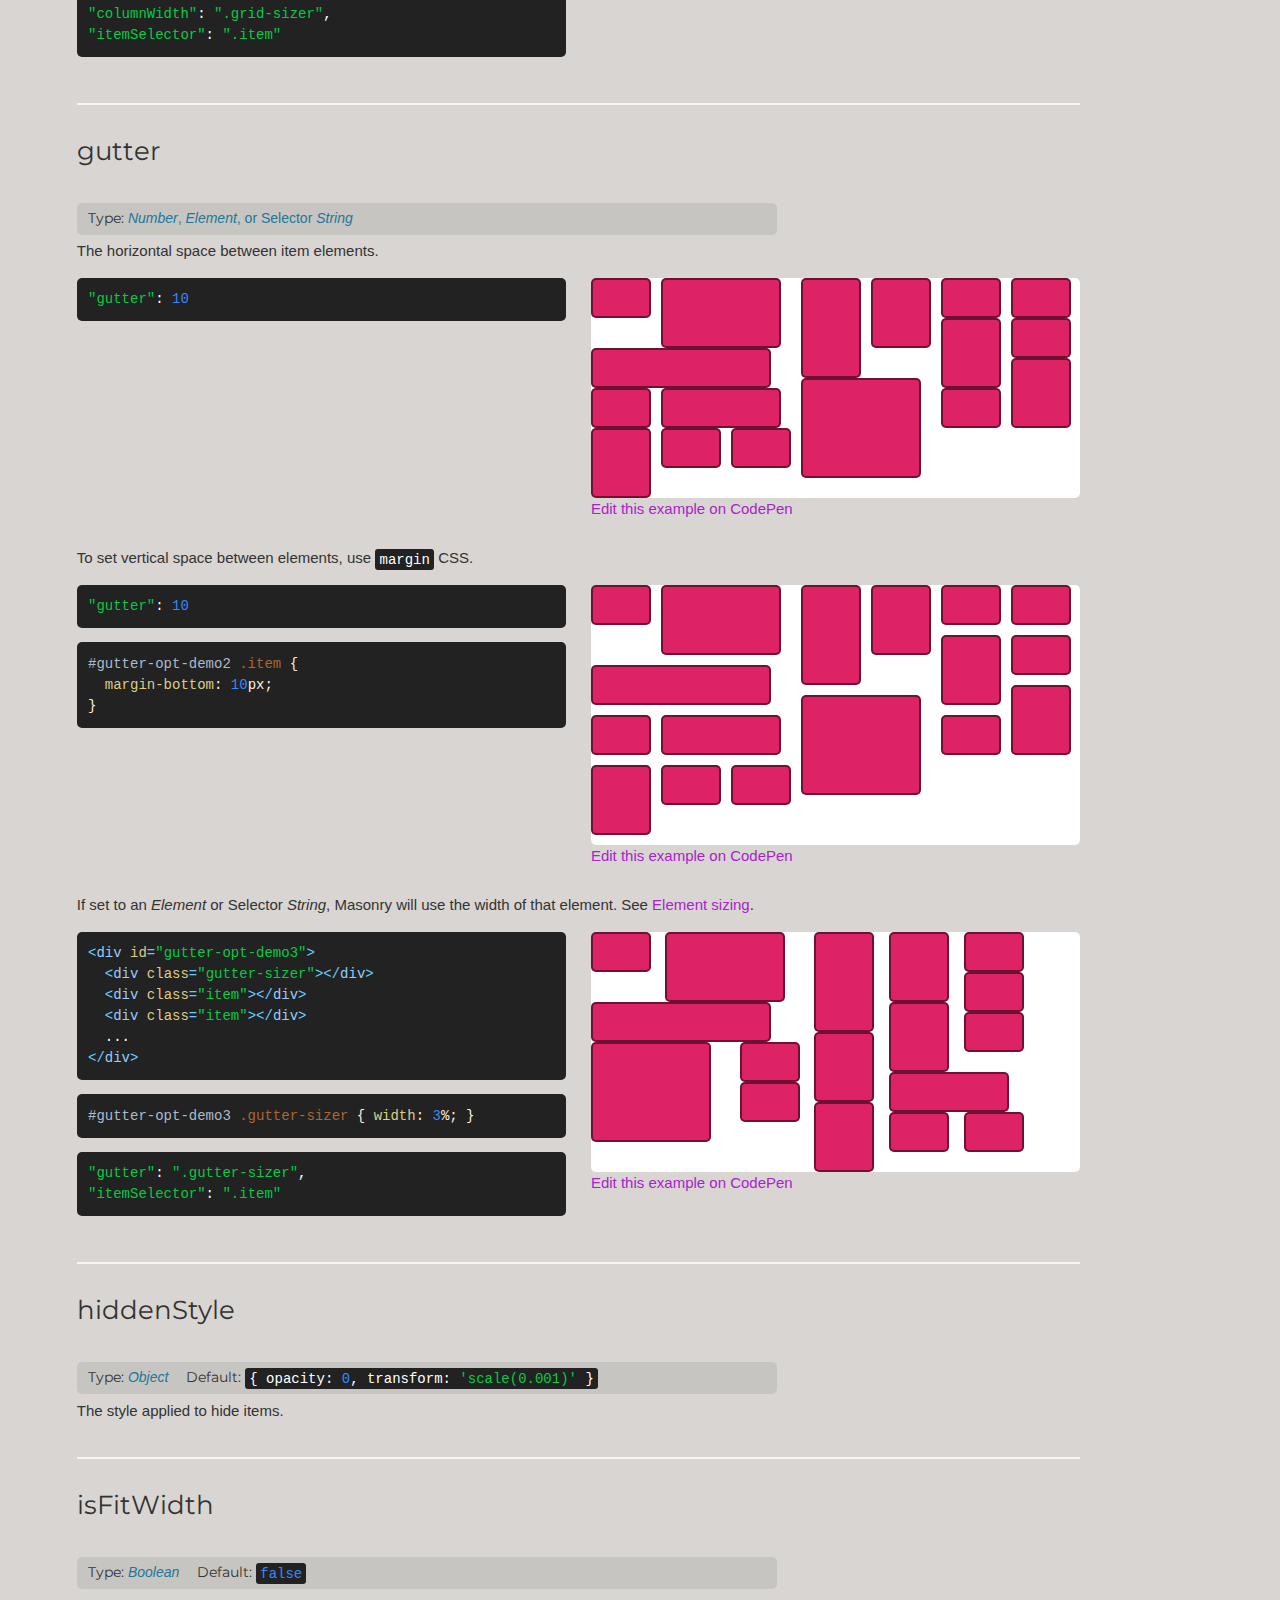
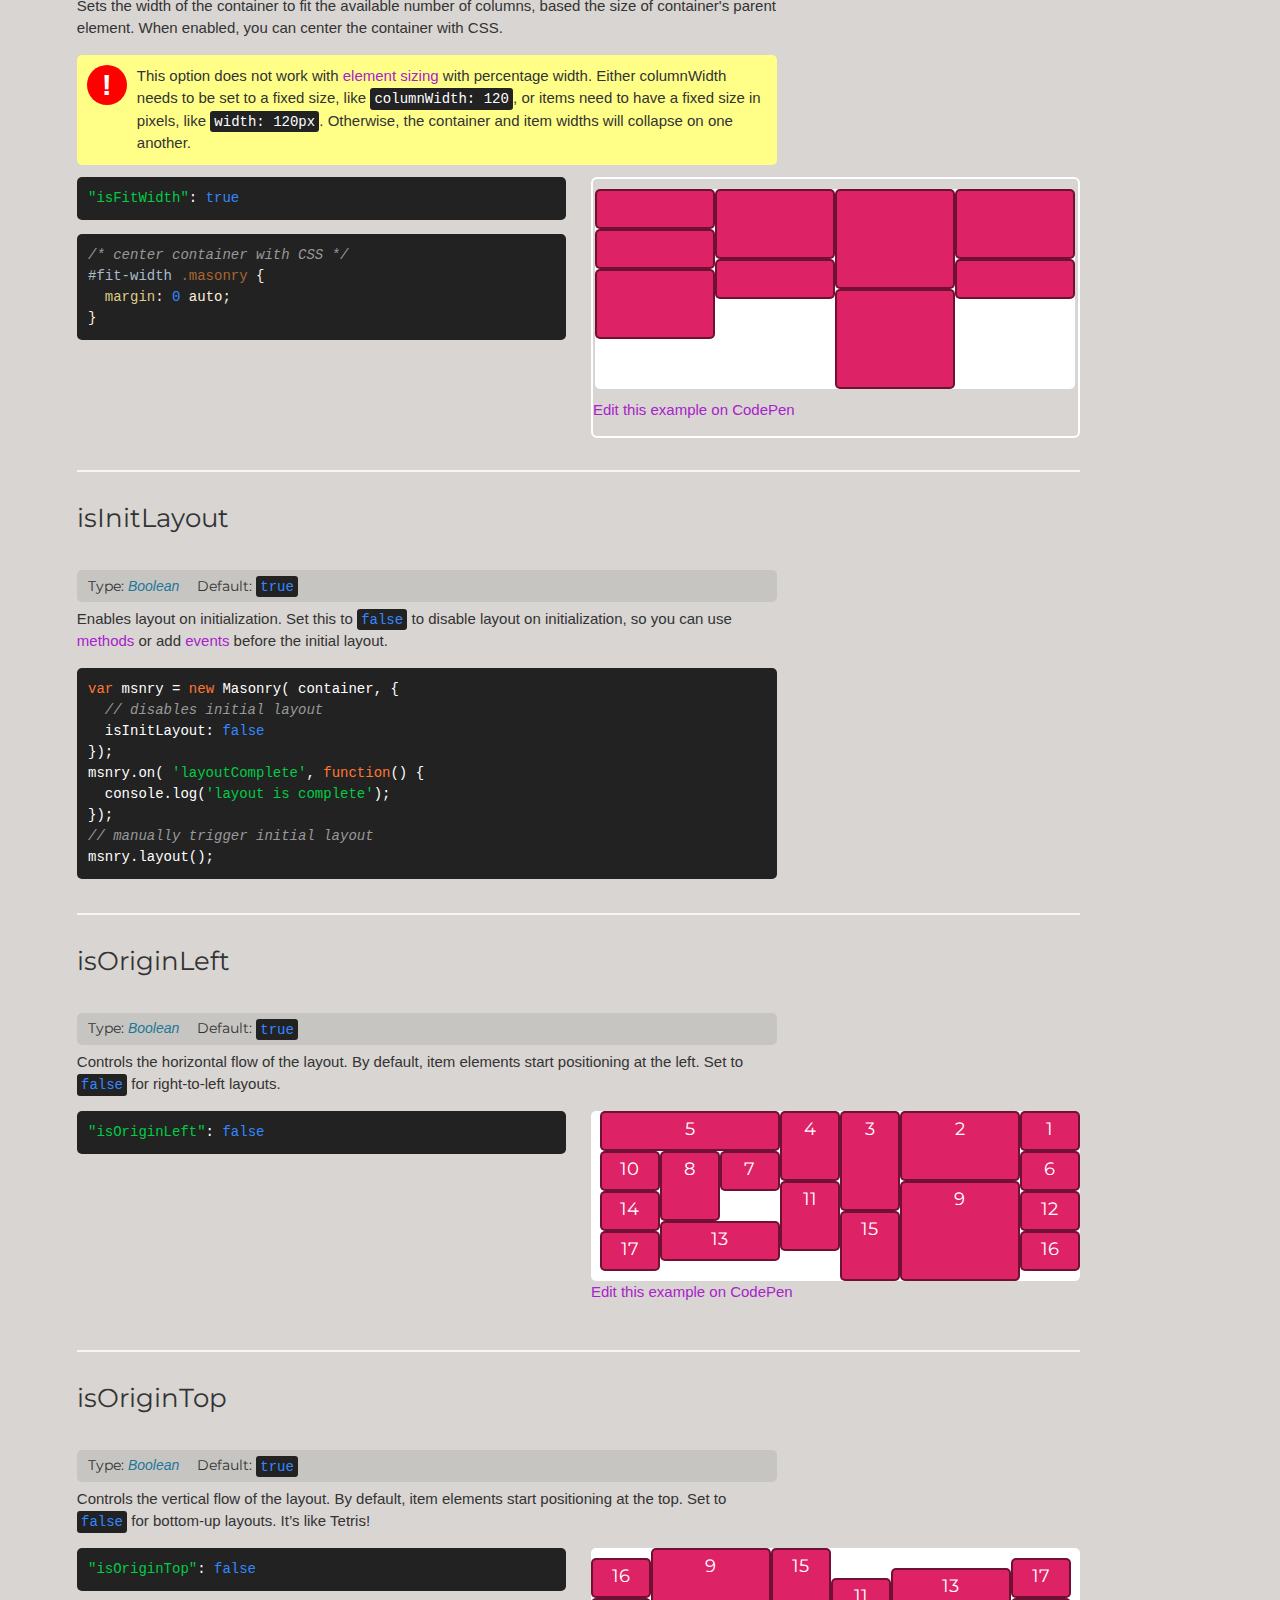
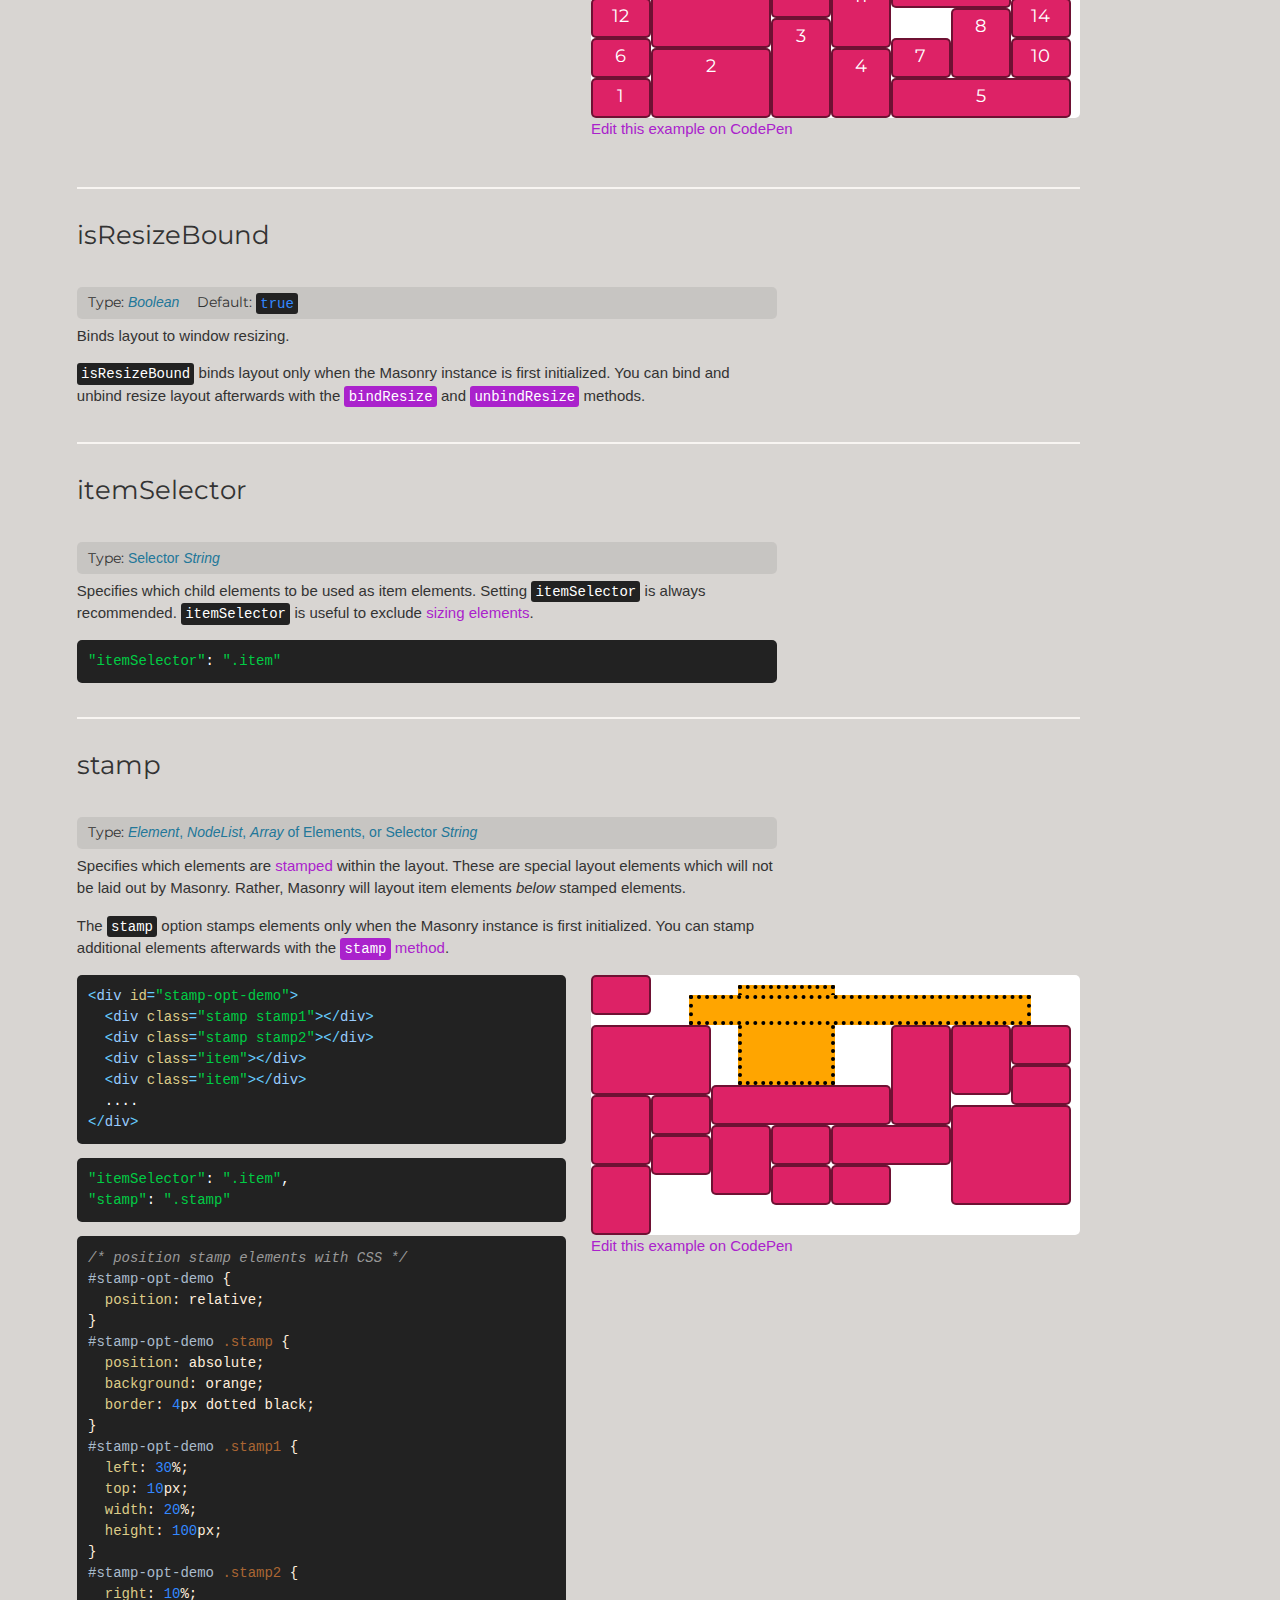
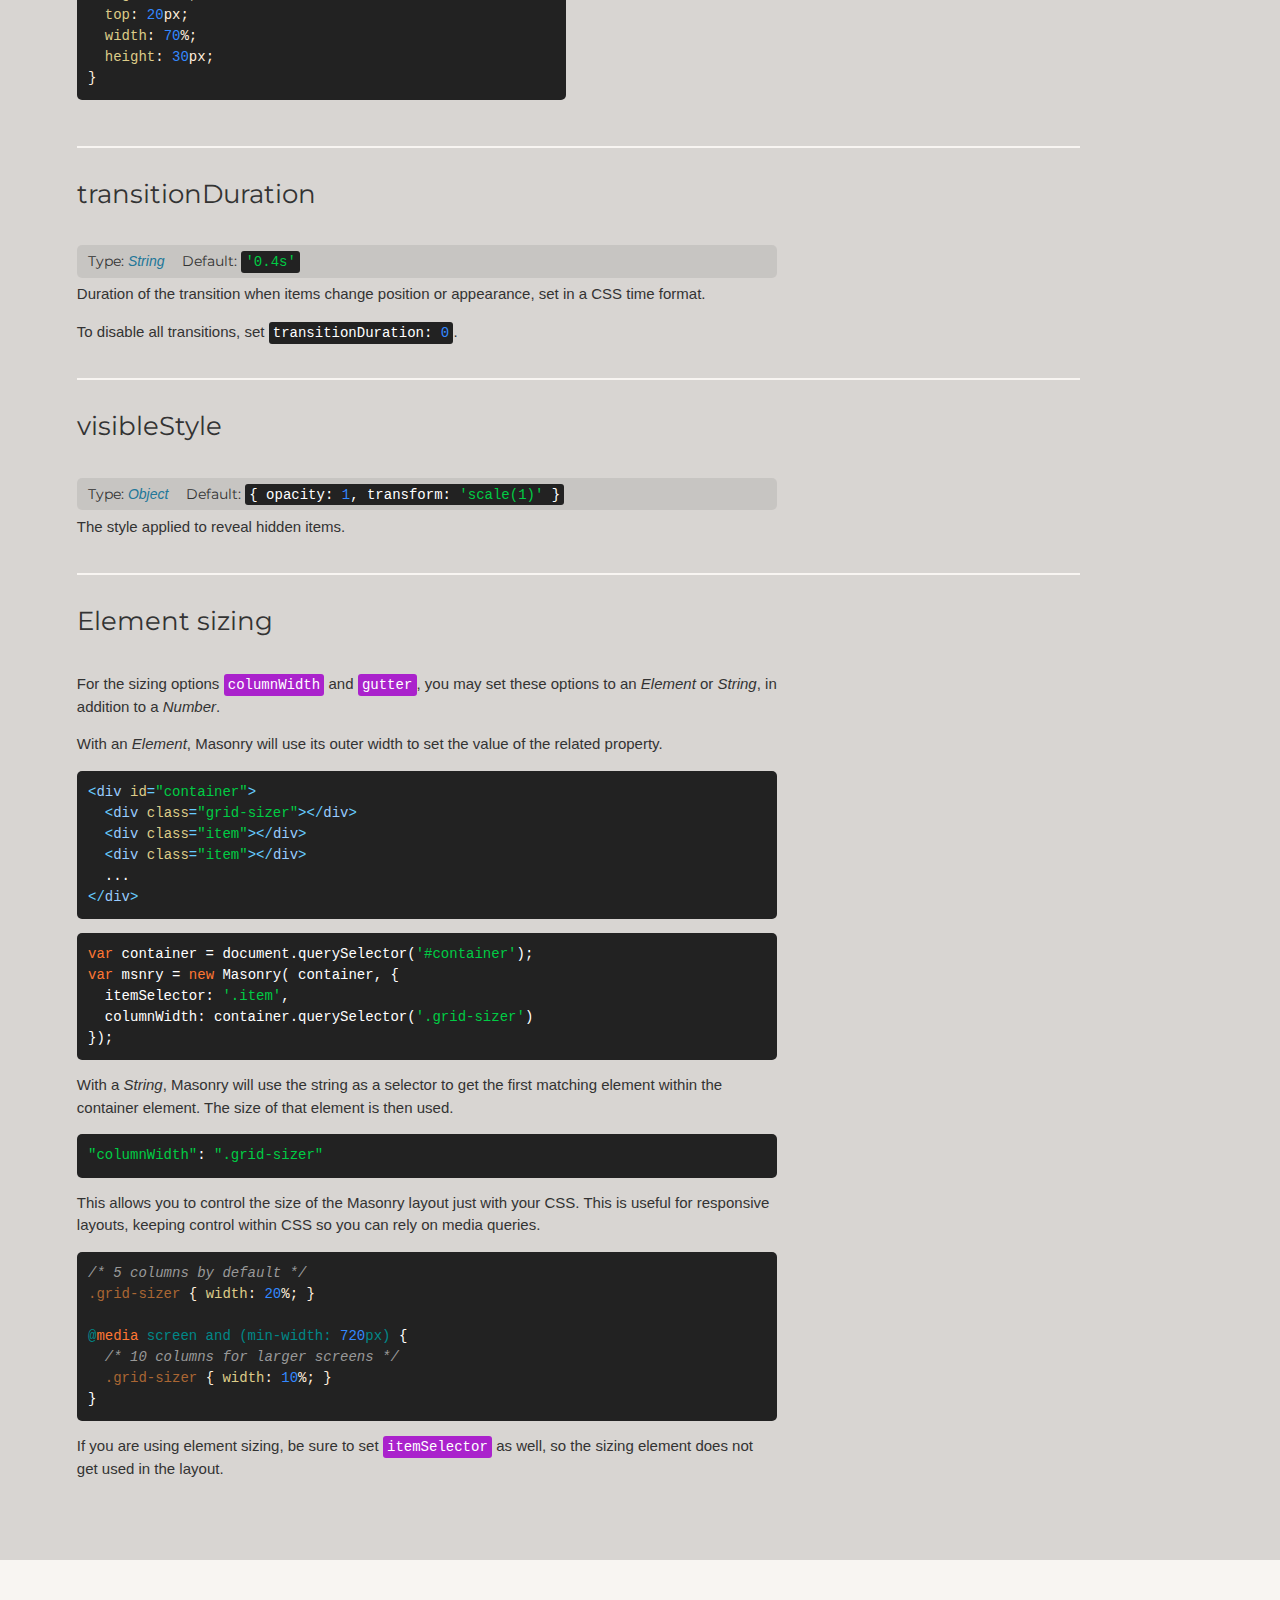
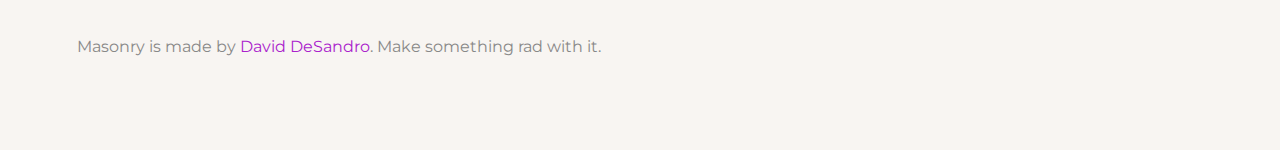
<file: masonry/options.html>
<!doctype html>
<!--[if lte IE 8]>     <html class="lt-ie9"> <![endif]-->
<!--[if gt IE 8]><!--> <html class=""> <!--<![endif]-->
<head>
  <meta charset="utf-8" />
  <meta http-equiv="X-UA-Compatible" content="IE=edge,chrome=1" />
  <meta name="viewport" content="width=device-width" />
  <meta name="description" content="Cascading grid layout library" />

  <title>Masonry Options</title>

  <link rel="stylesheet" href="http://fonts.googleapis.com/css?family=Montserrat:400,700" />

  
    <!-- DEV MODE - including each .css file -->
    
      <link rel="stylesheet" href="bower_components/normalize-css/normalize.css" />
    
      <link rel="stylesheet" href="css/base.css" />
    
      <link rel="stylesheet" href="css/code.css" />
    
      <link rel="stylesheet" href="css/demos.css" />
    
      <link rel="stylesheet" href="css/footer.css" />
    
      <link rel="stylesheet" href="css/hero.css" />
    
      <link rel="stylesheet" href="css/icons.css" />
    
      <link rel="stylesheet" href="css/index.css" />
    
      <link rel="stylesheet" href="css/layout.css" />
    
      <link rel="stylesheet" href="css/modules.css" />
    
      <link rel="stylesheet" href="css/site-nav.css" />
    
  

  
  <meta name="twitter:card" content="summary" />
  <meta name="twitter:site" content="@desandro" />
  <meta name="twitter:url" content="http://masonry.desandro.com/options.html" />
  <meta name="twitter:title" content="Masonry Options" />
  <meta name="twitter:description" content="Cascading grid layout library" />

</head>
<body class="options-page" data-page="options">

  <div id="site-nav">
    <div class="primary-content">
      <h1><a href=".">Masonry</a></h1>
      <ol>
        <li class="nav-options"><a href="options.html">Options</a></li>
        <li class="nav-methods"><a href="methods.html">Methods</a></li>
        <li class="nav-events"><a href="events.html">Events</a></li>
        <li class="nav-appendix"><a href="appendix.html">Appendix</a></li>
        <li class="nav-faq"><a href="faq.html">FAQ</a></li>
      </ol>
    </div>
  </div>

  
  

  <div id="content">

    <div class="primary-content">
      
        <h1>Options</h1>
        

      
      
        <ul id="page-nav">
          
            <li><a href="#containerstyle">containerStyle</a></li>
          
            <li><a href="#columnwidth">columnWidth</a></li>
          
            <li><a href="#gutter">gutter</a></li>
          
            <li><a href="#hiddenstyle">hiddenStyle</a></li>
          
            <li><a href="#isfitwidth">isFitWidth</a></li>
          
            <li><a href="#isinitlayout">isInitLayout</a></li>
          
            <li><a href="#isoriginleft">isOriginLeft</a></li>
          
            <li><a href="#isorigintop">isOriginTop</a></li>
          
            <li><a href="#isresizebound">isResizeBound</a></li>
          
            <li><a href="#itemselector">itemSelector</a></li>
          
            <li><a href="#stamp">stamp</a></li>
          
            <li><a href="#transitionduration">transitionDuration</a></li>
          
            <li><a href="#visiblestyle">visibleStyle</a></li>
          
            <li><a href="#element-sizing">Element sizing</a></li>
          
        </ul>
      
    </div>

    
    
<div class="primary-content">

<p>All options are optional, but <a href="#columnwidth"><code>columnWidth</code></a> and <a href="#itemselector"><code>itemSelector</code></a> are recommended.</p>

<pre><code class="js"><span class="keyword">var</span> container = document.querySelector(<span class="string">'#container'</span>);
<span class="keyword">var</span> msnry = <span class="keyword">new</span> Masonry( container, {
  columnWidth: <span class="number">200</span>,
  itemSelector: <span class="string">'.item'</span>
});</code></pre>

<pre><code class="js"><span class="comment">// with jQuery</span>
$(<span class="string">'#container'</span>).masonry({
  columnWidth: <span class="number">200</span>,
  itemSelector: <span class="string">'.item'</span>
});</code></pre>

<pre><code class="html"><span class="comment">&lt;!-- in HTML --&gt;</span>
<span class="tag">&lt;<span class="title">div</span> <span class="attribute">id</span>=<span class="value">"container"</span> <span class="attribute">class</span>=<span class="value">"js-masonry"</span>
  <span class="attribute">data-masonry-options</span>=<span class="value">'{ "columnWidth": 200, "itemSelector": ".item" }'</span>&gt;</span></code></pre>


</div><div class="primary-content">

<h2 id="containerstyle">containerStyle</h2>


<div class="param">
  <p class="param-bit type">
    <b>Type:</b>
    <span class="value"><i>Object</i></span>
  </p>
  <p class="param-bit default">
    <b>Default:</b>
    <span class="value"><code>{ position: <span class="string">'relative'</span> }</code></span>
  </p>
</div>

<p>CSS styles that are applied to the container element. To disable Masonry from setting any CSS to the container element, set <code>containerStyle: <span class="literal">null</span></code>.</p>

</div><div class="primary-content">

<h2 id="columnwidth">columnWidth</h2>

<div class="param">
  <p class="param-bit type">
    <b>Type:</b>
    <span class="value"><i>Number</i>, <i>Element</i>, or Selector <i>String</i></span>
  </p>
</div>

<p>The width of a column of a horizontal grid.</p>

<p>If <code>columnWidth</code> is not set, Masonry will use the outer width of the first element.</p>

<div class="row example">
  <div class="cell example-code">
<pre><code class="js"><span class="string">"columnWidth"</span>: <span class="number">60</span></code></pre>

  </div>
  <div class="cell demo">
    <div class="masonry js-masonry"  data-masonry-options='{ "columnWidth": 60 }'>
      <div class="item"></div>
<div class="item w2 h2"></div>
<div class="item h3"></div>
<div class="item h2"></div>
<div class="item w3"></div>
<div class="item"></div>
<div class="item"></div>
<div class="item h2"></div>
<div class="item w2 h3"></div>
<div class="item"></div>
<div class="item h2"></div>
<div class="item"></div>
<div class="item w2"></div>
<div class="item"></div>
<div class="item h2"></div>
<div class="item"></div>
<div class="item"></div>

    </div>
    <p class="edit"><a href="http://codepen.io/desandro/pen/osFxj">Edit this example on CodePen</a></p>
  </div>
</div>

<p>If set to an <i>Element</i> or Selector <i>String</i>, Masonry will use the width of that element. See <a href="#element-sizing">Element sizing</a>. Setting <code>columnWidth</code> with element sizing is recommended if you are using percentage widths.</p>

<div class="row example">
  <div class="cell example-code">
<pre><code class="html"><span class="tag">&lt;<span class="title">div</span> <span class="attribute">id</span>=<span class="value">"column-width-demo2"</span>&gt;</span>
  <span class="tag">&lt;<span class="title">div</span> <span class="attribute">class</span>=<span class="value">"grid-sizer"</span>&gt;</span><span class="tag">&lt;/<span class="title">div</span>&gt;</span>
  <span class="tag">&lt;<span class="title">div</span> <span class="attribute">class</span>=<span class="value">"item"</span>&gt;</span><span class="tag">&lt;/<span class="title">div</span>&gt;</span>
  <span class="tag">&lt;<span class="title">div</span> <span class="attribute">class</span>=<span class="value">"item"</span>&gt;</span><span class="tag">&lt;/<span class="title">div</span>&gt;</span>
  ...
<span class="tag">&lt;/<span class="title">div</span>&gt;</span></code></pre>

<pre><code class="css"><span class="id">#column-width-demo2</span> <span class="class">.grid-sizer</span> <span class="rules">{ <span class="rule"><span class="attribute">width</span>:<span class="value"> <span class="number">20</span>%;</span></span> <span class="rule">}</span></span>
<span class="id">#column-width-demo2</span> <span class="class">.item</span> <span class="rules">{ <span class="rule"><span class="attribute">width</span>:<span class="value"> <span class="number">20</span>%;</span></span> <span class="rule">}</span></span>
<span class="id">#column-width-demo2</span> <span class="class">.item</span><span class="class">.w2</span> <span class="rules">{ <span class="rule"><span class="attribute">width</span>:<span class="value"> <span class="number">40</span>%;</span></span> <span class="rule">}</span></span></code></pre>

<pre><code class="js"><span class="string">"columnWidth"</span>: <span class="string">".grid-sizer"</span>,
<span class="string">"itemSelector"</span>: <span class="string">".item"</span></code></pre>

  </div>
  <div class="cell demo">
    <div id="column-width-demo2" class="masonry js-masonry" data-masonry-options='{ "columnWidth": ".grid-sizer", "itemSelector": ".item" }'>
      <div class="grid-sizer"></div>
      <div class="item"></div>
<div class="item w2 h2"></div>
<div class="item h3"></div>
<div class="item h2"></div>
<div class="item w3"></div>
<div class="item"></div>
<div class="item"></div>
<div class="item h2"></div>
<div class="item w2 h3"></div>
<div class="item"></div>
<div class="item h2"></div>
<div class="item"></div>
<div class="item w2"></div>
<div class="item"></div>
<div class="item h2"></div>
<div class="item"></div>
<div class="item"></div>

    </div>
    <p class="edit"><a href="http://codepen.io/desandro/pen/JFpeg">Edit this example on CodePen</a></p>
  </div>
</div>

</div><div class="primary-content">

<h2 id="gutter">gutter</h2>

<div class="param">
  <p class="param-bit type">
    <b>Type:</b>
    <span class="value"><i>Number</i>, <i>Element</i>, or Selector <i>String</i></span>
  </p>
</div>

<p>The horizontal space between item elements.</p>

<div class="row example">
  <div class="cell example-code">
<pre><code class="js"><span class="string">"gutter"</span>: <span class="number">10</span></code></pre>

  </div>
  <div class="cell demo">
    <div class="masonry js-masonry" data-masonry-options='{ "gutter": 10 }'>
      <div class="item"></div>
<div class="item w2 h2"></div>
<div class="item h3"></div>
<div class="item h2"></div>
<div class="item w3"></div>
<div class="item"></div>
<div class="item"></div>
<div class="item h2"></div>
<div class="item w2 h3"></div>
<div class="item"></div>
<div class="item h2"></div>
<div class="item"></div>
<div class="item w2"></div>
<div class="item"></div>
<div class="item h2"></div>
<div class="item"></div>
<div class="item"></div>

    </div>
    <p class="edit"><a href="http://codepen.io/desandro/pen/iIbgC">Edit this example on CodePen</a></p>
  </div>
</div>

<p>To set vertical space between elements, use <code>margin</code> CSS.</p>

<div class="row example">
  <div class="cell example-code">
<pre><code class="js"><span class="string">"gutter"</span>: <span class="number">10</span></code></pre>

<pre><code class="css"><span class="id">#gutter-opt-demo2</span> <span class="class">.item</span> <span class="rules">{
  <span class="rule"><span class="attribute">margin-bottom</span>:<span class="value"> <span class="number">10</span>px;</span></span>
<span class="rule">}</span></span></code></pre>

  </div>
  <div id="gutter-opt-demo2" class="cell demo">
    <div class="masonry js-masonry" data-masonry-options='{ "gutter": 10 }'>
      <div class="item"></div>
<div class="item w2 h2"></div>
<div class="item h3"></div>
<div class="item h2"></div>
<div class="item w3"></div>
<div class="item"></div>
<div class="item"></div>
<div class="item h2"></div>
<div class="item w2 h3"></div>
<div class="item"></div>
<div class="item h2"></div>
<div class="item"></div>
<div class="item w2"></div>
<div class="item"></div>
<div class="item h2"></div>
<div class="item"></div>
<div class="item"></div>

    </div>
    <p class="edit"><a href="http://codepen.io/desandro/pen/gbnko">Edit this example on CodePen</a></p>
  </div>
</div>

<p>If set to an <i>Element</i> or Selector <i>String</i>, Masonry will use the width of that element. See <a href="#element-sizing">Element sizing</a>.</p>

<div class="row example">
  <div class="cell example-code">
<pre><code class="html"><span class="tag">&lt;<span class="title">div</span> <span class="attribute">id</span>=<span class="value">"gutter-opt-demo3"</span>&gt;</span>
  <span class="tag">&lt;<span class="title">div</span> <span class="attribute">class</span>=<span class="value">"gutter-sizer"</span>&gt;</span><span class="tag">&lt;/<span class="title">div</span>&gt;</span>
  <span class="tag">&lt;<span class="title">div</span> <span class="attribute">class</span>=<span class="value">"item"</span>&gt;</span><span class="tag">&lt;/<span class="title">div</span>&gt;</span>
  <span class="tag">&lt;<span class="title">div</span> <span class="attribute">class</span>=<span class="value">"item"</span>&gt;</span><span class="tag">&lt;/<span class="title">div</span>&gt;</span>
  ...
<span class="tag">&lt;/<span class="title">div</span>&gt;</span></code></pre>

<pre><code class="css"><span class="id">#gutter-opt-demo3</span> <span class="class">.gutter-sizer</span> <span class="rules">{ <span class="rule"><span class="attribute">width</span>:<span class="value"> <span class="number">3</span>%;</span></span> <span class="rule">}</span></span></code></pre>

<pre><code class="js"><span class="string">"gutter"</span>: <span class="string">".gutter-sizer"</span>,
<span class="string">"itemSelector"</span>: <span class="string">".item"</span></code></pre>

  </div>
  <div class="cell demo" >
    <div id="gutter-opt-demo3" class="masonry js-masonry" data-masonry-options='{ "gutter": ".gutter-sizer", "itemSelector": ".item" }'>
      <div class="gutter-sizer"></div>
      <div class="item"></div>
<div class="item w2 h2"></div>
<div class="item h3"></div>
<div class="item h2"></div>
<div class="item w3"></div>
<div class="item"></div>
<div class="item"></div>
<div class="item h2"></div>
<div class="item w2 h3"></div>
<div class="item"></div>
<div class="item h2"></div>
<div class="item"></div>
<div class="item w2"></div>
<div class="item"></div>
<div class="item h2"></div>
<div class="item"></div>
<div class="item"></div>

    </div>
    <p class="edit"><a href="http://codepen.io/desandro/pen/BAJKn">Edit this example on CodePen</a></p>
  </div>
</div>

</div><div class="primary-content">

<h2 id="hiddenstyle">hiddenStyle</h2>

<div class="param">
  <p class="param-bit type">
    <b>Type:</b>
    <span class="value"><i>Object</i></span>
  </p>
  <p class="param-bit default">
    <b>Default:</b>
    <span class="value"><code>{ opacity: <span class="literal">0</span>, transform: <span class="string">'scale(0.001)'</span> }</code></span>
  </p>
</div>

<p>The style applied to hide items.</p>

</div><div class="primary-content">

<h2 id="isfitwidth">isFitWidth</h2>

<div class="param">
  <p class="param-bit type">
    <b>Type:</b>
    <span class="value"><i>Boolean</i></span>
  </p>
  <p class="param-bit default">
    <b>Default:</b>
    <span class="value"><code><span class="literal">false</span></code></span>
  </p>
</div>

<p>Sets the width of the container to fit the available number of columns, based the size of container's parent element. When enabled, you can center the container with CSS.</p>

<div class="warning">
  <p>This option does not work with <a href="#element-sizing">element sizing</a> with percentage width. Either columnWidth needs to be set to a fixed size, like <code>columnWidth: 120</code>, or items need to have a fixed size in pixels, like <code>width: 120px</code>. Otherwise, the container and item widths will collapse on one another.</p>
</div>

<div class="row example">
  <div class="cell example-code">
<pre><code class="js"><span class="string">"isFitWidth"</span>: <span class="literal">true</span></code></pre>

<pre><code class="css"><span class="comment">/* center container with CSS */</span>
<span class="id">#fit-width</span> <span class="class">.masonry</span> <span class="rules">{
  <span class="rule"><span class="attribute">margin</span>:<span class="value"> <span class="number">0</span> auto;</span></span>
<span class="rule">}</span></span></code></pre>

  </div>
  <div id="fit-width" class="cell demo">
    <div class="masonry js-masonry" data-masonry-options='{ "isFitWidth": true }'>
      <div class="item w2"></div>
      <div class="item w2 h2"></div>
      <div class="item w2 h3"></div>
      <div class="item w2 h2"></div>
      <div class="item w2"></div>
      <div class="item w2"></div>
      <div class="item w2"></div>
      <div class="item w2 h2"></div>
      <div class="item w2 h3"></div>
    </div>
    <p class="edit"><a href="http://codepen.io/desandro/pen/nGLvx">Edit this example on CodePen</a></p>
  </div>
</div>

</div><div class="primary-content">

<h2 id="isinitlayout">isInitLayout</h2>

<div class="param">
  <p class="param-bit type">
    <b>Type:</b>
    <span class="value"><i>Boolean</i></span>
  </p>
  <p class="param-bit default">
    <b>Default:</b>
    <span class="value"><code><span class="literal">true</span></code></span>
  </p>
</div>

<p>Enables layout on initialization. Set this to <code><span class="literal">false</span></code> to disable layout on initialization, so you can use <a href="methods.html">methods</a> or add <a href="events.html">events</a> before the initial layout.</p>

<pre><code class="js"><span class="keyword">var</span> msnry = <span class="keyword">new</span> Masonry( container, {
  <span class="comment">// disables initial layout</span>
  isInitLayout: <span class="literal">false</span>
});
msnry.on( <span class="string">'layoutComplete'</span>, <span class="keyword">function</span>() {
  console.log(<span class="string">'layout is complete'</span>);
});
<span class="comment">// manually trigger initial layout</span>
msnry.layout();</code></pre>


</div><div class="primary-content">

<h2 id="isoriginleft">isOriginLeft</h2>

<div class="param">
  <p class="param-bit type">
    <b>Type:</b>
    <span class="value"><i>Boolean</i></span>
  </p>
  <p class="param-bit default">
    <b>Default:</b>
    <span class="value"><code><span class="literal">true</span></code></span>
  </p>
</div>

<p>Controls the horizontal flow of the layout. By default, item elements start positioning at the left. Set to <code><span class="literal">false</span></code> for right-to-left layouts.</p>

<div class="row example">
  <div class="cell example-code">
<pre><code class="js"><span class="string">"isOriginLeft"</span>: <span class="literal">false</span></code></pre>

  </div>
  <div class="cell demo">
    <div class="masonry js-masonry counting" data-masonry-options='{ "isOriginLeft": false }'>
      <div class="item"></div>
<div class="item w2 h2"></div>
<div class="item h3"></div>
<div class="item h2"></div>
<div class="item w3"></div>
<div class="item"></div>
<div class="item"></div>
<div class="item h2"></div>
<div class="item w2 h3"></div>
<div class="item"></div>
<div class="item h2"></div>
<div class="item"></div>
<div class="item w2"></div>
<div class="item"></div>
<div class="item h2"></div>
<div class="item"></div>
<div class="item"></div>

    </div>
    <p class="edit"><a href="http://codepen.io/desandro/pen/adwgL">Edit this example on CodePen</a></p>
  </div>
</div>

</div><div class="primary-content">

<h2 id="isorigintop">isOriginTop</h2>

<div class="param">
  <p class="param-bit type">
    <b>Type:</b>
    <span class="value"><i>Boolean</i></span>
  </p>
  <p class="param-bit default">
    <b>Default:</b>
    <span class="value"><code><span class="literal">true</span></code></span>
  </p>
</div>

<p>Controls the vertical flow of the layout. By default, item elements start positioning at the top. Set to <code><span class="literal">false</span></code> for bottom-up layouts. It&rsquo;s like Tetris!</p>

<div class="row example">
  <div class="cell example-code">
<pre><code class="js"><span class="string">"isOriginTop"</span>: <span class="literal">false</span></code></pre>

  </div>
  <div class="cell demo">
    <div class="masonry js-masonry counting" data-masonry-options='{ "isOriginTop": false }'>
      <div class="item"></div>
<div class="item w2 h2"></div>
<div class="item h3"></div>
<div class="item h2"></div>
<div class="item w3"></div>
<div class="item"></div>
<div class="item"></div>
<div class="item h2"></div>
<div class="item w2 h3"></div>
<div class="item"></div>
<div class="item h2"></div>
<div class="item"></div>
<div class="item w2"></div>
<div class="item"></div>
<div class="item h2"></div>
<div class="item"></div>
<div class="item"></div>

    </div>
    <p class="edit"><a href="http://codepen.io/desandro/pen/uwtLs">Edit this example on CodePen</a></p>
  </div>
</div>

</div><div class="primary-content">

<h2 id="isresizebound">isResizeBound</h2>

<div class="param">
  <p class="param-bit type">
    <b>Type:</b>
    <span class="value"><i>Boolean</i></span>
  </p>
  <p class="param-bit default">
    <b>Default:</b>
    <span class="value"><code><span class="literal">true</span></code></span>
  </p>
</div>

<p>Binds layout to window resizing.</p>

<p><code>isResizeBound</code> binds layout only when the Masonry instance is first initialized. You can bind and unbind resize layout afterwards with the <a href="methods.html#bindresize"><code>bindResize</code></a> and <a href="methods.html#unbindresize"><code>unbindResize</code></a> methods.</p>

</div><div class="primary-content">

<h2 id="itemselector">itemSelector</h2>

<div class="param">
  <p class="param-bit type">
    <b>Type:</b>
    <span class="value">Selector <i>String</i></span>
  </p>
</div>

<p>Specifies which child elements to be used as item elements. Setting <code>itemSelector</code> is always recommended. <code>itemSelector</code> is useful to exclude <a href="#element-sizing">sizing elements</a>.</p>

<pre><code class="js"><span class="string">"itemSelector"</span>: <span class="string">".item"</span></code></pre>


</div><div class="primary-content">

<h2 id="stamp">stamp</h2>

<div class="param">
  <p class="param-bit type">
    <b>Type:</b>
    <span class="value"><i>Element</i>, <i>NodeList</i>, <i>Array</i> of Elements, or Selector <i>String</i></span>
  </p>
</div>

<p>Specifies which elements are <a href="methods.html#stamp">stamped</a> within the layout. These are special layout elements which will not be laid out by Masonry. Rather, Masonry will layout item elements <em>below</em> stamped elements.</p>

<p>The <code>stamp</code> option stamps elements only when the Masonry instance is first initialized. You can stamp additional elements afterwards with the <a href="methods.html#stamp"><code>stamp</code> method</a>.</p>

<div class="row example">
  <div class="cell example-code">
<pre><code class="html"><span class="tag">&lt;<span class="title">div</span> <span class="attribute">id</span>=<span class="value">"stamp-opt-demo"</span>&gt;</span>
  <span class="tag">&lt;<span class="title">div</span> <span class="attribute">class</span>=<span class="value">"stamp stamp1"</span>&gt;</span><span class="tag">&lt;/<span class="title">div</span>&gt;</span>
  <span class="tag">&lt;<span class="title">div</span> <span class="attribute">class</span>=<span class="value">"stamp stamp2"</span>&gt;</span><span class="tag">&lt;/<span class="title">div</span>&gt;</span>
  <span class="tag">&lt;<span class="title">div</span> <span class="attribute">class</span>=<span class="value">"item"</span>&gt;</span><span class="tag">&lt;/<span class="title">div</span>&gt;</span>
  <span class="tag">&lt;<span class="title">div</span> <span class="attribute">class</span>=<span class="value">"item"</span>&gt;</span><span class="tag">&lt;/<span class="title">div</span>&gt;</span>
  ....
<span class="tag">&lt;/<span class="title">div</span>&gt;</span></code></pre>

<pre><code class="js"><span class="string">"itemSelector"</span>: <span class="string">".item"</span>,
<span class="string">"stamp"</span>: <span class="string">".stamp"</span></code></pre>

<pre><code class="css"><span class="comment">/* position stamp elements with CSS */</span>
<span class="id">#stamp-opt-demo</span> <span class="rules">{
  <span class="rule"><span class="attribute">position</span>:<span class="value"> relative;</span></span>
<span class="rule">}</span></span>
<span class="id">#stamp-opt-demo</span> <span class="class">.stamp</span> <span class="rules">{
  <span class="rule"><span class="attribute">position</span>:<span class="value"> absolute;</span></span>
  <span class="rule"><span class="attribute">background</span>:<span class="value"> orange;</span></span>
  <span class="rule"><span class="attribute">border</span>:<span class="value"> <span class="number">4</span>px dotted black;</span></span>
<span class="rule">}</span></span>
<span class="id">#stamp-opt-demo</span> <span class="class">.stamp1</span> <span class="rules">{
  <span class="rule"><span class="attribute">left</span>:<span class="value"> <span class="number">30</span>%;</span></span>
  <span class="rule"><span class="attribute">top</span>:<span class="value"> <span class="number">10</span>px;</span></span>
  <span class="rule"><span class="attribute">width</span>:<span class="value"> <span class="number">20</span>%;</span></span>
  <span class="rule"><span class="attribute">height</span>:<span class="value"> <span class="number">100</span>px;</span></span>
<span class="rule">}</span></span>
<span class="id">#stamp-opt-demo</span> <span class="class">.stamp2</span> <span class="rules">{
  <span class="rule"><span class="attribute">right</span>:<span class="value"> <span class="number">10</span>%;</span></span>
  <span class="rule"><span class="attribute">top</span>:<span class="value"> <span class="number">20</span>px;</span></span>
  <span class="rule"><span class="attribute">width</span>:<span class="value"> <span class="number">70</span>%;</span></span>
  <span class="rule"><span class="attribute">height</span>:<span class="value"> <span class="number">30</span>px;</span></span>
<span class="rule">}</span></span></code></pre>

  </div>
  <div class="cell demo">
    <div id="stamp-opt-demo" class="masonry has-stamp js-masonry" data-masonry-options='{ "itemSelector": ".item", "stamp": ".stamp" }'>
      <div class="stamp stamp1"></div>
      <div class="stamp stamp2"></div>
      <div class="item"></div>
<div class="item w2 h2"></div>
<div class="item h3"></div>
<div class="item h2"></div>
<div class="item w3"></div>
<div class="item"></div>
<div class="item"></div>
<div class="item h2"></div>
<div class="item w2 h3"></div>
<div class="item"></div>
<div class="item h2"></div>
<div class="item"></div>
<div class="item w2"></div>
<div class="item"></div>
<div class="item h2"></div>
<div class="item"></div>
<div class="item"></div>

    </div>
    <p class="edit"><a href="http://codepen.io/desandro/pen/hsine">Edit this example on CodePen</a></p>
  </div>
</div>

</div><div class="primary-content">

<h2 id="transitionduration">transitionDuration</h2>

<div class="param">
  <p class="param-bit type">
    <b>Type:</b>
    <span class="value"><i>String</i></span>
  </p>
  <p class="param-bit default">
    <b>Default:</b>
    <span class="value"><code><span class="string">'0.4s'</span></code></span>
  </p>
</div>

<p>Duration of the transition when items change position or appearance, set in a CSS time format.</p>

<p>To disable all transitions, set <code>transitionDuration: <span class="literal">0</span></code>.</p>

</div><div class="primary-content">

<h2 id="visiblestyle">visibleStyle</h2>

<div class="param">
  <p class="param-bit type">
    <b>Type:</b>
    <span class="value"><i>Object</i></span>
  </p>
  <p class="param-bit default">
    <b>Default:</b>
    <span class="value"><code>{ opacity: <span class="literal">1</span>, transform: <span class="string">'scale(1)'</span> }</code></span>
  </p>
</div>

<p>The style applied to reveal hidden items.</p>

</div><div class="primary-content">

<h2 id="element-sizing">Element sizing</h2>

<p>For the sizing options <a href="#columnwidth"><code>columnWidth</code></a> and <a href="#gutter"><code>gutter</code></a>, you may set these options to an <i>Element</i> or <i>String</i>, in addition to a <i>Number</i>.</p>

<p>With an <i>Element</i>, Masonry will use its outer width to set the value of the related property.</p>

<pre><code class="html"><span class="tag">&lt;<span class="title">div</span> <span class="attribute">id</span>=<span class="value">"container"</span>&gt;</span>
  <span class="tag">&lt;<span class="title">div</span> <span class="attribute">class</span>=<span class="value">"grid-sizer"</span>&gt;</span><span class="tag">&lt;/<span class="title">div</span>&gt;</span>
  <span class="tag">&lt;<span class="title">div</span> <span class="attribute">class</span>=<span class="value">"item"</span>&gt;</span><span class="tag">&lt;/<span class="title">div</span>&gt;</span>
  <span class="tag">&lt;<span class="title">div</span> <span class="attribute">class</span>=<span class="value">"item"</span>&gt;</span><span class="tag">&lt;/<span class="title">div</span>&gt;</span>
  ...
<span class="tag">&lt;/<span class="title">div</span>&gt;</span></code></pre>


<pre><code class="js"><span class="keyword">var</span> container = document.querySelector(<span class="string">'#container'</span>);
<span class="keyword">var</span> msnry = <span class="keyword">new</span> Masonry( container, {
  itemSelector: <span class="string">'.item'</span>,
  columnWidth: container.querySelector(<span class="string">'.grid-sizer'</span>)
});</code></pre>


<p>With a <i>String</i>, Masonry will use the string as a selector to get the first matching element within the container element. The size of that element is then used.</p>

<pre><code class="js"><span class="string">"columnWidth"</span>: <span class="string">".grid-sizer"</span></code></pre>


<p>This allows you to control the size of the Masonry layout just with your CSS. This is useful for responsive layouts, keeping control within CSS so you can rely on media queries.</p>

<pre><code class="css"><span class="comment">/* 5 columns by default */</span>
<span class="class">.grid-sizer</span> <span class="rules">{ <span class="rule"><span class="attribute">width</span>:<span class="value"> <span class="number">20</span>%;</span></span> <span class="rule">}</span></span>

<span class="at_rule">@<span class="keyword">media</span> screen and (min-width: <span class="number">720</span>px) </span>{
  <span class="comment">/* 10 columns for larger screens */</span>
  <span class="class">.grid-sizer</span> <span class="rules">{ <span class="rule"><span class="attribute">width</span>:<span class="value"> <span class="number">10</span>%;</span></span> <span class="rule">}</span></span>
}</code></pre>


<p>If you are using element sizing, be sure to set <a href="#itemselector"><code>itemSelector</code></a> as well, so the sizing element does not get used in the layout.</p>

</div>


  </div>

  <div id="footer">
    <div class="primary-content">
      <p class="made-by">
        Masonry is made by <a href="http://desandro.com">David DeSandro</a>.
        Make something rad with it.
        
      </p>

      

    </div>
  </div>

<!-- Masonry does NOT require jQuery.
     jQuery is only used to demonstrate Masonry as a jQuery plugin -->
<script src="http://ajax.googleapis.com/ajax/libs/jquery/1.10.0/jquery.min.js"></script>
<script>window.jQuery || document.write('<script src="bower_components/jquery/jquery.min.js"><\/script>')</script>


  <!-- DEV MODE - including each .js file -->
  
    <script src="bower_components/classie/classie.js"></script>
  
    <script src="bower_components/eventie/eventie.js"></script>
  
    <script src="bower_components/doc-ready/doc-ready.js"></script>
  
    <script src="bower_components/get-style-property/get-style-property.js"></script>
  
    <script src="bower_components/eventEmitter/EventEmitter.js"></script>
  
    <script src="bower_components/imagesloaded/imagesloaded.js"></script>
  
    <script src="bower_components/jquery-bridget/jquery.bridget.js"></script>
  
    <script src="bower_components/get-size/get-size.js"></script>
  
    <script src="bower_components/matches-selector/matches-selector.js"></script>
  
    <script src="bower_components/outlayer/item.js"></script>
  
    <script src="bower_components/outlayer/outlayer.js"></script>
  
    <script src="bower_components/masonry/masonry.js"></script>
  
    <script src="js/controller.js"></script>
  
    <script src="js/pages/events.js"></script>
  
    <script src="js/pages/faq.js"></script>
  
    <script src="js/pages/index.js"></script>
  
    <script src="js/pages/methods.js"></script>
  




</body>
</html>
</file>
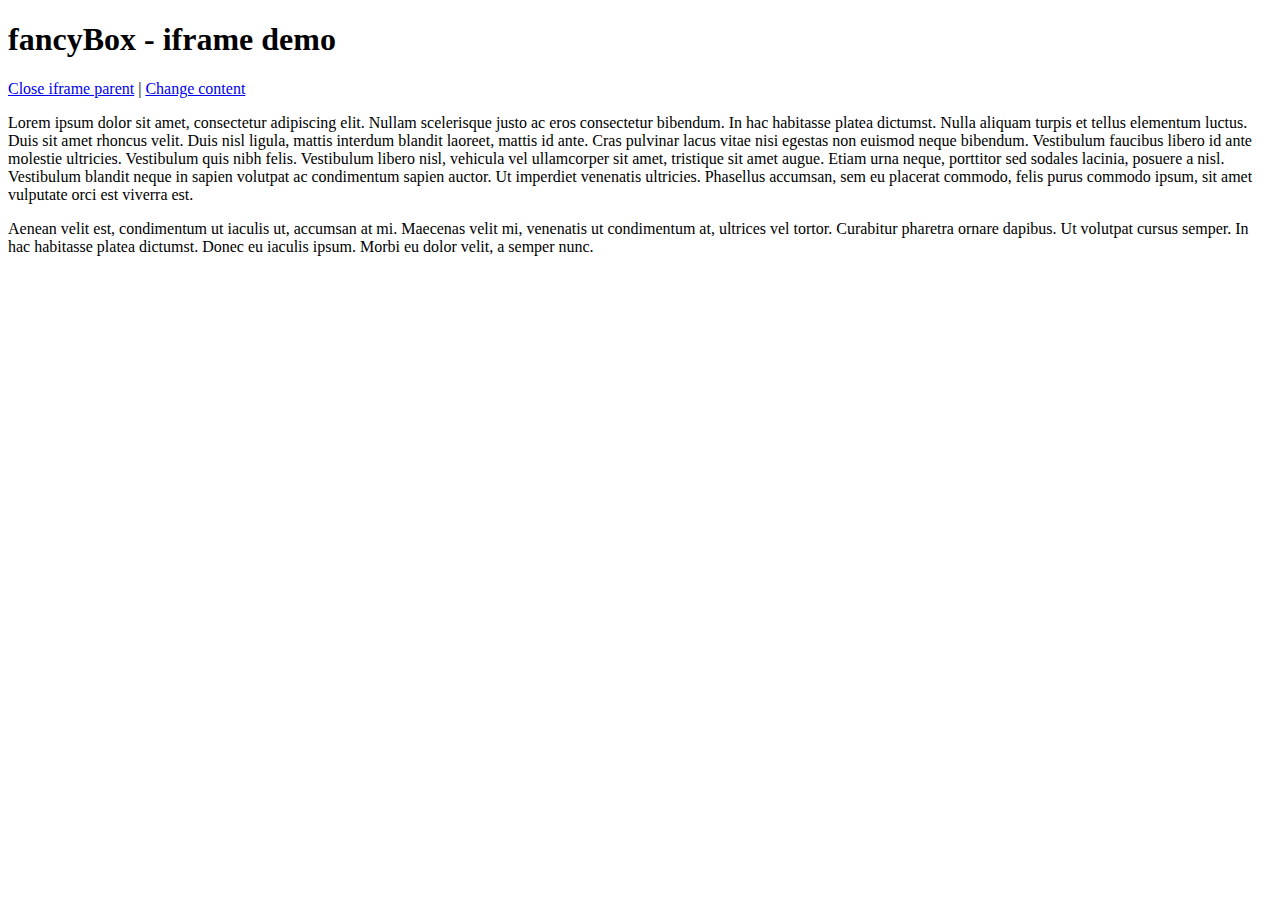
<file: fancybox/demo/iframe.html>
<!DOCTYPE html>
<html>
<head>
	<title>fancyBox - iframe demo</title>
	<meta http-equiv="Content-Type" content="text/html; charset=UTF-8" />
</head>
<body>
	<h1>fancyBox - iframe demo</h1>

	<p>
		<a href="javascript:parent.jQuery.fancybox.close();">Close iframe parent</a>

		|

		<a href="javascript:parent.jQuery.fancybox.open({href : '1_b.jpg', title : 'My title'});">Change content</a>
	</p>

	<p>
		Lorem ipsum dolor sit amet, consectetur adipiscing elit. Nullam scelerisque justo ac eros consectetur bibendum. In hac habitasse platea dictumst. Nulla aliquam turpis et tellus elementum luctus. Duis sit amet rhoncus velit. Duis nisl ligula, mattis interdum blandit laoreet, mattis id ante. Cras pulvinar lacus vitae nisi egestas non euismod neque bibendum. Vestibulum faucibus libero id ante molestie ultricies. Vestibulum quis nibh felis. Vestibulum libero nisl, vehicula vel ullamcorper sit amet, tristique sit amet augue. Etiam urna neque, porttitor sed sodales lacinia, posuere a nisl. Vestibulum blandit neque in sapien volutpat ac condimentum sapien auctor. Ut imperdiet venenatis ultricies. Phasellus accumsan, sem eu placerat commodo, felis purus commodo ipsum, sit amet vulputate orci est viverra est.
	</p>

	<p>
		Aenean velit est, condimentum ut iaculis ut, accumsan at mi. Maecenas velit mi, venenatis ut condimentum at, ultrices vel tortor. Curabitur pharetra ornare dapibus. Ut volutpat cursus semper. In hac habitasse platea dictumst. Donec eu iaculis ipsum. Morbi eu dolor velit, a semper nunc.
	</p>
</body>
</html>
</file>
<file: masonry/css/base.css>
/* colors

light gray #D8D5D2
dark gray #333
purple #A2C
red #D26
*/

* {
  -webkit-box-sizing: border-box;
     -moz-box-sizing: border-box;
          box-sizing: border-box;
}

body {
  font-family: 'Lucida Sans', 'Lucida Sans Regular', 'Lucida Grande', 'Lucida Sans Unicode', Arial, sans-serif;
  font-size: 15px;
  line-height: 1.5;
  color: #333;
  background: #D8D5D2;
}

/* margins */
h1, h2, h3, h4, h5, h6,
p,
ol, ul,
pre {
  margin-top: 0;
  margin-bottom: 1.0em;
}

/* Fonts
------------------------- */

/* Montserrat */
h1, h2, h3, h4, h5,
#site-nav,
#page-nav,
.tagline,
#what,
.masonry.counting .item:before,
.param-bit b,
.button,
.instruction,
#notification,
#footer .made-by,
#footer .other-product {
  font-family: 'Montserrat', Gotham, 'Proxima Nova', 'Lucida Sans', 'Lucida Sans Regular', 'Lucida Grande', 'Lucida Sans Unicode', Arial, sans-serif;
}

/* ---- links ---- */

a,
a code {
  color: #A2C;
  text-decoration: none;
}

a:hover,
a:hover code {
  color: #D26;
}


/* ---- headers ---- */

h1, h2, h3, h4 {
  line-height: 1.25;
}

h1, h2 {
}

h1 {
  font-weight: bold;
  font-size: 2.65em;
  margin-bottom: 0.2em;
}

h3 {
  font-size: 1.4em;
  margin-bottom: 0.5em;
}

h4 {
  text-transform: uppercase;
  letter-spacing: 0.1em;
  font-size: 1.1em;
}

/* ---- lists ---- */

ul, ol {
  padding-left: 1.8em;
}
</file>
<file: masonry/css/code.css>
/* Code
------------------------- */

pre, code {
  font-family: Consolas, Menlo, monospace;
  font-size: 14px;
  background: #222;
  color: white;
}

pre {
  padding: 0.8em;
  border-radius: 5px;
}

code {
  padding: 0.2em 0.3em;
  line-height: 1.2;
  border-radius: 3px;
}
pre code {
  padding: 0;
  line-height: 1.5;
  background: none;
}

a code {
  background: #A2C;
  color: white;
}

a:hover code {
  color: white;
  background: #D26;
}

code .string,
code .tag .value { color: #0C4; }
code .number, /* integer */
code .cp, /* doctype */
code .literal { color: #38F; } /*boolean*/
code .keyword { color: #F73; } /* keyword */
code .kd, /* storage */
code .attribute { color: #DC8; } /* markup attribute */
code .title { color: #9CF; }
code .params { color: #98D; }
code .p  { color: #EDB; } /* punctuation */
code .o  { color: #F63; }   /* operator */
code .nb { color: #AA97AC;} /* support */

/* comment */
code .comment { color: #999; font-style: italic; }

code .tag { color: #6CF; } /* Markup open tag */

code .id { color: #ABC; } /* css id */
code .class { color: #A63; }  /* CSS class */
code .rules { color: #FED; }
code .m  { color: #DE8E50; } /* CSS value */
code .nd { color: #9FAD7E; } /* CSS pseudo selector */
code .hexcolor { color: #F63; }
code .at_rule { color: #088; }
</file>
<file: masonry/css/demos.css>
/* ---- demos ---- */

.demo .masonry,
.demo.masonry {
  background: white;
  border-radius: 5px;
}

.demo .button {
  margin-bottom: 0.8em;
}

/* ---- fit width ---- */

#fit-width {
  border: 2px solid white;
  border-radius: 6px;
}

#fit-width .masonry {
  margin: 10px auto;
}

/* ---- counting ---- */

.masonry.counting {
  counter-reset: item;
}

.masonry.counting .item:before {
  counter-increment: item;
  content: counter(item);
  display: block;
  color: white;
  padding-top: 0.2em;
  text-align: center;
  font-size: 18px;
}

/* ---- measurement demos ---- */

#gutter-opt-demo2 .item {
  margin-bottom: 10px;
}

/* responive column width */
#column-width-demo2 .grid-sizer { width: 20%; }
#column-width-demo2 .item { width: 20%; }
#column-width-demo2 .item.w2 { width: 40%; }

#row-height-demo2 .grid-sizer {
  height: 60px;
}

#gutter-opt-demo3 .gutter-sizer {
  width: 3%;
}

/* ---- stamp ---- */

.has-stamp {
  position: relative;
}

.demo .stamp {
  position: absolute;
  width: 30%;
  height: 60px;
  background: orange;
  border: 4px dotted black;
}

#stamp-opt-demo .stamp1 {
  left: 30%;
  top: 10px;
  width: 20%;
  height: 100px;
}

#stamp-opt-demo .stamp2 {
  right: 10%;
  top: 20px;
  width: 70%;
  height: 30px;
}

#stamp-demo .stamp {
  right: 10%;
  top: 10px;
  width: 35%;
  height: 70px;
}

#stamp-demo .item { opacity: 0.8; }

/* ---- clickable ---- */

.clickable .item:hover {
  border-color: white;
  background: #A2C;
  cursor: pointer;
}

/* ---- animate-item-size ---- */

/* item is invisible, but used for layout */
.masonry.animate-item-size-demo .item,
.masonry.animate-item-size-demo .item-content {
  width: 60px;
  height: 60px;
}

.masonry.animate-item-size-demo .item {
  border: none;
  background: transparent;
}

/* item-content is visible, and transitions size */
.animate-item-size-demo .item-content {
  width: 60px;
  height: 60px;
  background: #D26;
  border: 2px solid #333;
  border-color: hsla(0, 0%, 0%, 0.5);
  border-radius: 5px;
  -webkit-transition: width 0.4s, height 0.4s;
     -moz-transition: width 0.4s, height 0.4s;
       -o-transition: width 0.4s, height 0.4s;
          transition: width 0.4s, height 0.4s;
}

.animate-item-size-demo .item:hover .item-content {
  border-color: white;
  background: #A2C;
}

/* both item and item content change size */
.animate-item-size-demo .item.is-expanded,
.animate-item-size-demo .item.is-expanded .item-content {
  width: 180px;
  height: 120px;
}

.animate-item-size-demo .item.is-expanded {
  z-index: 2;
}

.animate-item-size-demo .item.is-expanded .item-content {
  background: #F90;
}


/* ---- animate item size responsive ---- */

#animate-item-size-responsive .item,
#animate-item-size-responsive .grid-sizer {
  width: 20%;
}

#animate-item-size-responsive .item-content {
  width:  100%;
  height: 100%;
}

/* item has expanded size */
#animate-item-size-responsive .item.is-expanded {
  width: 60%;
}
</file>
<file: masonry/css/footer.css>
#footer {
  margin-top: 3.0em;
  color: #888;
  background: #F8F5F2;
  padding: 3.0em 0;
}

#footer .primary-content {
  padding: 2.0em 0;
}

#footer .made-by,
#footer .also {
  font-size: 16px;
/*  font-size: 13px;
  font-style: italic;*/
}
</file>
<file: masonry/css/hero.css>
#hero {
}

#hero .primary-content {
  padding-bottom: 20px;
}

#hero h1 {
  font-size: 70px;
  line-height: 1.2;
  letter-spacing: -0.01em;
  color: #D26;
  margin-bottom: 0.1em;
}

#hero .tagline {
  font-size: 24px;
  margin-bottom: 0.8em;
  line-height: 1.2;
}


/* ---- big ol buttons ---- */

.hero-masonry .button {
  display: block;
  font-size: 1.3em;
  line-height: 1.2em;
  position: relative;
  padding-left: 50px;
  background: #D26;
}

.hero-masonry .button:hover { background: #A2C; }

.hero-masonry .button .icon {
  font-size: 32px;
  position: absolute;
  left: 10px;
  top: 10px;
}

/* ---- hero masonry ---- */

.hero-masonry {
  background: white;
  border-radius: 10px;
  padding: 10px 1%;
  margin-bottom: 20px;
}

.hero-masonry:after {
  content: '';
  display: block;
  clear: both;
}

.hero-item,
.hero-masonry .grid-sizer {
  width: 46.9%; /* juse a lil under  47 */
  margin: 10px 1%;
  float: left;
  border-radius: 8px;
}

/* necessary for proper sizing with margins */
.hero-masonry .grid-sizer {
  position: absolute;
}

.hero-item.texty {
  background: #D8D6D2;
  padding: 10px;
}


.hero-item.has-title,
.hero-item.w2 {
  width: 96%;
}

.hero-item.has-example {
}

.hero-item.has-example a {
  font-size: 13px;
  font-weight: bold;
  background: #D26;
  color: white;
  display: block;
  border-radius: 10px 10px 8px 8px;
}

.hero-item.has-example a:hover {
  background: #A2C;
  color: white;
}

.hero-item.has-example img {
  display: block;
  max-width: 100%;
  border-radius: 8px 8px 0 0;
}

.hero-item.has-example .example-title {
  padding: 5px 10px;
  margin: 0;
}

/* enough width for 4 columns */
@media screen and ( min-width: 720px ) {

  .hero-item,
  .hero-masonry .grid-sizer {
    width: 22.5%;
  }

  .hero-item.has-title,
  .hero-item.w2 {
    width: 46.9%; /* just a lil under 47 */
  }

}

/* ---- desktop ---- */

@media screen and ( min-width: 960px ) {

  #hero h1 {
    font-size: 120px;
  }

  #hero .tagline {
    font-size: 32px;
  }

  /* just a little under 71.5 */
  .hero-item.has-title {
    width: 71.4%;
  }

  /* buttons */

  .big-ol-buttons .button {
    font-size: 1.6em;
    padding-left: 86px;
    min-height: 94px;
  }

  .big-ol-buttons .icon {
    font-size: 56px;
    left: 18px;
    top: 16px;
  }

}
</file>
<file: masonry/css/icons.css>
@font-face {
	font-family: 'icomoon';
	src:url('../fonts/icomoon.eot');
	src:url('../fonts/icomoon.eot?#iefix') format('embedded-opentype'),
		url('../fonts/icomoon.woff') format('woff'),
		url('../fonts/icomoon.ttf') format('truetype'),
		url('../fonts/icomoon.svg#icomoon') format('svg');
	font-weight: normal;
	font-style: normal;
}

/* Use the following CSS code if you want to use data attributes for inserting your icons */
[data-icon]:before {
	font-family: 'icomoon';
	content: attr(data-icon);
	speak: none;
	font-weight: normal;
	font-variant: normal;
	font-style: normal;
	text-transform: none;
	line-height: 1;
	-webkit-font-smoothing: antialiased;
}

/* Use the following CSS code if you want to have a class per icon */
/*
Instead of a list of all class selectors,
you can use the generic selector below, but it's slower:
[class*="icon-"] {
*/
.icon {
	font-family: 'icomoon';
	speak: none;
	font-style: normal;
	font-weight: normal;
	font-variant: normal;
	text-transform: none;
	line-height: 1;
	-webkit-font-smoothing: antialiased;
}
.icon-file-download:before {
	content: "\e001";
}
.icon-folder-download:before {
	content: "\e002";
}
.icon-github:before {
	content: "\e000";
}
</file>
<file: masonry/css/index.css>
/* ---- desktop  ---- */

@media screen and ( min-width: 960px ) {

  /* first primary content not used on homepage */
  .index-page #content > .primary-content:first-child {
    border-top: none;
    padding-top: 0;
  }

}
</file>
<file: masonry/css/layout.css>
/* ---- primary-content ---- */

/* stuff that isn't in the gutter */
.primary-content {
  margin-left: 10px;
  margin-right: 10px;
}

#content .primary-content > * {
  max-width: 700px;
}

#content #notification,
#content #hero-demos {
  max-width: none;
}

/* ---- #content ---- */

#content h2,
#content .horiz-rule {
  font-size: 1.7em;
  font-weight: 400;
  padding: 0.4em 0;
}

#content h2:target {
  padding-left: 0.5em;
  background: #D26;
  color: white;
}

/* ---- #page-nav ---- */

#page-nav {
  padding: 1.0em 0;
  font-size: 13px;
  z-index: 2; /* above packeries */
}

#page-nav li {
  display: inline-block;
}

#page-nav li:after {
  content: ' •';
  margin: 0 0.3em;
  opacity: 0.5;
}

#page-nav li:last-child:after {
  content: none;
}

/* ---- row ---- */

.row .cell {
  margin-bottom: 0.8em;
}

/* clearfix */
.row:after {
  content: ' ';
  display: block;
  clear: both;
}

.row4 .cell {
  float: left;
  width: 48%;
  margin-right: 2%;
}

/* tablet-ish */
@media screen and ( min-width: 800px ) {

  #content .primary-content {
    padding-top: 20px;
    padding-bottom: 20px;
  }

  #content .primary-content > * {
    max-width: 700px;
  }

  /* stuff that can go extra wide */
  #content .primary-content .row,
  #content #notification,
  #content #hero-demos {
    max-width: 1200px;
  }

  .row {
    margin-bottom: 0.8em;
  }

  /* two column by default*/
  .row .cell {
    float: left;
    width: 48.75%;
    margin-right: 2.5%;
    margin-bottom: 0;
  }
  /* IE8 doesn't support :last-child */
  .lt-ie9 .row .cell { margin-right: 1.5%; }

  /* no margin */
/*  .example.row .cell {
    width: 50%;
    margin-right: 0;
  }*/

  /* three column */
  .row3 .cell {
    width: 31.6%;
  }

  /* four column */
  .row4 .cell {
    width: 23.1%;
  }

  .row .cell:last-child {
    margin-right: 0;
  }

}



/* desktop */
@media screen and ( min-width: 960px ) {

  .primary-content {
    margin-left: 6%;
    margin-right: 200px;
  }

  #page-nav {
    position: absolute;
    right: 0;
    top: 60px;
    list-style: none;
    padding: 0;
    width: 200px;
    padding: 10px;
  }

  #page-nav li {
    display: block;
    margin-bottom: 4px;
    margin-left: 0;
  }

  #page-nav li:after {
    content: none;
  }

}

/* fix #page-nav only if we have enough height */
@media screen and ( min-width: 960px ) and ( min-height: 540px ) {
  #page-nav {
    position: fixed;
  }
}
</file>
<file: masonry/css/modules.css>
.tagline {
  font-size: 1.5em;
  line-height: 1.35;
  margin-bottom: 0.4em;
}

/* ---- button ---- */

.button {
  display: inline-block;
  background: #A2C;
  border: none;
  padding: 0.8em 1.0em;
  color: white;
  text-shadow: 0 -1px hsla(0, 0%, 0%, 0.3);
  cursor: pointer;
  border-radius: 7px;
}

.button:hover {
  background: #C3E;
  color: white;
}

.button:active {
  background: #91B;
  box-shadow: inset 0 1px 10px hsla(0, 0%, 0%, 0.6);
}

/* ---- #content ---- */

#content .primary-content {
  border-top: 2px solid #F8F5F2;
}

#content li {
  margin-bottom: 0.2em;
}

/* ---- parameters ---- */

.params {
  padding: 0;
  list-style: none;
}

.param {
  background: hsla(0, 0%, 0%, 0.075);
  padding: 0.4em 0.8em;
  margin: 0;
  border-radius: 5px;
}

.param,
.param code {
  font-size: 14px;
}

/* just one param */
div.param {
  margin-bottom: 0.4em;
}

.param-bit {
  display: inline;
  display: inline-block;
  margin-bottom: 0;
  margin-right: 1.0em;
}

.param-bit:last-child { margin-right: 0}

.param-name {
  font-size: 15px;
  font-weight: normal;
  color: #333;
}

.param-bit b {
  font-weight: normal;
}

.param-bit.type .value {
  color: #279;
}

/* ---- masonry ---- */

.masonry {
}

/* clearfix */
.masonry:before,
.masonry:after {
  content: " ";
  display: table;
}

.masonry:after {
  clear: both;
}

/* ---- masonry items ---- */

.masonry .item {
  width:  60px;
  height: 40px;
  float: left;
  background: #D26;
  border: 2px solid #333;
  border-color: hsla(0, 0%, 0%, 0.5);
  border-radius: 5px;
}

.masonry .item.w2 { width:  120px; }
.masonry .item.w3 { width:  180px; }
.masonry .item.w4 { width:  240px; }

.masonry .item.h2 { height:  70px; }
.masonry .item.h3 { height: 100px; }
.masonry .item.h4 { height: 150px; }

.masonry .item.gigante {
  width: 180px;
  height: 180px;
  z-index: 10; /* keep it above other items */
}

/* ---- instruction ---- */

.instruction {
  font-size: 18px;
  margin-bottom: 0.2em;
  color: #888;
}

/* ---- warning ---- */

.warning {
  position: relative;
  min-height: 40px;
  background: #FF8;
  border-radius: 5px;
  margin-bottom: 0.8em;
  padding: 10px;
  padding-left: 60px;
}

.warning p:last-child {
  margin-bottom: 0;
}

.warning:before {
  content: '!';
  display: block;
  position: absolute;
  left: 10px;
  top: 10px;
  width: 40px;
  height: 40px;
  border-radius: 20px;
  background: red;
  line-height: 40px;
  text-align: center;
  font-weight: bold;
  font-size: 30px;
  color: white;
}

/* ---- other-products ---- */

.other-product > a {
  position: relative; /* gonna abs */
  display: block;
  padding: 10px;
  background: #E8E5E2;
  color: #D26;
  border-radius: 5px;
}

.other-product > a:hover {
  background: white;
  color: #A2C;
}

.other-product > a:after {
  content: '';
  display: block;
  clear: both;
}

.other-product img {
  float: left;
  display: block;
  width: 100%;
  max-width: 140px;
  margin-right: 1.0em;
  border-radius: 5px;
}

.other-product h3 {
  font-weight: bold;
  font-size: 32px;
  margin-bottom: 0.25em;
}

.other-product .description {
  font-size: 15px;
}


/* ---- notification ---- */

#notification {
  display: none; /* hide by default */
  position: fixed;
  z-index: 20; /* above most stuff */
  bottom: 0px;
  right: 0px;
  background: #A2C;
  padding: 0.5em;
  color: white;
  font-size: 20px;
  pointer-events: none;
}

/* ---- desktop media query ---- */

@media screen and ( min-width: 960px ) {
  .tagline {
    font-size: 1.8em;
  }
}
</file>
<file: masonry/css/site-nav.css>
/* ---- site nav ---- */

#site-nav {
}

#site-nav,
#site-nav h1 {
  line-height: 44px;
}


/* clear fix */
#site-nav:after {
  content: ' ';
  display: table;
  clear: both;
}

#site-nav h1 {
  float: left;
  text-align: center;
  font-size: 1.5em;
  margin: 0;
}

#site-nav h1 a {
  padding: 0 0.8em;
  display: block;
  color: #D26;
}

#site-nav h1 a:hover {
  background: #A2C;
  color: white;
}

#site-nav a {
  background: none;
}

#site-nav ol {
  list-style: none;
  font-size: 15px;
  margin-bottom: 0;
}

#site-nav ol:after {
  content: ' ';
  display: table;
  clear: both;
}

#site-nav li {
  float: left;
}

#site-nav ol a {
  display: block;
  padding: 0 1.0em;
}

#site-nav ol a:hover {
  background: #D26;
  color: white;
}

/* selected */
.options-page #site-nav .nav-options a,
.methods-page #site-nav .nav-methods a,
.events-page #site-nav .nav-events a,
.draggable-page #site-nav .nav-draggable a,
.license-page #site-nav .nav-license a,
.appendix-page #site-nav .nav-appendix a,
.faq-page #site-nav .nav-faq a {
  color: white;
}


@media screen and ( min-width: 960px ) {

  /* hide h1 on index */
  .index-page #site-nav h1 {
    visibility: hidden;
  }

  #site-nav,
  #site-nav h1 {
    line-height: 60px;
    margin-left: -0.5em;
  }

  #site-nav h1 {
    height: 60px;
    font-size: 2.0em;
  }

  #site-nav ol {
    font-size: 17px;
  }

}
</file>
